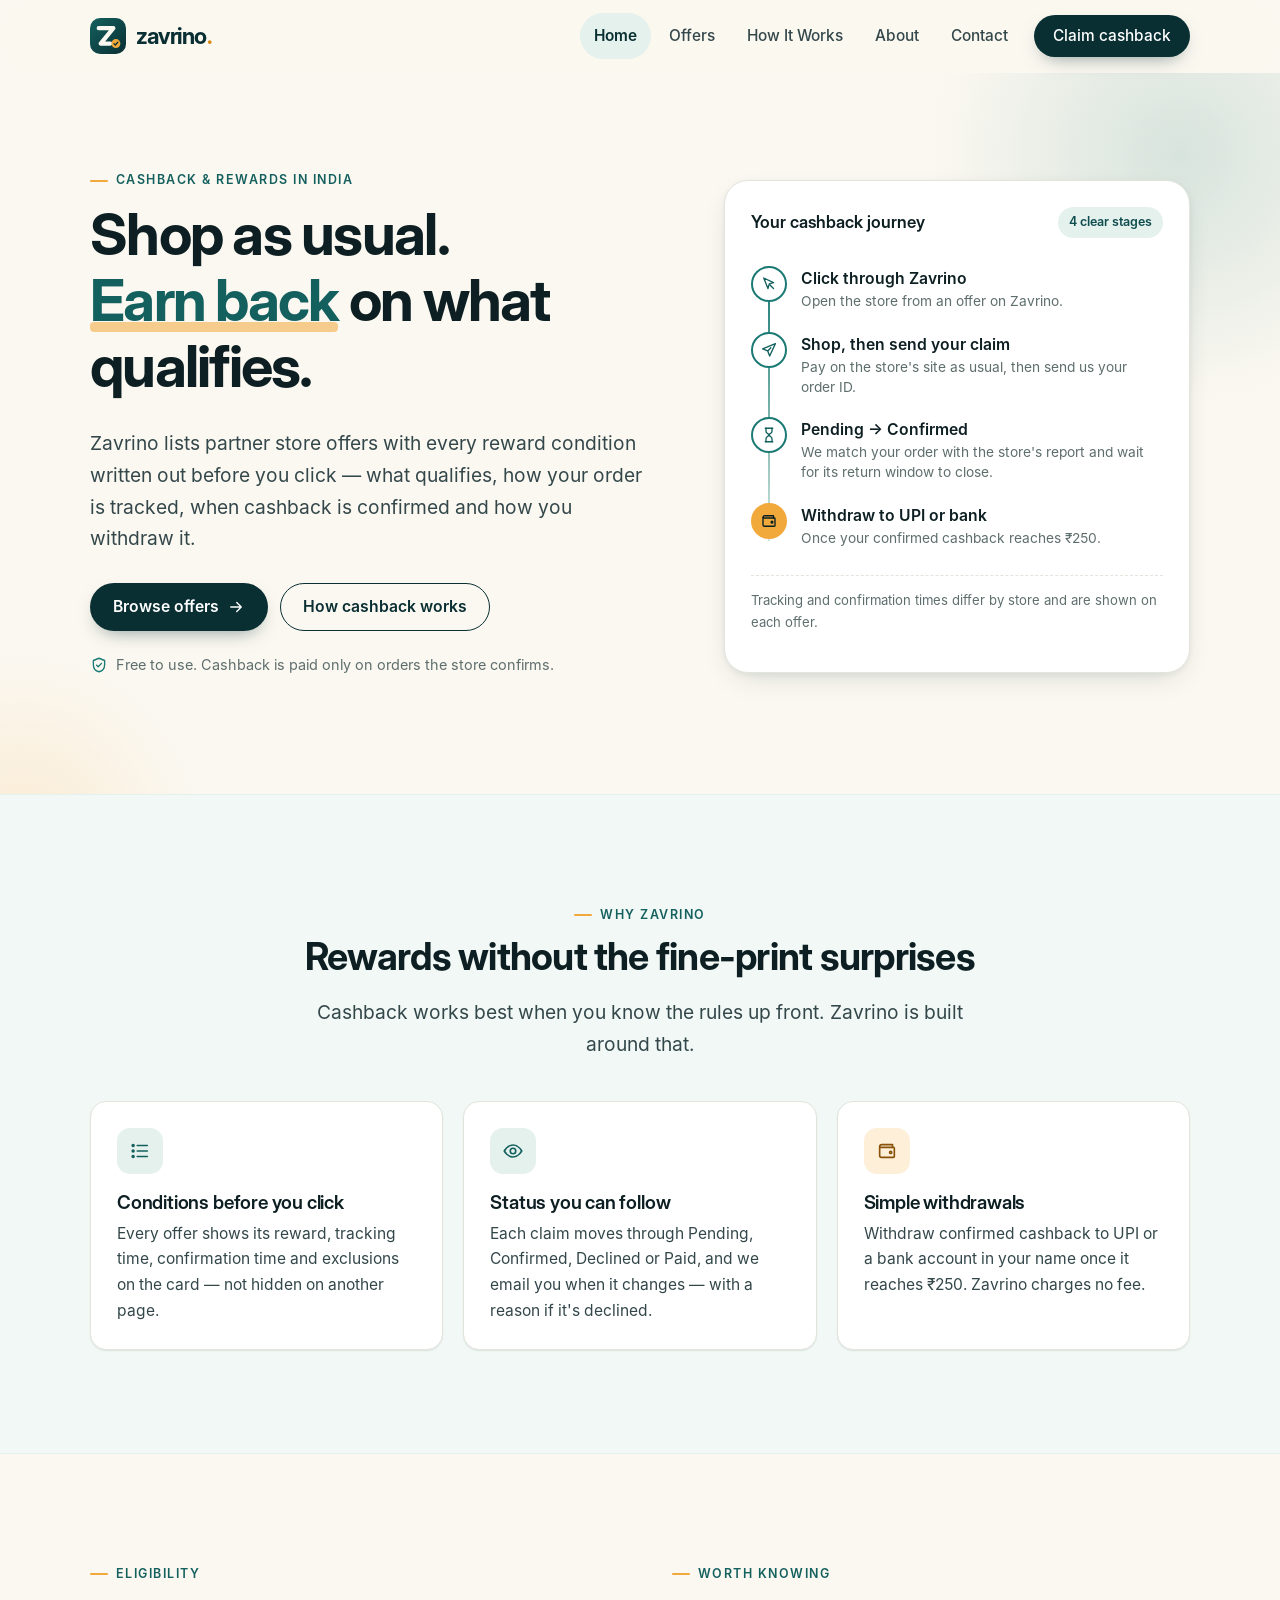
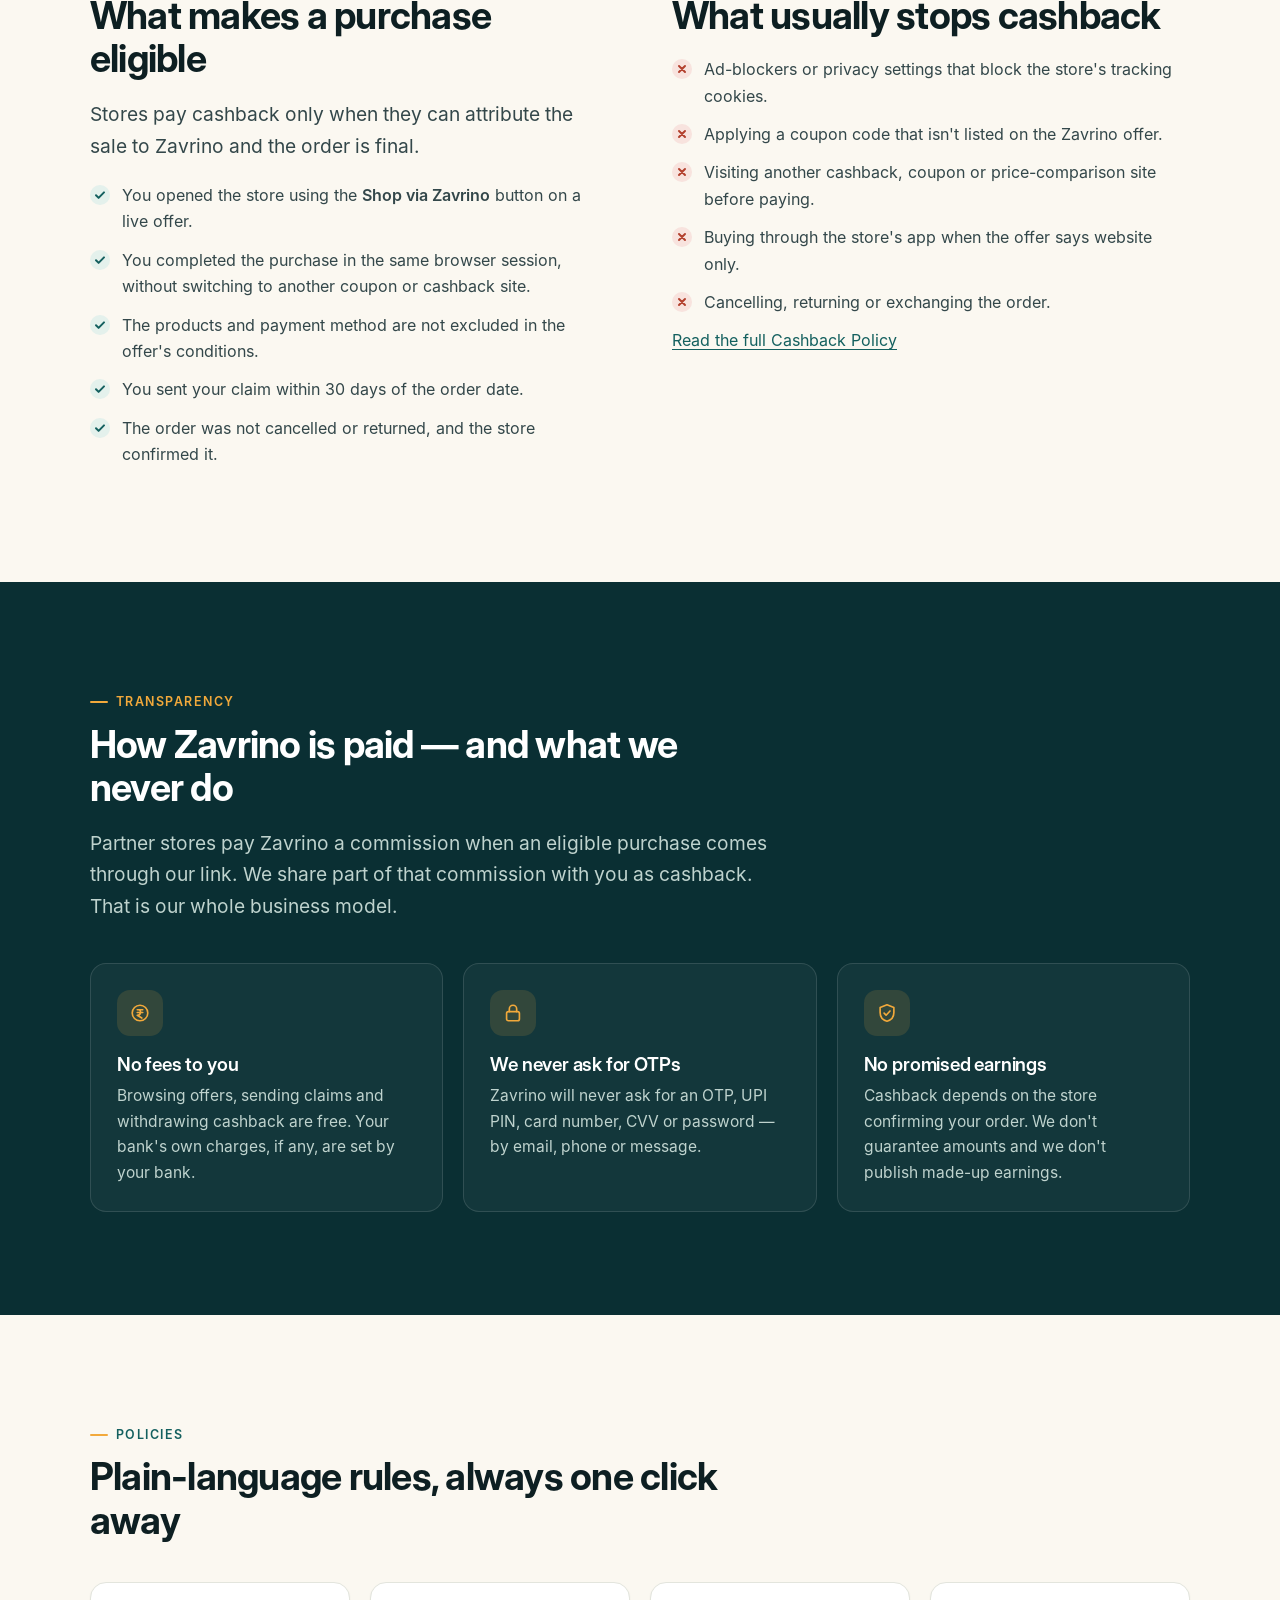
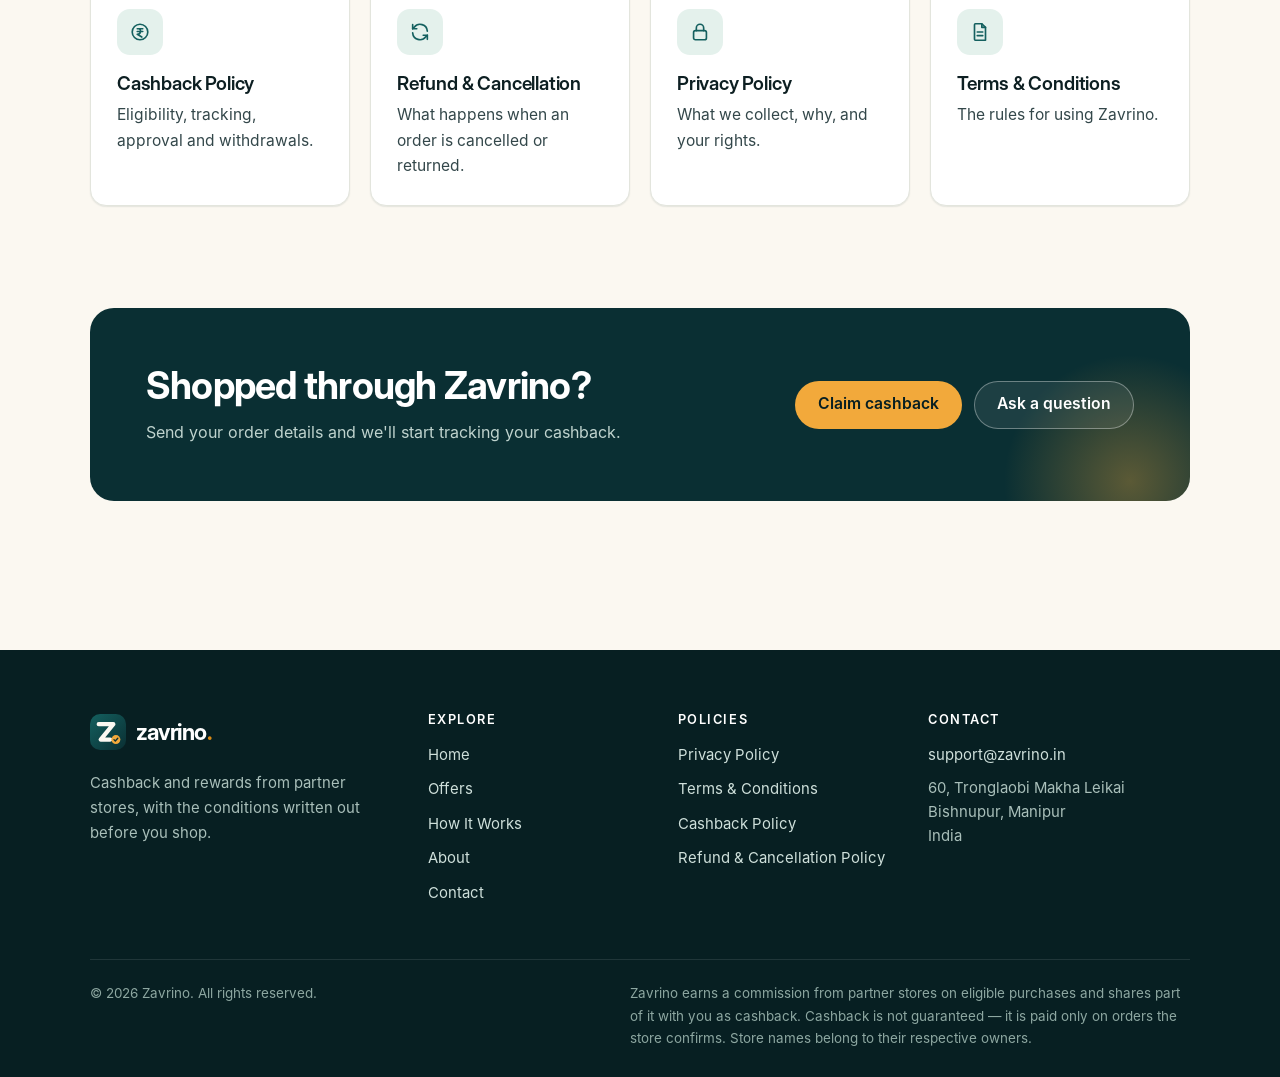
<file: index.html>
<!doctype html>
<html lang="en-IN" class="no-js">
<head>
<meta charset="utf-8">
<meta name="viewport" content="width=device-width, initial-scale=1">
<title>Zavrino — Cashback &amp; rewards with clear conditions</title>
<meta name="description" content="Zavrino is an Indian cashback and rewards website. See each partner offer&#x27;s rate, tracking time, confirmation time and conditions before you shop, then withdraw confirmed cashback to UPI or bank.">
<link rel="canonical" href="https://zavrino.in/">
<meta name="robots" content="index, follow">
<meta name="theme-color" content="#0A2F33">
<meta name="format-detection" content="telephone=no">
<link rel="icon" href="favicon.svg" type="image/svg+xml">
<link rel="icon" href="favicon-32.png" sizes="32x32" type="image/png">
<link rel="apple-touch-icon" href="apple-touch-icon.png">
<link rel="manifest" href="site.webmanifest">
<meta property="og:type" content="website">
<meta property="og:site_name" content="Zavrino">
<meta property="og:locale" content="en_IN">
<meta property="og:title" content="Zavrino — Cashback &amp; rewards with clear conditions">
<meta property="og:description" content="Zavrino is an Indian cashback and rewards website. See each partner offer&#x27;s rate, tracking time, confirmation time and conditions before you shop, then withdraw confirmed cashback to UPI or bank.">
<meta property="og:url" content="https://zavrino.in/">
<meta property="og:image" content="https://zavrino.in/assets/img/og-image.png">
<meta property="og:image:width" content="1200">
<meta property="og:image:height" content="630">
<meta property="og:image:alt" content="Zavrino — cashback and rewards with clear conditions">
<meta name="twitter:card" content="summary_large_image">
<meta name="twitter:title" content="Zavrino — Cashback &amp; rewards with clear conditions">
<meta name="twitter:description" content="Zavrino is an Indian cashback and rewards website. See each partner offer&#x27;s rate, tracking time, confirmation time and conditions before you shop, then withdraw confirmed cashback to UPI or bank.">
<meta name="twitter:image" content="https://zavrino.in/assets/img/og-image.png">
<link rel="stylesheet" href="assets/css/styles.css">
<script type="application/ld+json">{"@context": "https://schema.org", "@type": "Organization", "name": "Zavrino", "url": "https://zavrino.in/", "logo": "https://zavrino.in/apple-touch-icon.png", "email": "support@zavrino.in", "address": {"@type": "PostalAddress", "streetAddress": "60, Tronglaobi Makha Leikai", "addressLocality": "Bishnupur", "addressRegion": "Manipur", "addressCountry": "IN"}}</script>
<script type="application/ld+json">{"@context": "https://schema.org", "@type": "WebSite", "name": "Zavrino", "url": "https://zavrino.in/"}</script>
</head>
<body>
<a class="skip-link" href="#main">Skip to content</a>
<header class="site-header">
  <div class="wrap nav">
    <a class="brand" href="index.html" aria-label="Zavrino home">
      <img src="assets/img/logo-mark.svg" alt="" width="36" height="36">
      <span class="wordmark">zavrino<span class="dot">.</span></span>
    </a>
    <button class="nav-toggle" type="button" aria-expanded="false" aria-controls="nav-menu" aria-label="Open menu"><span></span></button>
    <nav class="nav-menu" id="nav-menu" aria-label="Main">
      <ul class="nav-links">
        <li><a href="index.html" aria-current="page">Home</a></li><li><a href="offers.html">Offers</a></li><li><a href="how-it-works.html">How It Works</a></li><li><a href="about.html">About</a></li><li><a href="contact.html">Contact</a></li>
        <li class="nav-cta"><a class="btn btn--primary" href="contact.html?topic=claim">Claim cashback</a></li>
      </ul>
    </nav>
  </div>
</header>
<main id="main">
<section class="hero">
  <div class="wrap hero-grid">
    <div>
      <span class="eyebrow">Cashback &amp; rewards in India</span>
      <h1>Shop as usual. <span class="accent">Earn back</span> on what qualifies.</h1>
      <p class="lead">Zavrino lists partner store offers with every reward condition written out before you click — what qualifies, how your order is tracked, when cashback is confirmed and how you withdraw it.</p>
      <div class="btn-row">
        <a class="btn btn--primary" href="offers.html">Browse offers <svg viewBox="0 0 24 24" fill="none" stroke="currentColor" stroke-width="1.8" stroke-linecap="round" stroke-linejoin="round" aria-hidden="true" focusable="false"><path d="M5 12h14M13 6l6 6-6 6"/></svg></a>
        <a class="btn btn--ghost" href="how-it-works.html">How cashback works</a>
      </div>
      <p class="hero-note"><svg viewBox="0 0 24 24" fill="none" stroke="currentColor" stroke-width="1.8" stroke-linecap="round" stroke-linejoin="round" aria-hidden="true" focusable="false"><path d="M12 3l7.5 3v5.5c0 4.6-3.2 8.3-7.5 9.5-4.3-1.2-7.5-4.9-7.5-9.5V6L12 3z"/><path d="M8.8 12.2l2.2 2.2 4.3-4.6"/></svg> Free to use. Cashback is paid only on orders the store confirms.</p>
    </div>
    <div class="journey reveal" aria-label="The four stages of a Zavrino cashback">
      <div class="journey-head"><strong>Your cashback journey</strong><span class="chip">4 clear stages</span></div>
      <ol class="steps-v">
        <li><span class="ic"><svg viewBox="0 0 24 24" fill="none" stroke="currentColor" stroke-width="1.8" stroke-linecap="round" stroke-linejoin="round" aria-hidden="true" focusable="false"><path d="M5 4l13 6.2-5.6 1.7L10.6 18 5 4z"/><path d="M13 13l5 5"/></svg></span><div><b>Click through Zavrino</b><small>Open the store from an offer on Zavrino.</small></div></li>
        <li><span class="ic"><svg viewBox="0 0 24 24" fill="none" stroke="currentColor" stroke-width="1.8" stroke-linecap="round" stroke-linejoin="round" aria-hidden="true" focusable="false"><path d="M20.5 3.5L3.5 10.6l6.8 2.6 2.6 6.8 7.6-16.5z"/><path d="M10.3 13.2l4.2-4.2"/></svg></span><div><b>Shop, then send your claim</b><small>Pay on the store's site as usual, then send us your order ID.</small></div></li>
        <li><span class="ic"><svg viewBox="0 0 24 24" fill="none" stroke="currentColor" stroke-width="1.8" stroke-linecap="round" stroke-linejoin="round" aria-hidden="true" focusable="false"><path d="M7 3h10M7 21h10"/><path d="M8 3v3.5a4 4 0 001.6 3.2L12 11.5l2.4-1.8A4 4 0 0016 6.5V3"/><path d="M8 21v-3.5a4 4 0 011.6-3.2L12 12.5l2.4 1.8a4 4 0 011.6 3.2V21"/></svg></span><div><b>Pending → Confirmed</b><small>We match your order with the store's report and wait for its return window to close.</small></div></li>
        <li><span class="ic"><svg viewBox="0 0 24 24" fill="none" stroke="currentColor" stroke-width="1.8" stroke-linecap="round" stroke-linejoin="round" aria-hidden="true" focusable="false"><path d="M4 7.5A2.5 2.5 0 016.5 5H18v3"/><path d="M4 7.5V17a2 2 0 002 2h13a1 1 0 001-1V9a1 1 0 00-1-1H6.5A2.5 2.5 0 014 7.5z"/><circle cx="16" cy="13.5" r="1.2"/></svg></span><div><b>Withdraw to UPI or bank</b><small>Once your confirmed cashback reaches ₹250.</small></div></li>
      </ol>
      <p class="journey-foot">Tracking and confirmation times differ by store and are shown on each offer.</p>
    </div>
  </div>
</section>

<section class="section section--mint">
  <div class="wrap">
    <div class="section-head section-head--center reveal">
      <span class="eyebrow">Why Zavrino</span>
      <h2>Rewards without the fine-print surprises</h2>
      <p class="lead">Cashback works best when you know the rules up front. Zavrino is built around that.</p>
    </div>
    <div class="grid grid-3">
      <article class="card reveal"><div class="icon-tile"><svg viewBox="0 0 24 24" fill="none" stroke="currentColor" stroke-width="1.8" stroke-linecap="round" stroke-linejoin="round" aria-hidden="true" focusable="false"><path d="M9 6h11M9 12h11M9 18h11"/><circle cx="4.5" cy="6" r="1"/><circle cx="4.5" cy="12" r="1"/><circle cx="4.5" cy="18" r="1"/></svg></div><h3>Conditions before you click</h3><p>Every offer shows its reward, tracking time, confirmation time and exclusions on the card — not hidden on another page.</p></article>
      <article class="card reveal"><div class="icon-tile"><svg viewBox="0 0 24 24" fill="none" stroke="currentColor" stroke-width="1.8" stroke-linecap="round" stroke-linejoin="round" aria-hidden="true" focusable="false"><path d="M2.5 12S6 5.5 12 5.5 21.5 12 21.5 12 18 18.5 12 18.5 2.5 12 2.5 12z"/><circle cx="12" cy="12" r="3"/></svg></div><h3>Status you can follow</h3><p>Each claim moves through Pending, Confirmed, Declined or Paid, and we email you when it changes — with a reason if it's declined.</p></article>
      <article class="card reveal"><div class="icon-tile icon-tile--gold"><svg viewBox="0 0 24 24" fill="none" stroke="currentColor" stroke-width="1.8" stroke-linecap="round" stroke-linejoin="round" aria-hidden="true" focusable="false"><path d="M4 7.5A2.5 2.5 0 016.5 5H18v3"/><path d="M4 7.5V17a2 2 0 002 2h13a1 1 0 001-1V9a1 1 0 00-1-1H6.5A2.5 2.5 0 014 7.5z"/><circle cx="16" cy="13.5" r="1.2"/></svg></div><h3>Simple withdrawals</h3><p>Withdraw confirmed cashback to UPI or a bank account in your name once it reaches ₹250. Zavrino charges no fee.</p></article>
    </div>
  </div>
</section>

<section class="section">
  <div class="wrap split">
    <div class="reveal">
      <span class="eyebrow">Eligibility</span>
      <h2>What makes a purchase eligible</h2>
      <p class="lead">Stores pay cashback only when they can attribute the sale to Zavrino and the order is final.</p>
      <ul class="checklist">
        <li>You opened the store using the <strong>Shop via Zavrino</strong> button on a live offer.</li>
        <li>You completed the purchase in the same browser session, without switching to another coupon or cashback site.</li>
        <li>The products and payment method are not excluded in the offer's conditions.</li>
        <li>You sent your claim within 30 days of the order date.</li>
        <li>The order was not cancelled or returned, and the store confirmed it.</li>
      </ul>
    </div>
    <div class="reveal">
      <span class="eyebrow">Worth knowing</span>
      <h2>What usually stops cashback</h2>
      <ul class="checklist checklist--x">
        <li>Ad-blockers or privacy settings that block the store's tracking cookies.</li>
        <li>Applying a coupon code that isn't listed on the Zavrino offer.</li>
        <li>Visiting another cashback, coupon or price-comparison site before paying.</li>
        <li>Buying through the store's app when the offer says website only.</li>
        <li>Cancelling, returning or exchanging the order.</li>
      </ul>
      <p><a href="cashback-policy.html">Read the full Cashback Policy</a></p>
    </div>
  </div>
</section>

<section class="section section--dark">
  <div class="wrap">
    <div class="section-head reveal">
      <span class="eyebrow">Transparency</span>
      <h2>How Zavrino is paid — and what we never do</h2>
      <p class="lead" style="color:#BFD3CE">Partner stores pay Zavrino a commission when an eligible purchase comes through our link. We share part of that commission with you as cashback. That is our whole business model.</p>
    </div>
    <div class="grid grid-3">
      <article class="card reveal"><div class="icon-tile"><svg viewBox="0 0 24 24" fill="none" stroke="currentColor" stroke-width="1.8" stroke-linecap="round" stroke-linejoin="round" aria-hidden="true" focusable="false"><circle cx="12" cy="12" r="8.5"/><path d="M9 8.5h6M9 11.5h6M10.5 8.5c3 0 3 6-1.5 6l5 3"/></svg></div><h3>No fees to you</h3><p>Browsing offers, sending claims and withdrawing cashback are free. Your bank's own charges, if any, are set by your bank.</p></article>
      <article class="card reveal"><div class="icon-tile"><svg viewBox="0 0 24 24" fill="none" stroke="currentColor" stroke-width="1.8" stroke-linecap="round" stroke-linejoin="round" aria-hidden="true" focusable="false"><rect x="5" y="10.5" width="14" height="10" rx="2"/><path d="M8 10.5V7.5a4 4 0 018 0v3"/></svg></div><h3>We never ask for OTPs</h3><p>Zavrino will never ask for an OTP, UPI PIN, card number, CVV or password — by email, phone or message.</p></article>
      <article class="card reveal"><div class="icon-tile"><svg viewBox="0 0 24 24" fill="none" stroke="currentColor" stroke-width="1.8" stroke-linecap="round" stroke-linejoin="round" aria-hidden="true" focusable="false"><path d="M12 3l7.5 3v5.5c0 4.6-3.2 8.3-7.5 9.5-4.3-1.2-7.5-4.9-7.5-9.5V6L12 3z"/><path d="M8.8 12.2l2.2 2.2 4.3-4.6"/></svg></div><h3>No promised earnings</h3><p>Cashback depends on the store confirming your order. We don't guarantee amounts and we don't publish made-up earnings.</p></article>
    </div>
  </div>
</section>

<section class="section">
  <div class="wrap">
    <div class="section-head reveal">
      <span class="eyebrow">Policies</span>
      <h2>Plain-language rules, always one click away</h2>
    </div>
    <div class="grid grid-4">
      <a class="card reveal" href="cashback-policy.html" style="text-decoration:none"><div class="icon-tile"><svg viewBox="0 0 24 24" fill="none" stroke="currentColor" stroke-width="1.8" stroke-linecap="round" stroke-linejoin="round" aria-hidden="true" focusable="false"><circle cx="12" cy="12" r="8.5"/><path d="M9 8.5h6M9 11.5h6M10.5 8.5c3 0 3 6-1.5 6l5 3"/></svg></div><h3>Cashback Policy</h3><p>Eligibility, tracking, approval and withdrawals.</p></a>
      <a class="card reveal" href="refund-policy.html" style="text-decoration:none"><div class="icon-tile"><svg viewBox="0 0 24 24" fill="none" stroke="currentColor" stroke-width="1.8" stroke-linecap="round" stroke-linejoin="round" aria-hidden="true" focusable="false"><path d="M20 11a8 8 0 00-14.3-4.3L4 8.5"/><path d="M4 4v4.5h4.5"/><path d="M4 13a8 8 0 0014.3 4.3L20 15.5"/><path d="M20 20v-4.5h-4.5"/></svg></div><h3>Refund &amp; Cancellation</h3><p>What happens when an order is cancelled or returned.</p></a>
      <a class="card reveal" href="privacy-policy.html" style="text-decoration:none"><div class="icon-tile"><svg viewBox="0 0 24 24" fill="none" stroke="currentColor" stroke-width="1.8" stroke-linecap="round" stroke-linejoin="round" aria-hidden="true" focusable="false"><rect x="5" y="10.5" width="14" height="10" rx="2"/><path d="M8 10.5V7.5a4 4 0 018 0v3"/></svg></div><h3>Privacy Policy</h3><p>What we collect, why, and your rights.</p></a>
      <a class="card reveal" href="terms.html" style="text-decoration:none"><div class="icon-tile"><svg viewBox="0 0 24 24" fill="none" stroke="currentColor" stroke-width="1.8" stroke-linecap="round" stroke-linejoin="round" aria-hidden="true" focusable="false"><path d="M7 3h7l4 4v14H7a1 1 0 01-1-1V4a1 1 0 011-1z"/><path d="M14 3v4h4M9 12h6M9 16h6"/></svg></div><h3>Terms &amp; Conditions</h3><p>The rules for using Zavrino.</p></a>
    </div>
  </div>
</section>

<section class="section--tight" style="padding-top:0">
  <div class="wrap">
    <div class="cta-band reveal">
      <div>
        <h2>Shopped through Zavrino?</h2>
        <p>Send your order details and we'll start tracking your cashback.</p>
      </div>
      <div class="btn-row">
        <a class="btn btn--accent" href="contact.html?topic=claim">Claim cashback</a>
        <a class="btn btn--light" href="contact.html">Ask a question</a>
      </div>
    </div>
  </div>
</section>
<div style="height:clamp(40px,6vw,80px)"></div>
</main>
<footer class="site-footer">
  <div class="wrap">
    <div class="footer-grid">
      <div class="footer-brand">
        <a class="brand" href="index.html" aria-label="Zavrino home">
          <img src="assets/img/logo-mark.svg" alt="" width="36" height="36">
          <span class="wordmark">zavrino<span class="dot">.</span></span>
        </a>
        <p>Cashback and rewards from partner stores, with the conditions written out before you shop.</p>
      </div>
      <div>
        <h2>Explore</h2>
        <ul><li><a href="index.html">Home</a></li><li><a href="offers.html">Offers</a></li><li><a href="how-it-works.html">How It Works</a></li><li><a href="about.html">About</a></li><li><a href="contact.html">Contact</a></li></ul>
      </div>
      <div>
        <h2>Policies</h2>
        <ul><li><a href="privacy-policy.html">Privacy Policy</a></li><li><a href="terms.html">Terms & Conditions</a></li><li><a href="cashback-policy.html">Cashback Policy</a></li><li><a href="refund-policy.html">Refund & Cancellation Policy</a></li></ul>
      </div>
      <div>
        <h2>Contact</h2>
        <ul>
          <li><a href="mailto:support@zavrino.in">support@zavrino.in</a></li>
          <li><address>60, Tronglaobi Makha Leikai<br>Bishnupur, Manipur<br>India</address></li>
        </ul>
      </div>
    </div>
    <div class="footer-bottom">
      <p>&copy; <span data-year>2026</span> Zavrino. All rights reserved.</p>
      <p>Zavrino earns a commission from partner stores on eligible purchases and shares part of it with you as cashback. Cashback is not guaranteed — it is paid only on orders the store confirms. Store names belong to their respective owners.</p>
    </div>
  </div>
</footer>
<script src="assets/js/main.js" defer></script>
</body>
</html>
</file>
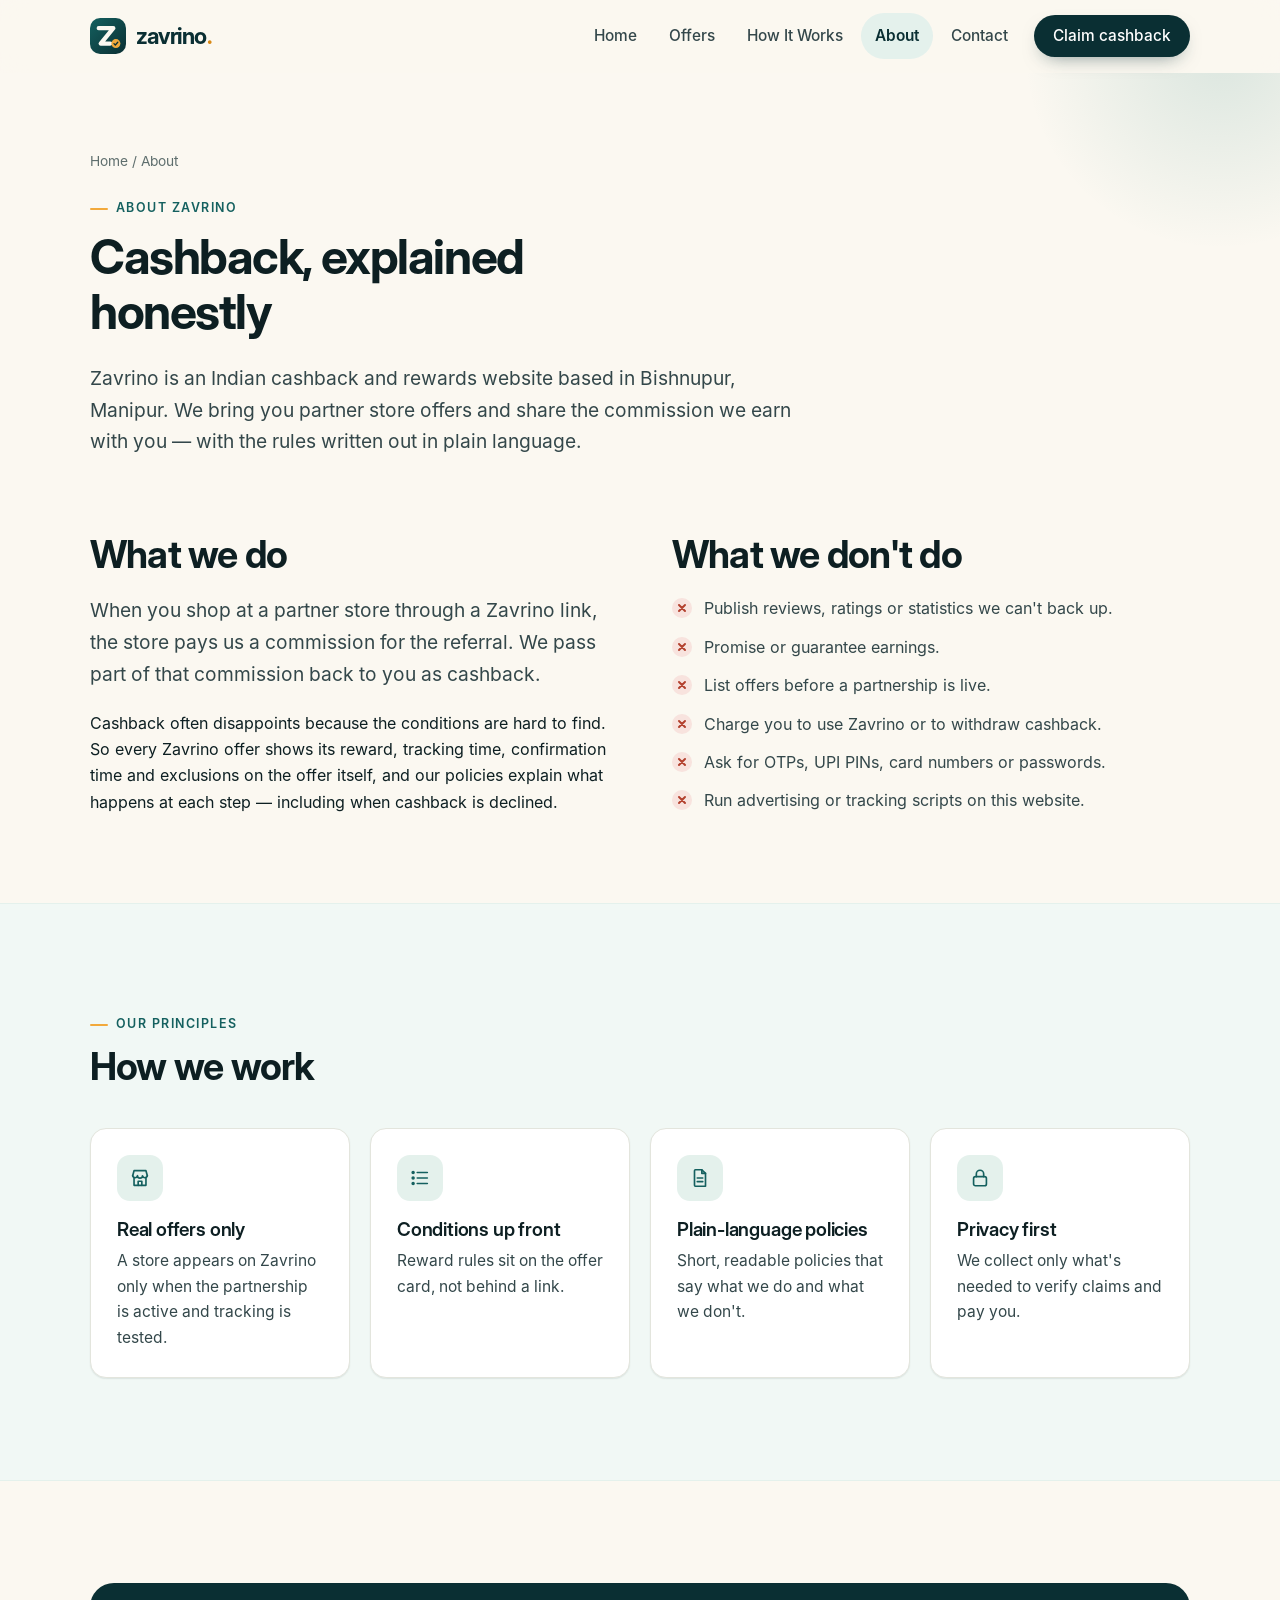
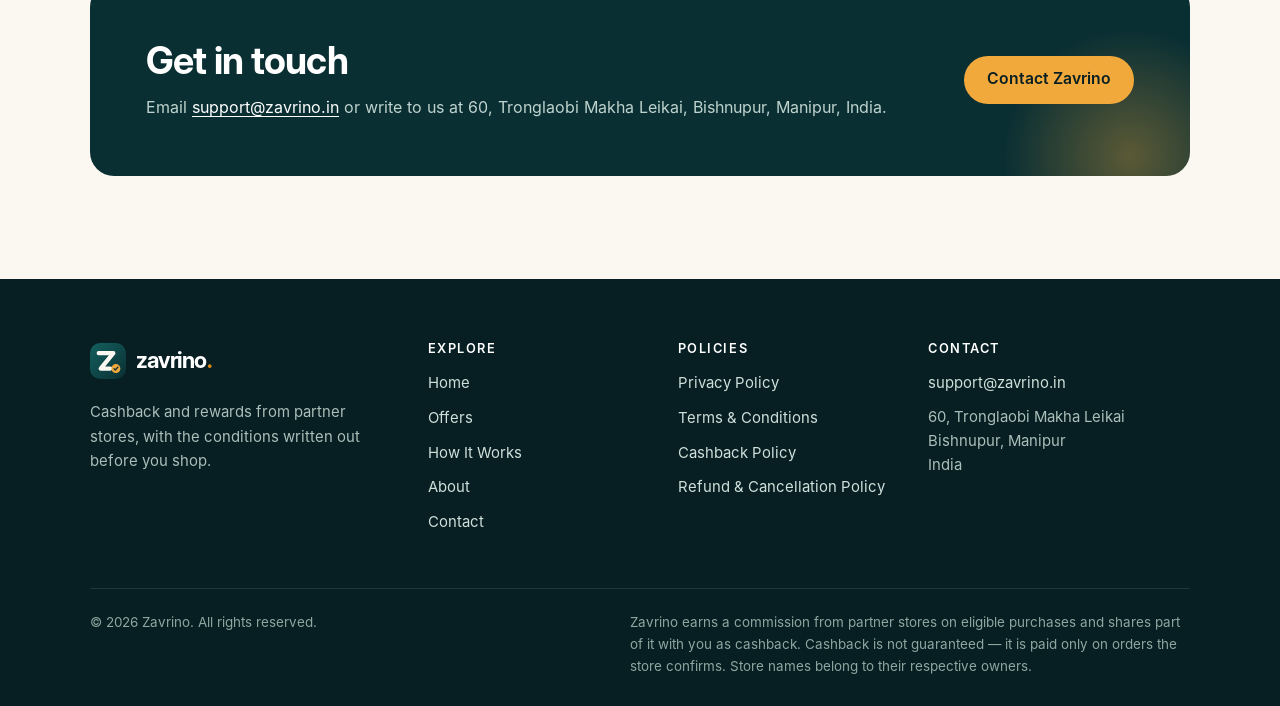
<file: about.html>
<!doctype html>
<html lang="en-IN" class="no-js">
<head>
<meta charset="utf-8">
<meta name="viewport" content="width=device-width, initial-scale=1">
<title>About Zavrino | Zavrino</title>
<meta name="description" content="Zavrino is an Indian cashback and rewards website based in Bishnupur, Manipur, built around clear offer conditions and plain-language policies.">
<link rel="canonical" href="https://zavrino.in/about.html">
<meta name="robots" content="index, follow">
<meta name="theme-color" content="#0A2F33">
<meta name="format-detection" content="telephone=no">
<link rel="icon" href="favicon.svg" type="image/svg+xml">
<link rel="icon" href="favicon-32.png" sizes="32x32" type="image/png">
<link rel="apple-touch-icon" href="apple-touch-icon.png">
<link rel="manifest" href="site.webmanifest">
<meta property="og:type" content="website">
<meta property="og:site_name" content="Zavrino">
<meta property="og:locale" content="en_IN">
<meta property="og:title" content="About Zavrino | Zavrino">
<meta property="og:description" content="Zavrino is an Indian cashback and rewards website based in Bishnupur, Manipur, built around clear offer conditions and plain-language policies.">
<meta property="og:url" content="https://zavrino.in/about.html">
<meta property="og:image" content="https://zavrino.in/assets/img/og-image.png">
<meta property="og:image:width" content="1200">
<meta property="og:image:height" content="630">
<meta property="og:image:alt" content="Zavrino — cashback and rewards with clear conditions">
<meta name="twitter:card" content="summary_large_image">
<meta name="twitter:title" content="About Zavrino | Zavrino">
<meta name="twitter:description" content="Zavrino is an Indian cashback and rewards website based in Bishnupur, Manipur, built around clear offer conditions and plain-language policies.">
<meta name="twitter:image" content="https://zavrino.in/assets/img/og-image.png">
<link rel="stylesheet" href="assets/css/styles.css">
</head>
<body>
<a class="skip-link" href="#main">Skip to content</a>
<header class="site-header">
  <div class="wrap nav">
    <a class="brand" href="index.html" aria-label="Zavrino home">
      <img src="assets/img/logo-mark.svg" alt="" width="36" height="36">
      <span class="wordmark">zavrino<span class="dot">.</span></span>
    </a>
    <button class="nav-toggle" type="button" aria-expanded="false" aria-controls="nav-menu" aria-label="Open menu"><span></span></button>
    <nav class="nav-menu" id="nav-menu" aria-label="Main">
      <ul class="nav-links">
        <li><a href="index.html">Home</a></li><li><a href="offers.html">Offers</a></li><li><a href="how-it-works.html">How It Works</a></li><li><a href="about.html" aria-current="page">About</a></li><li><a href="contact.html">Contact</a></li>
        <li class="nav-cta"><a class="btn btn--primary" href="contact.html?topic=claim">Claim cashback</a></li>
      </ul>
    </nav>
  </div>
</header>
<main id="main">
<section class="page-hero">
  <div class="wrap">
    <nav class="breadcrumb" aria-label="Breadcrumb"><a href="index.html">Home</a> / <span aria-current="page">About</span></nav>
    <span class="eyebrow">About Zavrino</span>
    <h1>Cashback, explained honestly</h1>
    <p class="lead">Zavrino is an Indian cashback and rewards website based in Bishnupur, Manipur. We bring you partner store offers and share the commission we earn with you — with the rules written out in plain language.</p>
  </div>
</section>
<section class="section--tight" style="padding-top:8px">
  <div class="wrap split">
    <div class="reveal">
      <h2>What we do</h2>
      <p class="lead">When you shop at a partner store through a Zavrino link, the store pays us a commission for the referral. We pass part of that commission back to you as cashback.</p>
      <p>Cashback often disappoints because the conditions are hard to find. So every Zavrino offer shows its reward, tracking time, confirmation time and exclusions on the offer itself, and our policies explain what happens at each step — including when cashback is declined.</p>
    </div>
    <div class="reveal">
      <h2>What we don't do</h2>
      <ul class="checklist checklist--x">
        <li>Publish reviews, ratings or statistics we can't back up.</li>
        <li>Promise or guarantee earnings.</li>
        <li>List offers before a partnership is live.</li>
        <li>Charge you to use Zavrino or to withdraw cashback.</li>
        <li>Ask for OTPs, UPI PINs, card numbers or passwords.</li>
        <li>Run advertising or tracking scripts on this website.</li>
      </ul>
    </div>
  </div>
</section>

<section class="section section--mint">
  <div class="wrap">
    <div class="section-head">
      <span class="eyebrow">Our principles</span>
      <h2>How we work</h2>
    </div>
    <div class="grid grid-4">
      <article class="card reveal"><div class="icon-tile"><svg viewBox="0 0 24 24" fill="none" stroke="currentColor" stroke-width="1.8" stroke-linecap="round" stroke-linejoin="round" aria-hidden="true" focusable="false"><path d="M4 9.5L5.5 4h13L20 9.5"/><path d="M4 9.5a2.7 2.7 0 005.3 0 2.7 2.7 0 005.4 0 2.7 2.7 0 005.3 0"/><path d="M5.5 11.5V20h13v-8.5"/><path d="M10 20v-4.5h4V20"/></svg></div><h3>Real offers only</h3><p>A store appears on Zavrino only when the partnership is active and tracking is tested.</p></article>
      <article class="card reveal"><div class="icon-tile"><svg viewBox="0 0 24 24" fill="none" stroke="currentColor" stroke-width="1.8" stroke-linecap="round" stroke-linejoin="round" aria-hidden="true" focusable="false"><path d="M9 6h11M9 12h11M9 18h11"/><circle cx="4.5" cy="6" r="1"/><circle cx="4.5" cy="12" r="1"/><circle cx="4.5" cy="18" r="1"/></svg></div><h3>Conditions up front</h3><p>Reward rules sit on the offer card, not behind a link.</p></article>
      <article class="card reveal"><div class="icon-tile"><svg viewBox="0 0 24 24" fill="none" stroke="currentColor" stroke-width="1.8" stroke-linecap="round" stroke-linejoin="round" aria-hidden="true" focusable="false"><path d="M7 3h7l4 4v14H7a1 1 0 01-1-1V4a1 1 0 011-1z"/><path d="M14 3v4h4M9 12h6M9 16h6"/></svg></div><h3>Plain-language policies</h3><p>Short, readable policies that say what we do and what we don't.</p></article>
      <article class="card reveal"><div class="icon-tile"><svg viewBox="0 0 24 24" fill="none" stroke="currentColor" stroke-width="1.8" stroke-linecap="round" stroke-linejoin="round" aria-hidden="true" focusable="false"><rect x="5" y="10.5" width="14" height="10" rx="2"/><path d="M8 10.5V7.5a4 4 0 018 0v3"/></svg></div><h3>Privacy first</h3><p>We collect only what's needed to verify claims and pay you.</p></article>
    </div>
  </div>
</section>

<section class="section">
  <div class="wrap">
    <div class="cta-band">
      <div><h2>Get in touch</h2><p>Email <a href="mailto:support@zavrino.in" style="color:#fff">support@zavrino.in</a> or write to us at 60, Tronglaobi Makha Leikai, Bishnupur, Manipur, India.</p></div>
      <div class="btn-row"><a class="btn btn--accent" href="contact.html">Contact Zavrino</a></div>
    </div>
  </div>
</section>
</main>
<footer class="site-footer">
  <div class="wrap">
    <div class="footer-grid">
      <div class="footer-brand">
        <a class="brand" href="index.html" aria-label="Zavrino home">
          <img src="assets/img/logo-mark.svg" alt="" width="36" height="36">
          <span class="wordmark">zavrino<span class="dot">.</span></span>
        </a>
        <p>Cashback and rewards from partner stores, with the conditions written out before you shop.</p>
      </div>
      <div>
        <h2>Explore</h2>
        <ul><li><a href="index.html">Home</a></li><li><a href="offers.html">Offers</a></li><li><a href="how-it-works.html">How It Works</a></li><li><a href="about.html">About</a></li><li><a href="contact.html">Contact</a></li></ul>
      </div>
      <div>
        <h2>Policies</h2>
        <ul><li><a href="privacy-policy.html">Privacy Policy</a></li><li><a href="terms.html">Terms & Conditions</a></li><li><a href="cashback-policy.html">Cashback Policy</a></li><li><a href="refund-policy.html">Refund & Cancellation Policy</a></li></ul>
      </div>
      <div>
        <h2>Contact</h2>
        <ul>
          <li><a href="mailto:support@zavrino.in">support@zavrino.in</a></li>
          <li><address>60, Tronglaobi Makha Leikai<br>Bishnupur, Manipur<br>India</address></li>
        </ul>
      </div>
    </div>
    <div class="footer-bottom">
      <p>&copy; <span data-year>2026</span> Zavrino. All rights reserved.</p>
      <p>Zavrino earns a commission from partner stores on eligible purchases and shares part of it with you as cashback. Cashback is not guaranteed — it is paid only on orders the store confirms. Store names belong to their respective owners.</p>
    </div>
  </div>
</footer>
<script src="assets/js/main.js" defer></script>
</body>
</html>
</file>
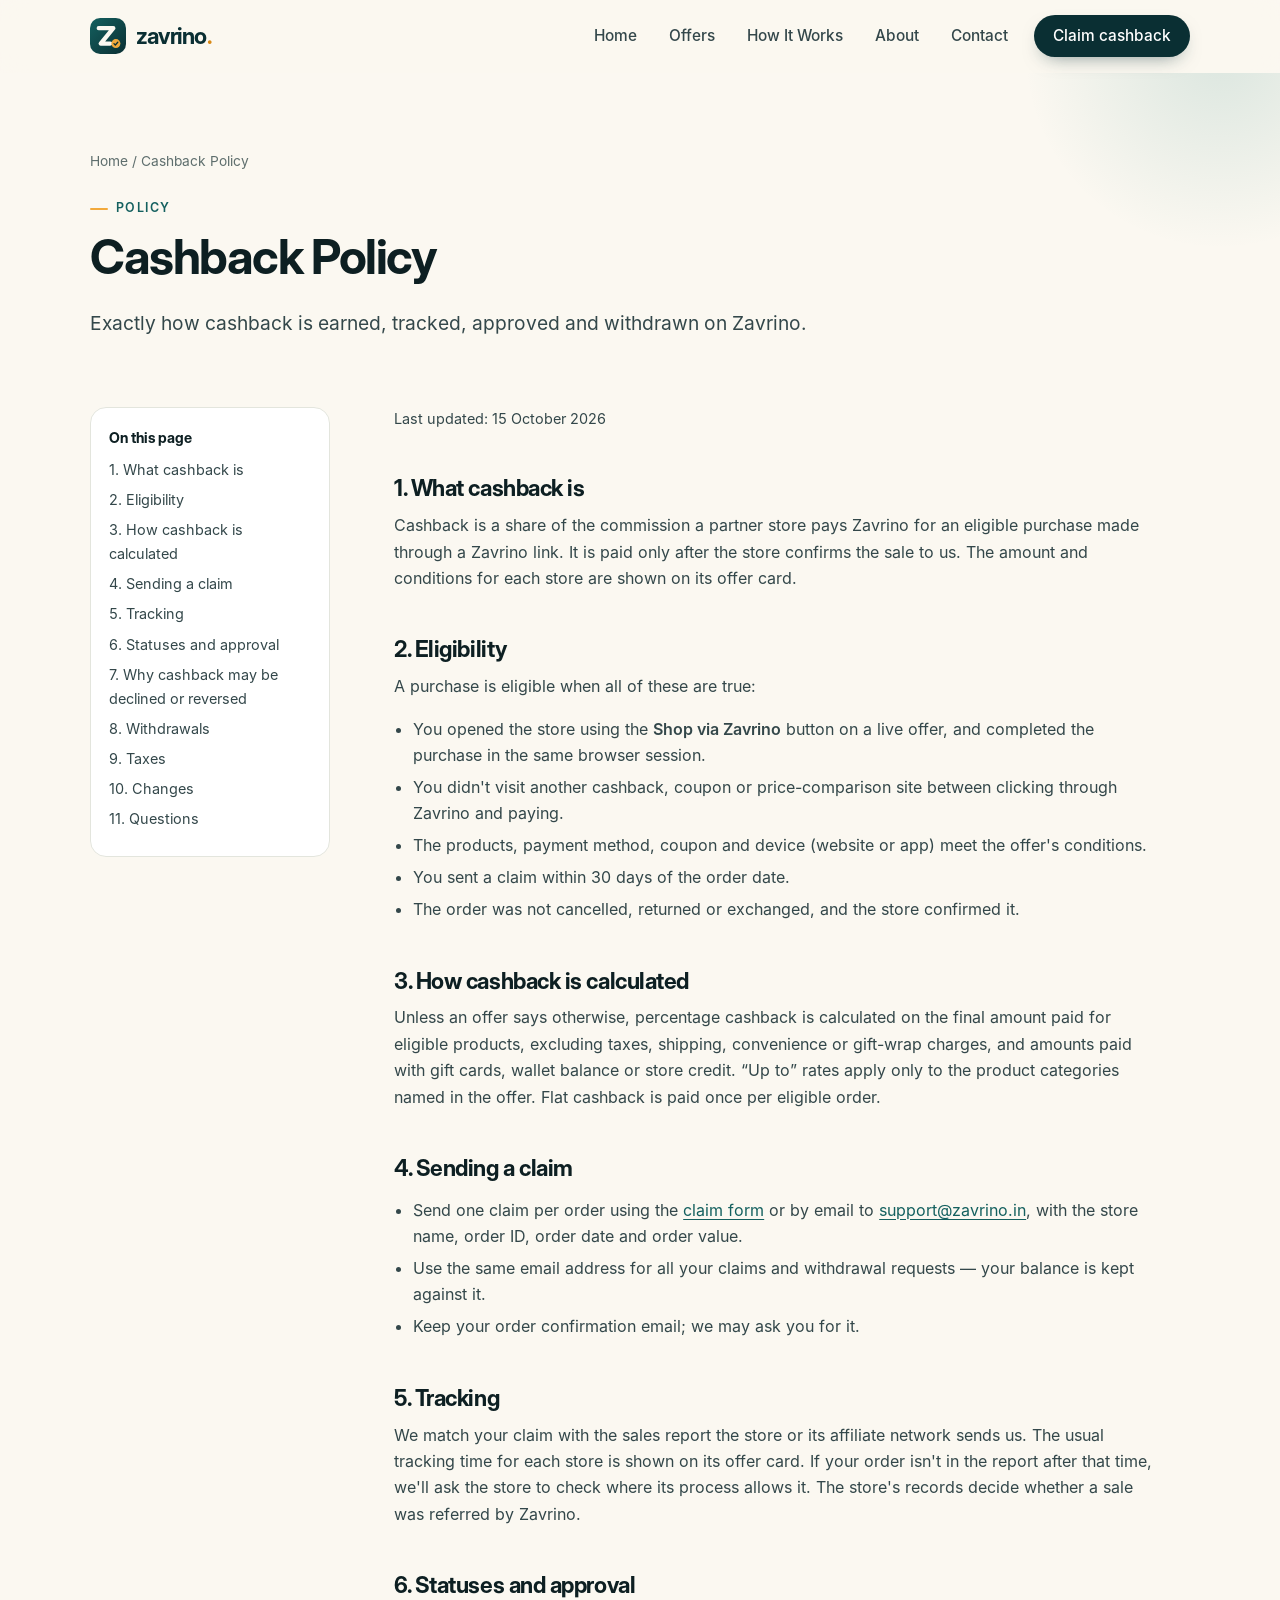
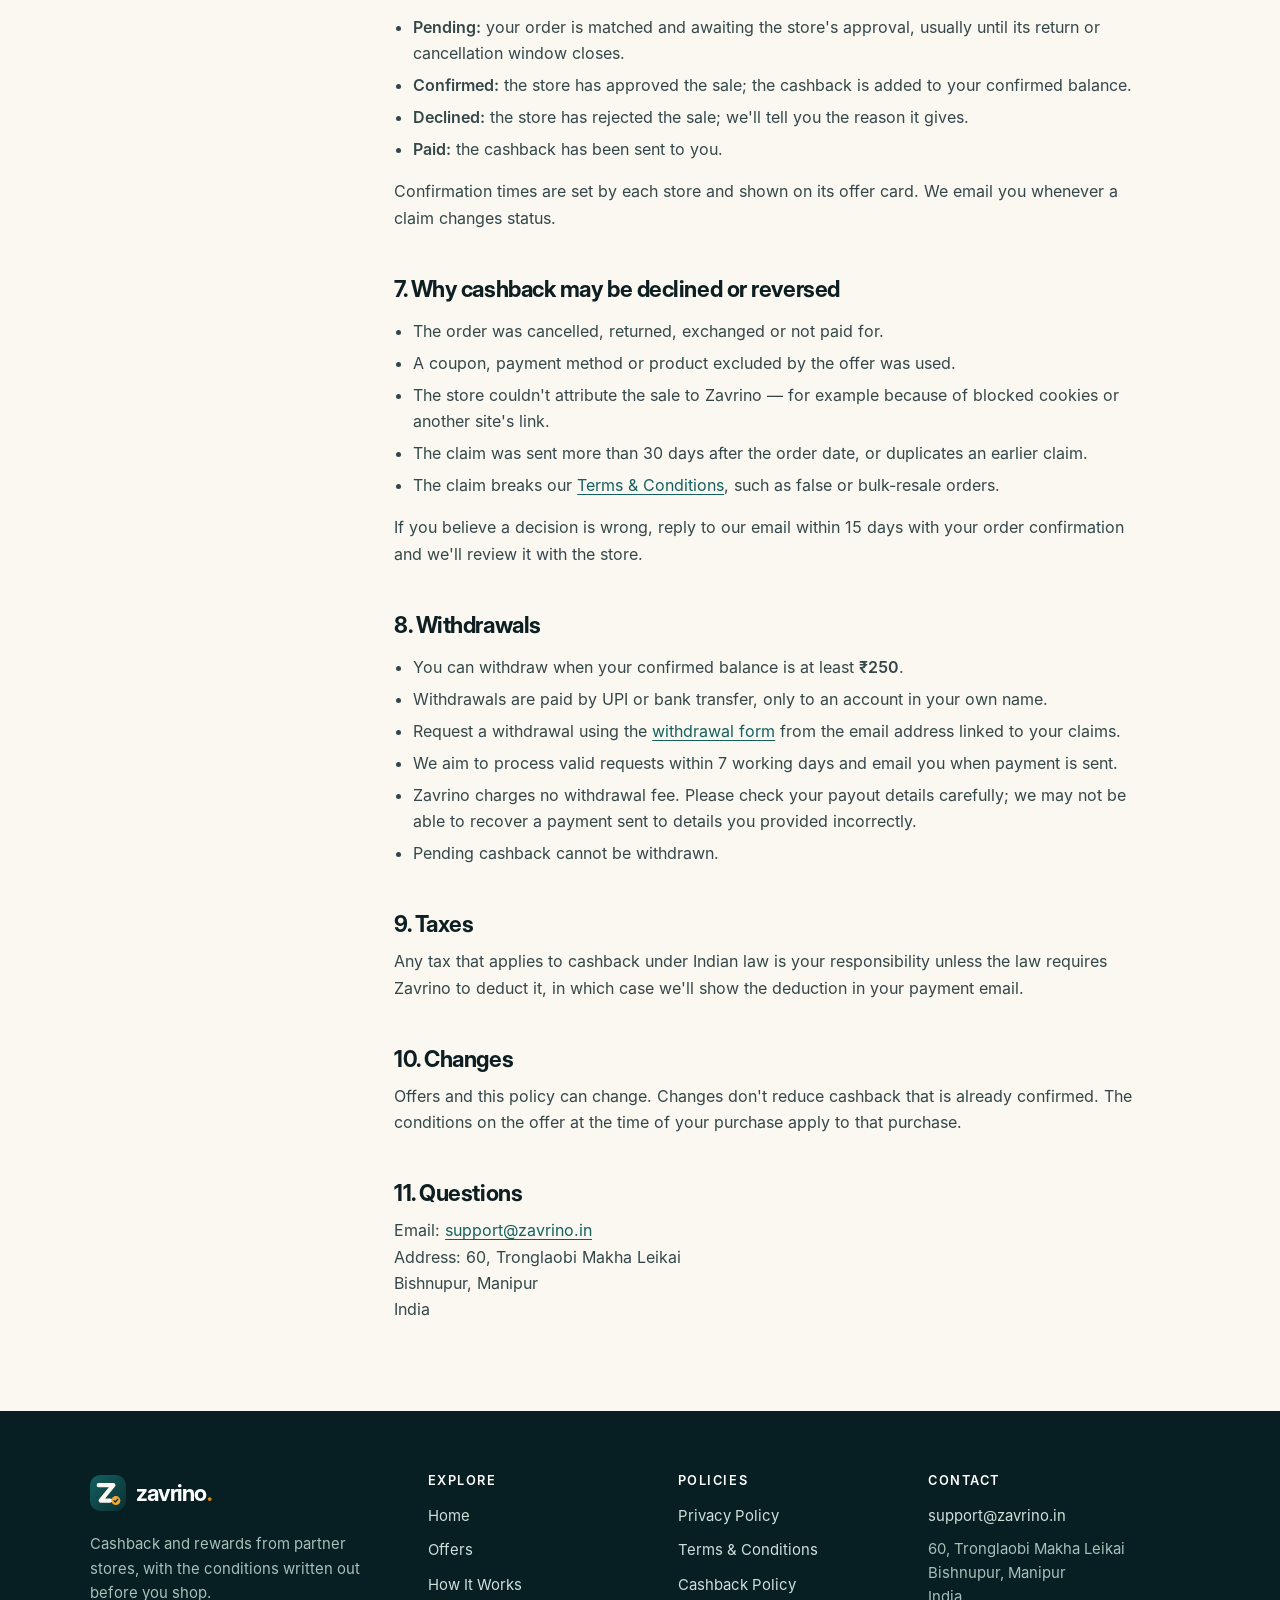
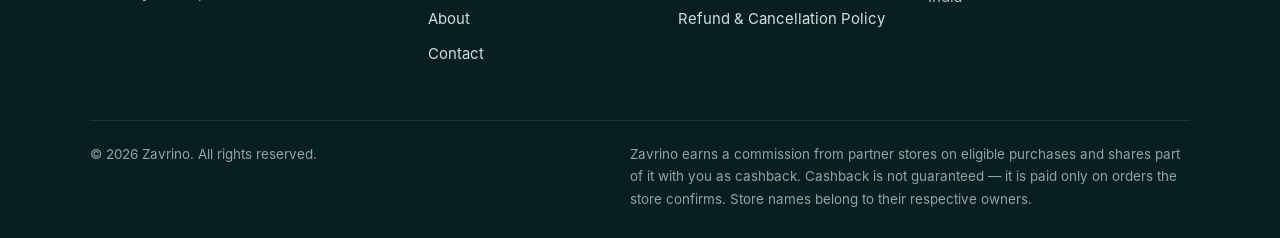
<file: cashback-policy.html>
<!doctype html>
<html lang="en-IN" class="no-js">
<head>
<meta charset="utf-8">
<meta name="viewport" content="width=device-width, initial-scale=1">
<title>Cashback Policy | Zavrino</title>
<meta name="description" content="Zavrino cashback eligibility, claims, tracking, approval, reasons for decline and withdrawals to UPI or bank with a ₹250 minimum.">
<link rel="canonical" href="https://zavrino.in/cashback-policy.html">
<meta name="robots" content="index, follow">
<meta name="theme-color" content="#0A2F33">
<meta name="format-detection" content="telephone=no">
<link rel="icon" href="favicon.svg" type="image/svg+xml">
<link rel="icon" href="favicon-32.png" sizes="32x32" type="image/png">
<link rel="apple-touch-icon" href="apple-touch-icon.png">
<link rel="manifest" href="site.webmanifest">
<meta property="og:type" content="website">
<meta property="og:site_name" content="Zavrino">
<meta property="og:locale" content="en_IN">
<meta property="og:title" content="Cashback Policy | Zavrino">
<meta property="og:description" content="Zavrino cashback eligibility, claims, tracking, approval, reasons for decline and withdrawals to UPI or bank with a ₹250 minimum.">
<meta property="og:url" content="https://zavrino.in/cashback-policy.html">
<meta property="og:image" content="https://zavrino.in/assets/img/og-image.png">
<meta property="og:image:width" content="1200">
<meta property="og:image:height" content="630">
<meta property="og:image:alt" content="Zavrino — cashback and rewards with clear conditions">
<meta name="twitter:card" content="summary_large_image">
<meta name="twitter:title" content="Cashback Policy | Zavrino">
<meta name="twitter:description" content="Zavrino cashback eligibility, claims, tracking, approval, reasons for decline and withdrawals to UPI or bank with a ₹250 minimum.">
<meta name="twitter:image" content="https://zavrino.in/assets/img/og-image.png">
<link rel="stylesheet" href="assets/css/styles.css">
</head>
<body>
<a class="skip-link" href="#main">Skip to content</a>
<header class="site-header">
  <div class="wrap nav">
    <a class="brand" href="index.html" aria-label="Zavrino home">
      <img src="assets/img/logo-mark.svg" alt="" width="36" height="36">
      <span class="wordmark">zavrino<span class="dot">.</span></span>
    </a>
    <button class="nav-toggle" type="button" aria-expanded="false" aria-controls="nav-menu" aria-label="Open menu"><span></span></button>
    <nav class="nav-menu" id="nav-menu" aria-label="Main">
      <ul class="nav-links">
        <li><a href="index.html">Home</a></li><li><a href="offers.html">Offers</a></li><li><a href="how-it-works.html">How It Works</a></li><li><a href="about.html">About</a></li><li><a href="contact.html">Contact</a></li>
        <li class="nav-cta"><a class="btn btn--primary" href="contact.html?topic=claim">Claim cashback</a></li>
      </ul>
    </nav>
  </div>
</header>
<main id="main">
<section class="page-hero">
  <div class="wrap">
    <nav class="breadcrumb" aria-label="Breadcrumb"><a href="index.html">Home</a> / <span aria-current="page">Cashback Policy</span></nav>
    <span class="eyebrow">Policy</span>
    <h1>Cashback Policy</h1>
    <p class="lead">Exactly how cashback is earned, tracked, approved and withdrawn on Zavrino.</p>
  </div>
</section>
<section class="section--tight" style="padding-top:0">
  <div class="wrap legal">
    <aside class="legal-toc" aria-label="On this page"><b>On this page</b><ol><li><a href="#what">1. What cashback is</a></li><li><a href="#eligible">2. Eligibility</a></li><li><a href="#amount">3. How cashback is calculated</a></li><li><a href="#claim">4. Sending a claim</a></li><li><a href="#tracking">5. Tracking</a></li><li><a href="#statuses">6. Statuses and approval</a></li><li><a href="#decline">7. Why cashback may be declined or reversed</a></li><li><a href="#withdraw">8. Withdrawals</a></li><li><a href="#tax">9. Taxes</a></li><li><a href="#changes">10. Changes</a></li><li><a href="#contact">11. Questions</a></li></ol></aside>
    <article class="prose">
      <p class="meta-line">Last updated: 15 October 2026</p>
      <h2 id="what">1. What cashback is</h2>
<p>Cashback is a share of the commission a partner store pays Zavrino for an eligible purchase made through a Zavrino link. It is paid only after the store confirms the sale to us. The amount and conditions for each store are shown on its offer card.</p>
<h2 id="eligible">2. Eligibility</h2>
<p>A purchase is eligible when all of these are true:</p>
<ul>
<li>You opened the store using the <strong>Shop via Zavrino</strong> button on a live offer, and completed the purchase in the same browser session.</li>
<li>You didn't visit another cashback, coupon or price-comparison site between clicking through Zavrino and paying.</li>
<li>The products, payment method, coupon and device (website or app) meet the offer's conditions.</li>
<li>You sent a claim within 30 days of the order date.</li>
<li>The order was not cancelled, returned or exchanged, and the store confirmed it.</li>
</ul>
<h2 id="amount">3. How cashback is calculated</h2>
<p>Unless an offer says otherwise, percentage cashback is calculated on the final amount paid for eligible products, excluding taxes, shipping, convenience or gift-wrap charges, and amounts paid with gift cards, wallet balance or store credit. “Up to” rates apply only to the product categories named in the offer. Flat cashback is paid once per eligible order.</p>
<h2 id="claim">4. Sending a claim</h2>
<ul>
<li>Send one claim per order using the <a href="contact.html?topic=claim">claim form</a> or by email to <a href="mailto:support@zavrino.in">support@zavrino.in</a>, with the store name, order ID, order date and order value.</li>
<li>Use the same email address for all your claims and withdrawal requests — your balance is kept against it.</li>
<li>Keep your order confirmation email; we may ask you for it.</li>
</ul>
<h2 id="tracking">5. Tracking</h2>
<p>We match your claim with the sales report the store or its affiliate network sends us. The usual tracking time for each store is shown on its offer card. If your order isn't in the report after that time, we'll ask the store to check where its process allows it. The store's records decide whether a sale was referred by Zavrino.</p>
<h2 id="statuses">6. Statuses and approval</h2>
<ul>
<li><strong>Pending:</strong> your order is matched and awaiting the store's approval, usually until its return or cancellation window closes.</li>
<li><strong>Confirmed:</strong> the store has approved the sale; the cashback is added to your confirmed balance.</li>
<li><strong>Declined:</strong> the store has rejected the sale; we'll tell you the reason it gives.</li>
<li><strong>Paid:</strong> the cashback has been sent to you.</li>
</ul>
<p>Confirmation times are set by each store and shown on its offer card. We email you whenever a claim changes status.</p>
<h2 id="decline">7. Why cashback may be declined or reversed</h2>
<ul>
<li>The order was cancelled, returned, exchanged or not paid for.</li>
<li>A coupon, payment method or product excluded by the offer was used.</li>
<li>The store couldn't attribute the sale to Zavrino — for example because of blocked cookies or another site's link.</li>
<li>The claim was sent more than 30 days after the order date, or duplicates an earlier claim.</li>
<li>The claim breaks our <a href="terms.html">Terms & Conditions</a>, such as false or bulk-resale orders.</li>
</ul>
<p>If you believe a decision is wrong, reply to our email within 15 days with your order confirmation and we'll review it with the store.</p>
<h2 id="withdraw">8. Withdrawals</h2>
<ul>
<li>You can withdraw when your confirmed balance is at least <strong>₹250</strong>.</li>
<li>Withdrawals are paid by UPI or bank transfer, only to an account in your own name.</li>
<li>Request a withdrawal using the <a href="contact.html?topic=withdrawal">withdrawal form</a> from the email address linked to your claims.</li>
<li>We aim to process valid requests within 7 working days and email you when payment is sent.</li>
<li>Zavrino charges no withdrawal fee. Please check your payout details carefully; we may not be able to recover a payment sent to details you provided incorrectly.</li>
<li>Pending cashback cannot be withdrawn.</li>
</ul>
<h2 id="tax">9. Taxes</h2>
<p>Any tax that applies to cashback under Indian law is your responsibility unless the law requires Zavrino to deduct it, in which case we'll show the deduction in your payment email.</p>
<h2 id="changes">10. Changes</h2>
<p>Offers and this policy can change. Changes don't reduce cashback that is already confirmed. The conditions on the offer at the time of your purchase apply to that purchase.</p>
<h2 id="contact">11. Questions</h2>
<p>Email: <a href="mailto:support@zavrino.in">support@zavrino.in</a><br>Address: 60, Tronglaobi Makha Leikai<br>Bishnupur, Manipur<br>India</p>

    </article>
  </div>
</section>
</main>
<footer class="site-footer">
  <div class="wrap">
    <div class="footer-grid">
      <div class="footer-brand">
        <a class="brand" href="index.html" aria-label="Zavrino home">
          <img src="assets/img/logo-mark.svg" alt="" width="36" height="36">
          <span class="wordmark">zavrino<span class="dot">.</span></span>
        </a>
        <p>Cashback and rewards from partner stores, with the conditions written out before you shop.</p>
      </div>
      <div>
        <h2>Explore</h2>
        <ul><li><a href="index.html">Home</a></li><li><a href="offers.html">Offers</a></li><li><a href="how-it-works.html">How It Works</a></li><li><a href="about.html">About</a></li><li><a href="contact.html">Contact</a></li></ul>
      </div>
      <div>
        <h2>Policies</h2>
        <ul><li><a href="privacy-policy.html">Privacy Policy</a></li><li><a href="terms.html">Terms & Conditions</a></li><li><a href="cashback-policy.html">Cashback Policy</a></li><li><a href="refund-policy.html">Refund & Cancellation Policy</a></li></ul>
      </div>
      <div>
        <h2>Contact</h2>
        <ul>
          <li><a href="mailto:support@zavrino.in">support@zavrino.in</a></li>
          <li><address>60, Tronglaobi Makha Leikai<br>Bishnupur, Manipur<br>India</address></li>
        </ul>
      </div>
    </div>
    <div class="footer-bottom">
      <p>&copy; <span data-year>2026</span> Zavrino. All rights reserved.</p>
      <p>Zavrino earns a commission from partner stores on eligible purchases and shares part of it with you as cashback. Cashback is not guaranteed — it is paid only on orders the store confirms. Store names belong to their respective owners.</p>
    </div>
  </div>
</footer>
<script src="assets/js/main.js" defer></script>
</body>
</html>
</file>
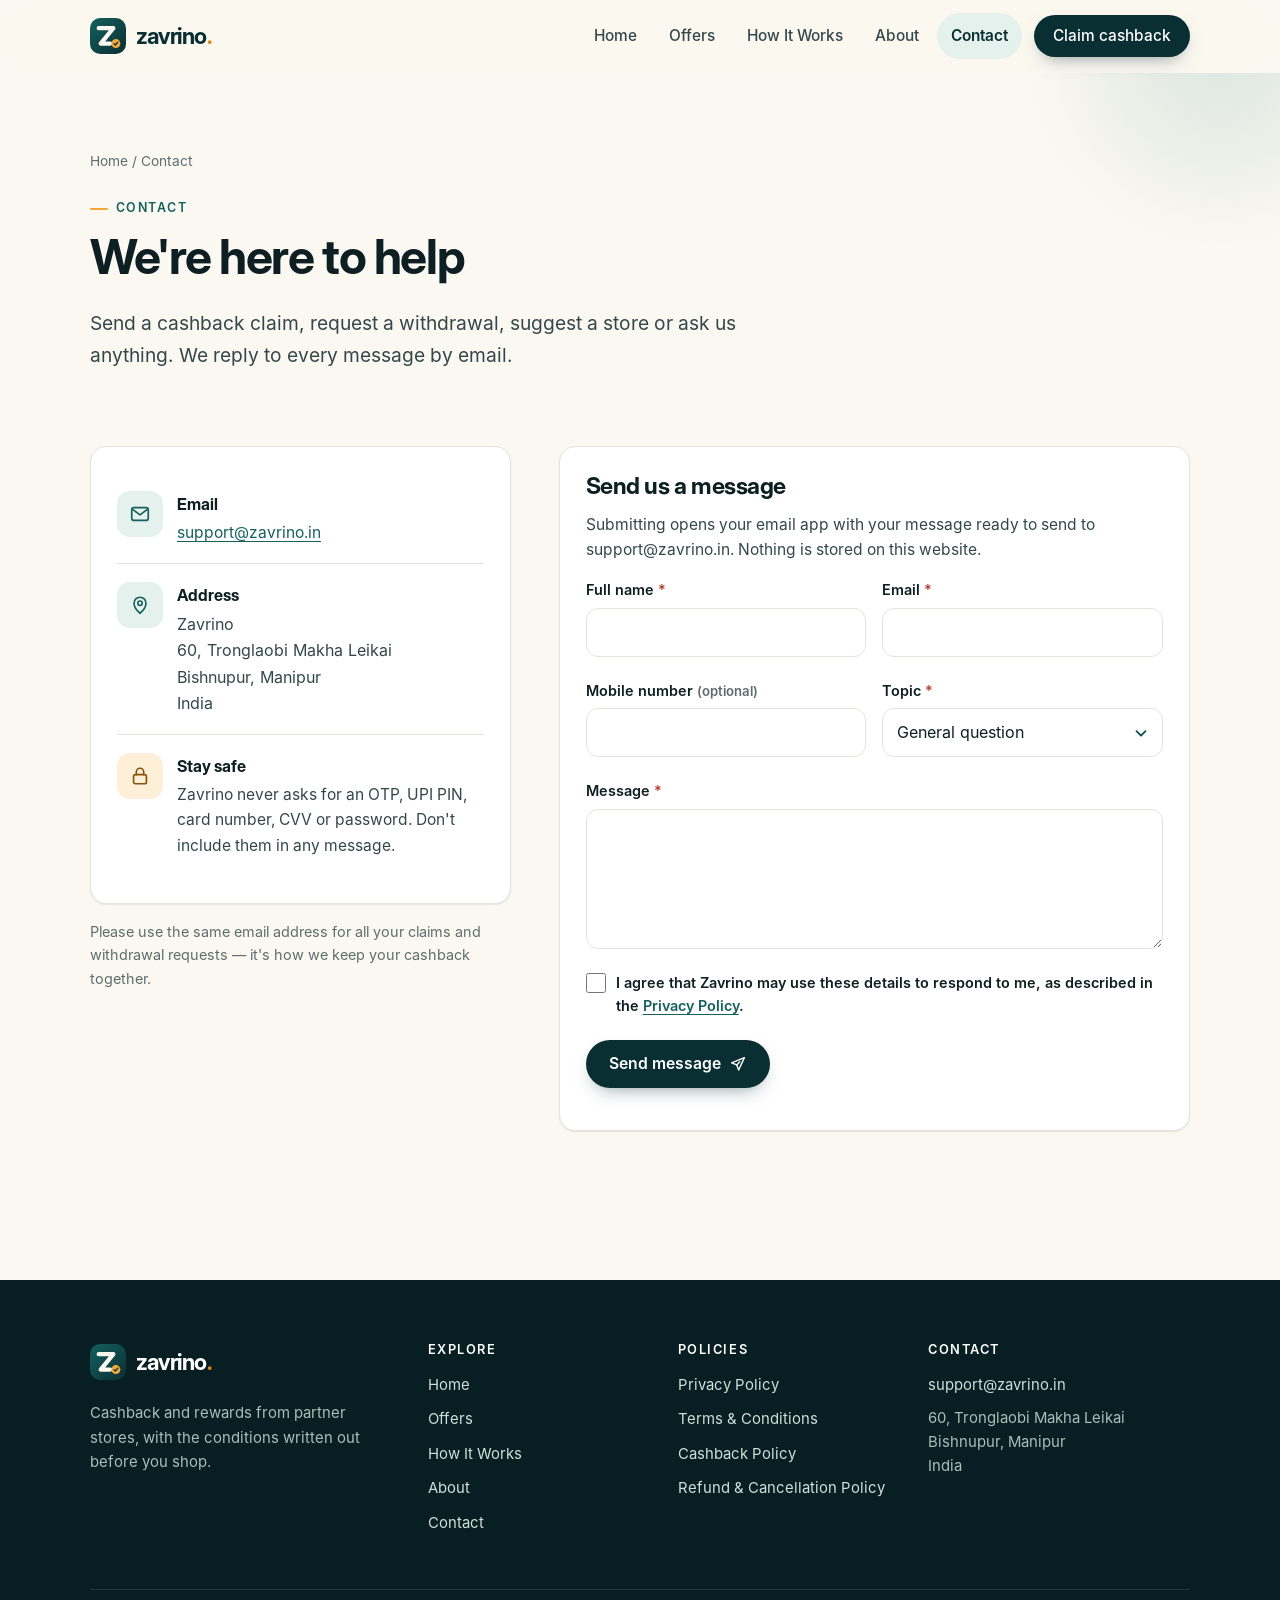
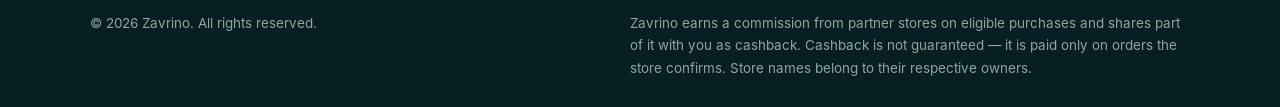
<file: contact.html>
<!doctype html>
<html lang="en-IN" class="no-js">
<head>
<meta charset="utf-8">
<meta name="viewport" content="width=device-width, initial-scale=1">
<title>Contact | Zavrino</title>
<meta name="description" content="Contact Zavrino by email at support@zavrino.in. Send a cashback claim, request a withdrawal, suggest a store or ask a question.">
<link rel="canonical" href="https://zavrino.in/contact.html">
<meta name="robots" content="index, follow">
<meta name="theme-color" content="#0A2F33">
<meta name="format-detection" content="telephone=no">
<link rel="icon" href="favicon.svg" type="image/svg+xml">
<link rel="icon" href="favicon-32.png" sizes="32x32" type="image/png">
<link rel="apple-touch-icon" href="apple-touch-icon.png">
<link rel="manifest" href="site.webmanifest">
<meta property="og:type" content="website">
<meta property="og:site_name" content="Zavrino">
<meta property="og:locale" content="en_IN">
<meta property="og:title" content="Contact | Zavrino">
<meta property="og:description" content="Contact Zavrino by email at support@zavrino.in. Send a cashback claim, request a withdrawal, suggest a store or ask a question.">
<meta property="og:url" content="https://zavrino.in/contact.html">
<meta property="og:image" content="https://zavrino.in/assets/img/og-image.png">
<meta property="og:image:width" content="1200">
<meta property="og:image:height" content="630">
<meta property="og:image:alt" content="Zavrino — cashback and rewards with clear conditions">
<meta name="twitter:card" content="summary_large_image">
<meta name="twitter:title" content="Contact | Zavrino">
<meta name="twitter:description" content="Contact Zavrino by email at support@zavrino.in. Send a cashback claim, request a withdrawal, suggest a store or ask a question.">
<meta name="twitter:image" content="https://zavrino.in/assets/img/og-image.png">
<link rel="stylesheet" href="assets/css/styles.css">
</head>
<body>
<a class="skip-link" href="#main">Skip to content</a>
<header class="site-header">
  <div class="wrap nav">
    <a class="brand" href="index.html" aria-label="Zavrino home">
      <img src="assets/img/logo-mark.svg" alt="" width="36" height="36">
      <span class="wordmark">zavrino<span class="dot">.</span></span>
    </a>
    <button class="nav-toggle" type="button" aria-expanded="false" aria-controls="nav-menu" aria-label="Open menu"><span></span></button>
    <nav class="nav-menu" id="nav-menu" aria-label="Main">
      <ul class="nav-links">
        <li><a href="index.html">Home</a></li><li><a href="offers.html">Offers</a></li><li><a href="how-it-works.html">How It Works</a></li><li><a href="about.html">About</a></li><li><a href="contact.html" aria-current="page">Contact</a></li>
        <li class="nav-cta"><a class="btn btn--primary" href="contact.html?topic=claim">Claim cashback</a></li>
      </ul>
    </nav>
  </div>
</header>
<main id="main">
<section class="page-hero">
  <div class="wrap">
    <nav class="breadcrumb" aria-label="Breadcrumb"><a href="index.html">Home</a> / <span aria-current="page">Contact</span></nav>
    <span class="eyebrow">Contact</span>
    <h1>We're here to help</h1>
    <p class="lead">Send a cashback claim, request a withdrawal, suggest a store or ask us anything. We reply to every message by email.</p>
  </div>
</section>
<section class="section--tight" style="padding-top:8px">
  <div class="wrap contact-grid">
    <aside>
      <div class="card">
        <div class="contact-item"><div class="icon-tile"><svg viewBox="0 0 24 24" fill="none" stroke="currentColor" stroke-width="1.8" stroke-linecap="round" stroke-linejoin="round" aria-hidden="true" focusable="false"><rect x="3" y="5" width="18" height="14" rx="2.5"/><path d="M4 7l8 6 8-6"/></svg></div><div><b>Email</b><p><a href="mailto:support@zavrino.in">support@zavrino.in</a></p></div></div>
        <div class="contact-item"><div class="icon-tile"><svg viewBox="0 0 24 24" fill="none" stroke="currentColor" stroke-width="1.8" stroke-linecap="round" stroke-linejoin="round" aria-hidden="true" focusable="false"><path d="M12 21s-6.5-5.6-6.5-11a6.5 6.5 0 0113 0c0 5.4-6.5 11-6.5 11z"/><circle cx="12" cy="10" r="2.4"/></svg></div><div><b>Address</b><address>Zavrino<br>60, Tronglaobi Makha Leikai<br>Bishnupur, Manipur<br>India</address></div></div>
        <div class="contact-item"><div class="icon-tile icon-tile--gold"><svg viewBox="0 0 24 24" fill="none" stroke="currentColor" stroke-width="1.8" stroke-linecap="round" stroke-linejoin="round" aria-hidden="true" focusable="false"><rect x="5" y="10.5" width="14" height="10" rx="2"/><path d="M8 10.5V7.5a4 4 0 018 0v3"/></svg></div><div><b>Stay safe</b><p>Zavrino never asks for an OTP, UPI PIN, card number, CVV or password. Don't include them in any message.</p></div></div>
      </div>
      <p class="meta-line" style="margin-top:16px">Please use the same email address for all your claims and withdrawal requests — it's how we keep your cashback together.</p>
    </aside>

    <div class="card">
      <h2 style="font-size:1.45rem">Send us a message</h2>
      <p class="meta-line">Submitting opens your email app with your message ready to send to support@zavrino.in. Nothing is stored on this website.</p>
      <form class="form" id="contact-form" novalidate>
        <div class="form-row">
          <div class="field">
            <label for="name">Full name <span class="req" aria-hidden="true">*</span></label>
            <input class="input" id="name" name="name" type="text" autocomplete="name" required maxlength="80" aria-describedby="name-error">
            <span class="error" id="name-error" aria-live="polite"></span>
          </div>
          <div class="field">
            <label for="email">Email <span class="req" aria-hidden="true">*</span></label>
            <input class="input" id="email" name="email" type="email" autocomplete="email" required maxlength="120" aria-describedby="email-error">
            <span class="error" id="email-error" aria-live="polite"></span>
          </div>
        </div>
        <div class="form-row">
          <div class="field">
            <label for="phone">Mobile number <span class="hint">(optional)</span></label>
            <input class="input" id="phone" name="phone" type="tel" autocomplete="tel" inputmode="tel" pattern="(\+91[\s\-]?)?[6-9][0-9]{9}" data-pattern-msg="Enter a valid 10-digit Indian mobile number." aria-describedby="phone-error">
            <span class="error" id="phone-error" aria-live="polite"></span>
          </div>
          <div class="field">
            <label for="topic">Topic <span class="req" aria-hidden="true">*</span></label>
            <select class="input" id="topic" name="topic" required>
              <option value="general">General question</option>
              <option value="claim">Cashback claim</option>
              <option value="status">Claim status</option>
              <option value="withdrawal">Withdrawal request</option>
              <option value="store">Suggest a store</option>
              <option value="privacy">Privacy or data request</option>
              <option value="partner">Store partnership</option>
            </select>
          </div>
        </div>

        <fieldset class="claim-fields" id="claim-fields" hidden>
          <legend>Order details</legend>
          <div class="form-row">
            <div class="field">
              <label for="store">Store <span class="req" aria-hidden="true">*</span></label>
              <input class="input" id="store" name="store" type="text" maxlength="80" data-req aria-describedby="store-error">
              <span class="error" id="store-error" aria-live="polite"></span>
            </div>
            <div class="field">
              <label for="order_id">Order ID <span class="req" aria-hidden="true">*</span></label>
              <input class="input" id="order_id" name="order_id" type="text" maxlength="60" data-req pattern="[A-Za-z0-9#\/_\-\s]{3,60}" data-pattern-msg="Use the order ID from your store confirmation (letters, numbers, - / #)." aria-describedby="order_id-error">
              <span class="error" id="order_id-error" aria-live="polite"></span>
            </div>
          </div>
          <div class="form-row">
            <div class="field">
              <label for="order_date">Order date <span class="req" aria-hidden="true">*</span></label>
              <input class="input" id="order_date" name="order_date" type="date" data-req data-range-msg="The order date can't be in the future." aria-describedby="order_date-error">
              <span class="error" id="order_date-error" aria-live="polite"></span>
            </div>
            <div class="field">
              <label for="order_value">Order value (₹) <span class="req" aria-hidden="true">*</span></label>
              <input class="input" id="order_value" name="order_value" type="number" inputmode="decimal" min="1" step="0.01" data-req data-range-msg="Enter the amount you paid." aria-describedby="order_value-error">
              <span class="error" id="order_value-error" aria-live="polite"></span>
            </div>
          </div>
          <p class="hint" style="margin:0">Send your claim within 30 days of the order date. One claim per order.</p>
        </fieldset>

        <fieldset class="claim-fields" id="payout-fields" hidden>
          <legend>Payout details</legend>
          <div class="form-row">
            <div class="field">
              <label for="payout_method">Payout method <span class="req" aria-hidden="true">*</span></label>
              <select class="input" id="payout_method" name="payout_method" data-req>
                <option value="UPI">UPI</option>
                <option value="Bank transfer">Bank transfer</option>
              </select>
            </div>
            <div class="field" id="upi-wrap">
              <label for="upi_id">UPI ID <span class="req" aria-hidden="true">*</span></label>
              <input class="input" id="upi_id" name="upi_id" type="text" maxlength="100" autocomplete="off" placeholder="name@bank" aria-describedby="upi_id-error">
              <span class="error" id="upi_id-error" aria-live="polite"></span>
            </div>
          </div>
          <p class="hint" style="margin:0">Minimum withdrawal is ₹250 of confirmed cashback, paid to an account in your own name. For bank transfers we'll reply to collect your account details.</p>
        </fieldset>

        <div class="field">
          <label for="message">Message <span class="req" aria-hidden="true">*</span></label>
          <textarea class="input" id="message" name="message" required minlength="10" maxlength="1500" aria-describedby="message-error"></textarea>
          <span class="error" id="message-error" aria-live="polite"></span>
        </div>
        <div class="field">
          <label class="check" for="consent"><input type="checkbox" id="consent" name="consent" required aria-describedby="consent-error"> <span>I agree that Zavrino may use these details to respond to me, as described in the <a href="privacy-policy.html">Privacy Policy</a>.</span></label>
          <span class="error" id="consent-error" aria-live="polite"></span>
        </div>
        <div class="btn-row">
          <button class="btn btn--primary" type="submit">Send message <svg viewBox="0 0 24 24" fill="none" stroke="currentColor" stroke-width="1.8" stroke-linecap="round" stroke-linejoin="round" aria-hidden="true" focusable="false"><path d="M20.5 3.5L3.5 10.6l6.8 2.6 2.6 6.8 7.6-16.5z"/><path d="M10.3 13.2l4.2-4.2"/></svg></button>
          <button class="btn btn--ghost" type="button" id="copy-message" hidden>Copy message</button>
        </div>
        <div class="form-status" id="form-status" role="status" aria-live="polite"></div>
      </form>
    </div>
  </div>
</section>
<div style="height:clamp(40px,6vw,80px)"></div>
</main>
<footer class="site-footer">
  <div class="wrap">
    <div class="footer-grid">
      <div class="footer-brand">
        <a class="brand" href="index.html" aria-label="Zavrino home">
          <img src="assets/img/logo-mark.svg" alt="" width="36" height="36">
          <span class="wordmark">zavrino<span class="dot">.</span></span>
        </a>
        <p>Cashback and rewards from partner stores, with the conditions written out before you shop.</p>
      </div>
      <div>
        <h2>Explore</h2>
        <ul><li><a href="index.html">Home</a></li><li><a href="offers.html">Offers</a></li><li><a href="how-it-works.html">How It Works</a></li><li><a href="about.html">About</a></li><li><a href="contact.html">Contact</a></li></ul>
      </div>
      <div>
        <h2>Policies</h2>
        <ul><li><a href="privacy-policy.html">Privacy Policy</a></li><li><a href="terms.html">Terms & Conditions</a></li><li><a href="cashback-policy.html">Cashback Policy</a></li><li><a href="refund-policy.html">Refund & Cancellation Policy</a></li></ul>
      </div>
      <div>
        <h2>Contact</h2>
        <ul>
          <li><a href="mailto:support@zavrino.in">support@zavrino.in</a></li>
          <li><address>60, Tronglaobi Makha Leikai<br>Bishnupur, Manipur<br>India</address></li>
        </ul>
      </div>
    </div>
    <div class="footer-bottom">
      <p>&copy; <span data-year>2026</span> Zavrino. All rights reserved.</p>
      <p>Zavrino earns a commission from partner stores on eligible purchases and shares part of it with you as cashback. Cashback is not guaranteed — it is paid only on orders the store confirms. Store names belong to their respective owners.</p>
    </div>
  </div>
</footer>
<script src="assets/js/main.js" defer></script>
</body>
</html>
</file>
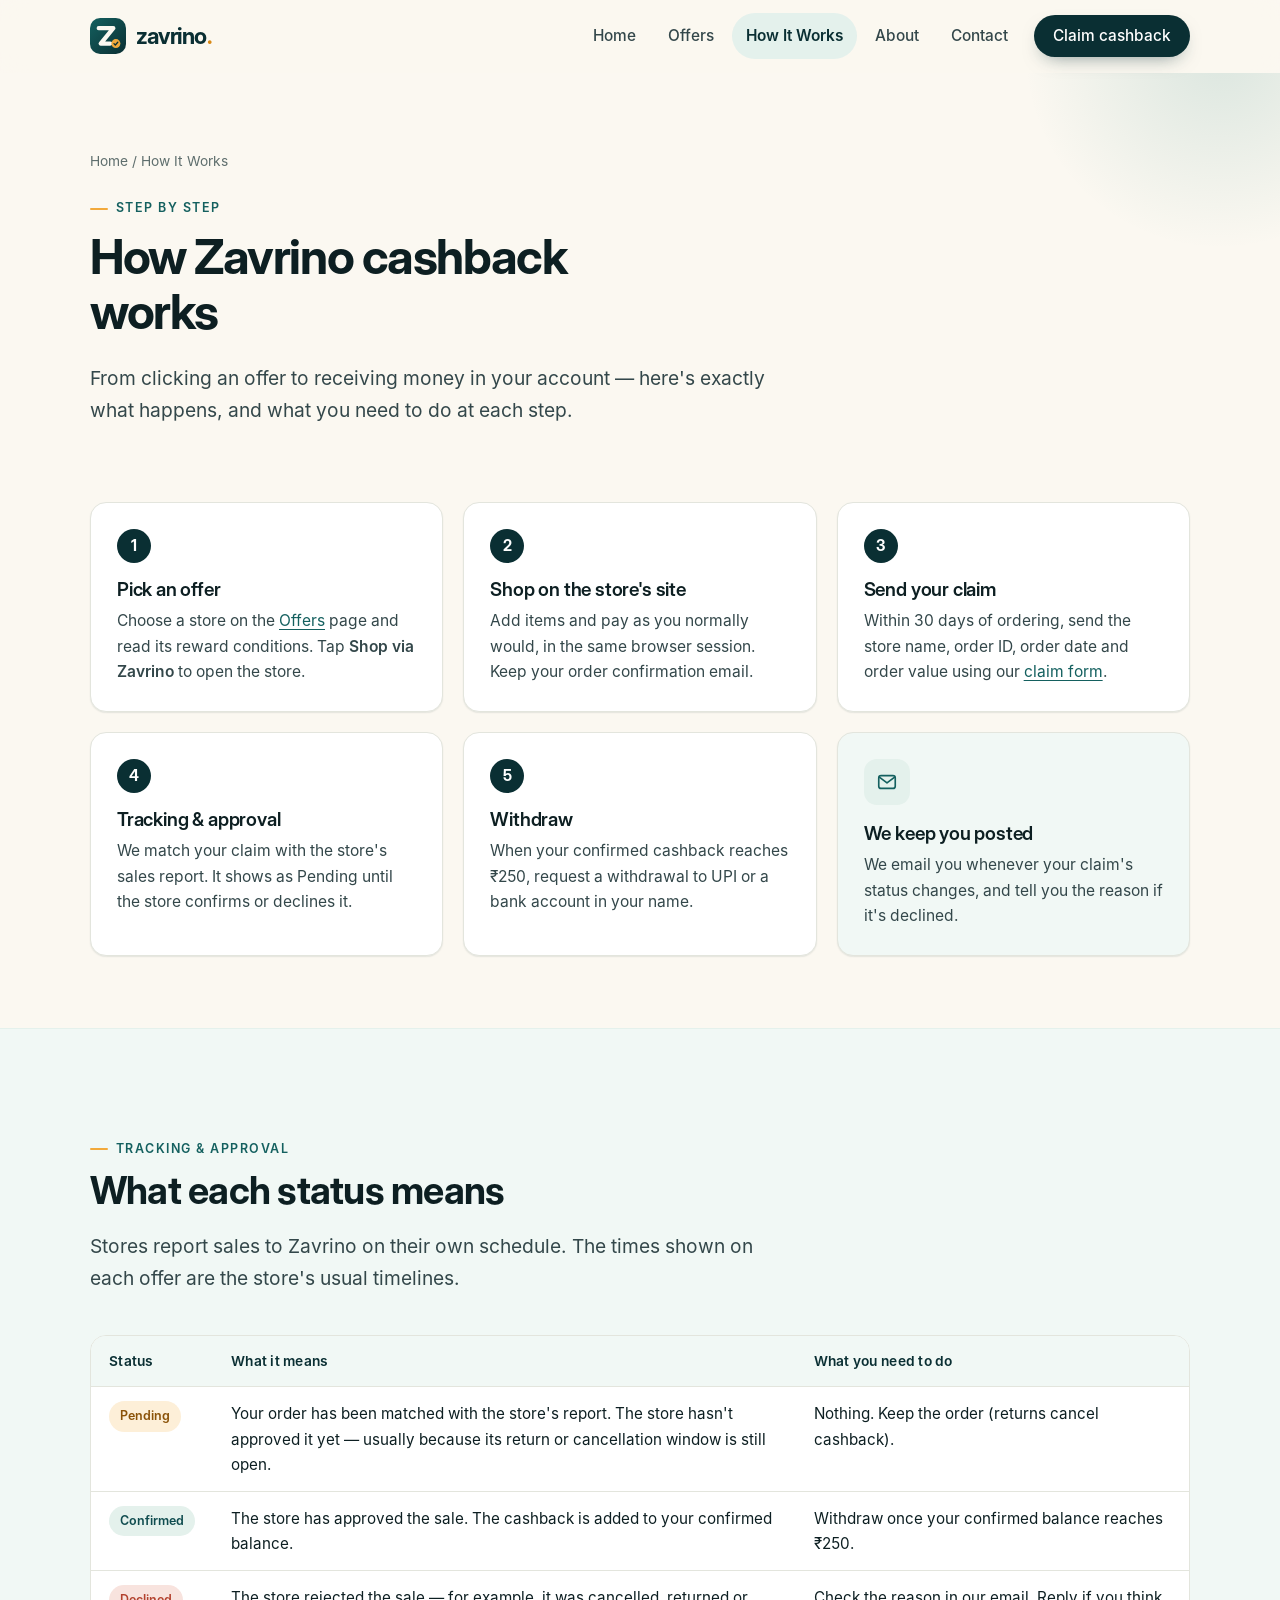
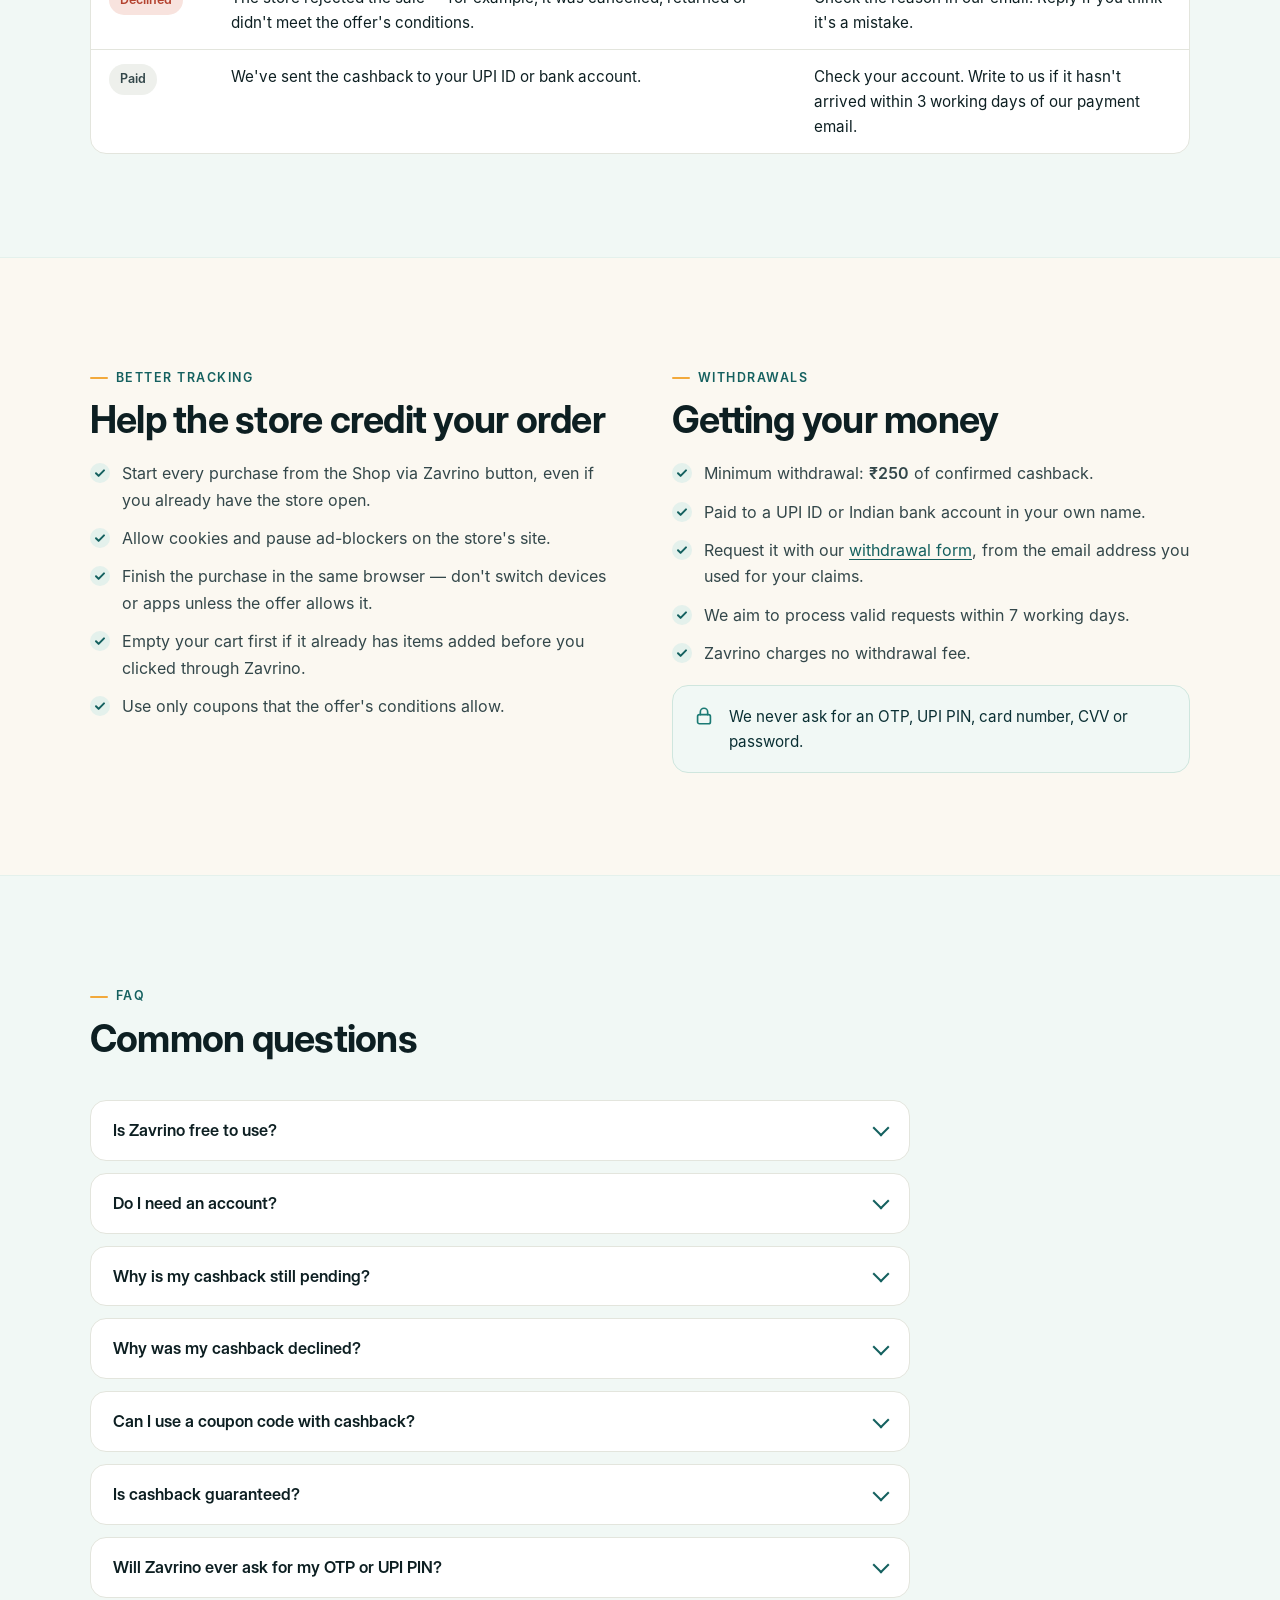
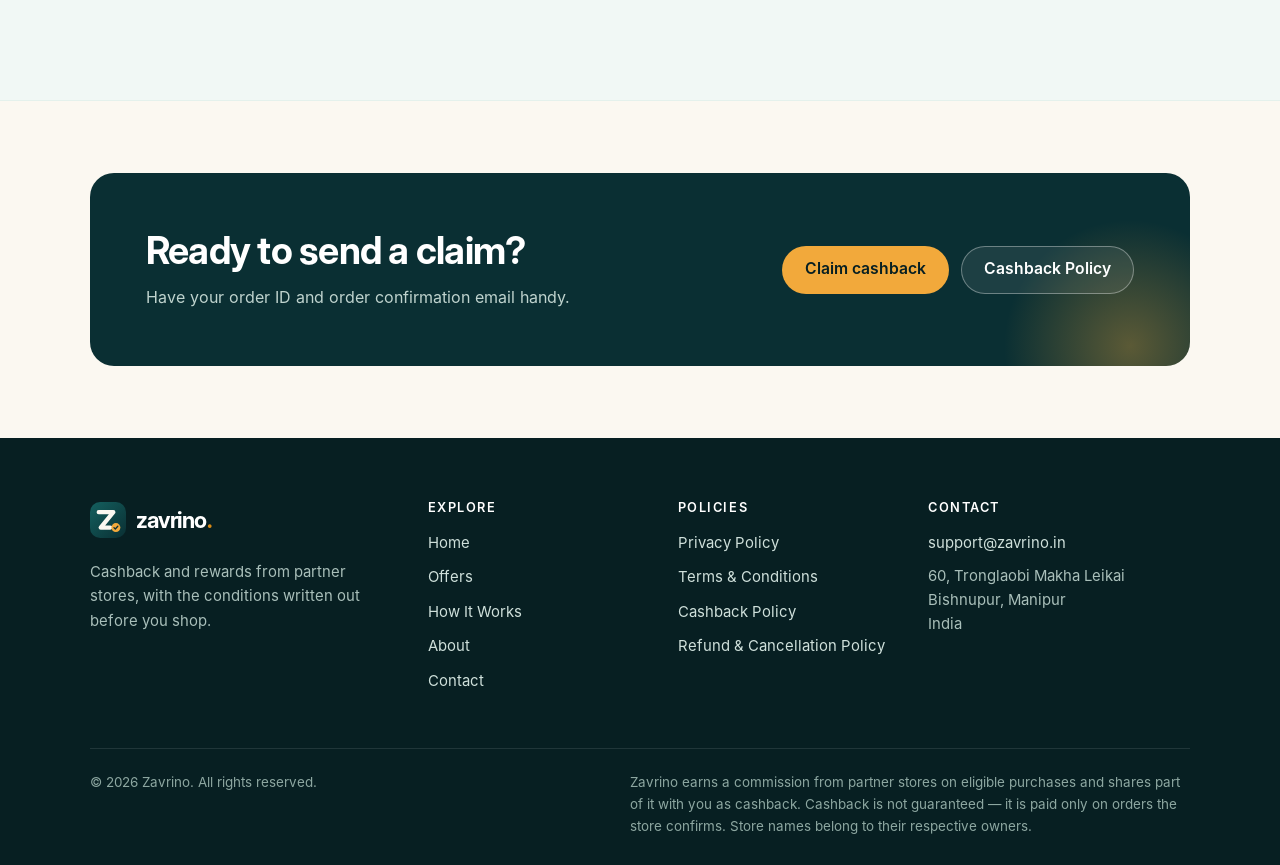
<file: how-it-works.html>
<!doctype html>
<html lang="en-IN" class="no-js">
<head>
<meta charset="utf-8">
<meta name="viewport" content="width=device-width, initial-scale=1">
<title>How It Works | Zavrino</title>
<meta name="description" content="How Zavrino cashback works: eligibility, sending a claim, tracking, approval statuses and withdrawing confirmed cashback to UPI or bank.">
<link rel="canonical" href="https://zavrino.in/how-it-works.html">
<meta name="robots" content="index, follow">
<meta name="theme-color" content="#0A2F33">
<meta name="format-detection" content="telephone=no">
<link rel="icon" href="favicon.svg" type="image/svg+xml">
<link rel="icon" href="favicon-32.png" sizes="32x32" type="image/png">
<link rel="apple-touch-icon" href="apple-touch-icon.png">
<link rel="manifest" href="site.webmanifest">
<meta property="og:type" content="website">
<meta property="og:site_name" content="Zavrino">
<meta property="og:locale" content="en_IN">
<meta property="og:title" content="How It Works | Zavrino">
<meta property="og:description" content="How Zavrino cashback works: eligibility, sending a claim, tracking, approval statuses and withdrawing confirmed cashback to UPI or bank.">
<meta property="og:url" content="https://zavrino.in/how-it-works.html">
<meta property="og:image" content="https://zavrino.in/assets/img/og-image.png">
<meta property="og:image:width" content="1200">
<meta property="og:image:height" content="630">
<meta property="og:image:alt" content="Zavrino — cashback and rewards with clear conditions">
<meta name="twitter:card" content="summary_large_image">
<meta name="twitter:title" content="How It Works | Zavrino">
<meta name="twitter:description" content="How Zavrino cashback works: eligibility, sending a claim, tracking, approval statuses and withdrawing confirmed cashback to UPI or bank.">
<meta name="twitter:image" content="https://zavrino.in/assets/img/og-image.png">
<link rel="stylesheet" href="assets/css/styles.css">
<script type="application/ld+json">{"@context": "https://schema.org", "@type": "FAQPage", "mainEntity": [{"@type": "Question", "name": "Is Zavrino free to use?", "acceptedAnswer": {"@type": "Answer", "text": "Yes. There's no fee to browse offers, send claims or withdraw cashback. Zavrino is paid a commission by partner stores; your cashback is a share of that commission."}}, {"@type": "Question", "name": "Do I need an account?", "acceptedAnswer": {"@type": "Answer", "text": "No sign-up is needed. Your claims and cashback balance are kept against the email address you use to contact us, so please use the same email address every time you send a claim or withdrawal request."}}, {"@type": "Question", "name": "Why is my cashback still pending?", "acceptedAnswer": {"@type": "Answer", "text": "Stores confirm a sale only after their return or cancellation window has closed, and then report it to us. The usual confirmation time is shown on each offer. We'll email you as soon as the status changes."}}, {"@type": "Question", "name": "Why was my cashback declined?", "acceptedAnswer": {"@type": "Answer", "text": "Common reasons are a cancelled or returned order, a coupon that wasn't part of the offer, excluded products or payment methods, or the store not being able to attribute the order to Zavrino. We'll tell you the reason the store gives us."}}, {"@type": "Question", "name": "Can I use a coupon code with cashback?", "acceptedAnswer": {"@type": "Answer", "text": "Only coupons that the offer's conditions allow. Using other coupon codes often means the store won't pay cashback on that order."}}, {"@type": "Question", "name": "Is cashback guaranteed?", "acceptedAnswer": {"@type": "Answer", "text": "No. Cashback depends on the store confirming your order. We pay every amount that a store confirms to us for your eligible order, in line with the <a href=\"/cashback-policy.html\">Cashback Policy</a>."}}, {"@type": "Question", "name": "Will Zavrino ever ask for my OTP or UPI PIN?", "acceptedAnswer": {"@type": "Answer", "text": "Never. To pay you we need only a UPI ID or bank account details in your name. If anyone claiming to be Zavrino asks for an OTP, PIN, CVV or password, do not share it and write to us at <a href=\"mailto:support@zavrino.in\">support@zavrino.in</a>."}}]}</script>
</head>
<body>
<a class="skip-link" href="#main">Skip to content</a>
<header class="site-header">
  <div class="wrap nav">
    <a class="brand" href="index.html" aria-label="Zavrino home">
      <img src="assets/img/logo-mark.svg" alt="" width="36" height="36">
      <span class="wordmark">zavrino<span class="dot">.</span></span>
    </a>
    <button class="nav-toggle" type="button" aria-expanded="false" aria-controls="nav-menu" aria-label="Open menu"><span></span></button>
    <nav class="nav-menu" id="nav-menu" aria-label="Main">
      <ul class="nav-links">
        <li><a href="index.html">Home</a></li><li><a href="offers.html">Offers</a></li><li><a href="how-it-works.html" aria-current="page">How It Works</a></li><li><a href="about.html">About</a></li><li><a href="contact.html">Contact</a></li>
        <li class="nav-cta"><a class="btn btn--primary" href="contact.html?topic=claim">Claim cashback</a></li>
      </ul>
    </nav>
  </div>
</header>
<main id="main">
<section class="page-hero">
  <div class="wrap">
    <nav class="breadcrumb" aria-label="Breadcrumb"><a href="index.html">Home</a> / <span aria-current="page">How It Works</span></nav>
    <span class="eyebrow">Step by step</span>
    <h1>How Zavrino cashback works</h1>
    <p class="lead">From clicking an offer to receiving money in your account — here's exactly what happens, and what you need to do at each step.</p>
  </div>
</section>
<section class="section--tight" style="padding-top:8px">
  <div class="wrap">
    <div class="grid grid-3">
      <article class="card card--step reveal"><span class="step-num">1</span><h3>Pick an offer</h3><p>Choose a store on the <a href="offers.html">Offers</a> page and read its reward conditions. Tap <strong>Shop via Zavrino</strong> to open the store.</p></article>
      <article class="card card--step reveal"><span class="step-num">2</span><h3>Shop on the store's site</h3><p>Add items and pay as you normally would, in the same browser session. Keep your order confirmation email.</p></article>
      <article class="card card--step reveal"><span class="step-num">3</span><h3>Send your claim</h3><p>Within 30 days of ordering, send the store name, order ID, order date and order value using our <a href="contact.html?topic=claim">claim form</a>.</p></article>
      <article class="card card--step reveal"><span class="step-num">4</span><h3>Tracking &amp; approval</h3><p>We match your claim with the store's sales report. It shows as Pending until the store confirms or declines it.</p></article>
      <article class="card card--step reveal"><span class="step-num">5</span><h3>Withdraw</h3><p>When your confirmed cashback reaches ₹250, request a withdrawal to UPI or a bank account in your name.</p></article>
      <article class="card card--step reveal" style="background:var(--mint-50)"><div class="icon-tile"><svg viewBox="0 0 24 24" fill="none" stroke="currentColor" stroke-width="1.8" stroke-linecap="round" stroke-linejoin="round" aria-hidden="true" focusable="false"><rect x="3" y="5" width="18" height="14" rx="2.5"/><path d="M4 7l8 6 8-6"/></svg></div><h3>We keep you posted</h3><p>We email you whenever your claim's status changes, and tell you the reason if it's declined.</p></article>
    </div>
  </div>
</section>

<section class="section section--mint" id="statuses">
  <div class="wrap">
    <div class="section-head">
      <span class="eyebrow">Tracking &amp; approval</span>
      <h2>What each status means</h2>
      <p class="lead">Stores report sales to Zavrino on their own schedule. The times shown on each offer are the store's usual timelines.</p>
    </div>
    <div class="table-wrap">
      <table>
        <thead><tr><th scope="col">Status</th><th scope="col">What it means</th><th scope="col">What you need to do</th></tr></thead>
        <tbody>
          <tr><td><span class="chip chip--gold">Pending</span></td><td>Your order has been matched with the store's report. The store hasn't approved it yet — usually because its return or cancellation window is still open.</td><td>Nothing. Keep the order (returns cancel cashback).</td></tr>
          <tr><td><span class="chip">Confirmed</span></td><td>The store has approved the sale. The cashback is added to your confirmed balance.</td><td>Withdraw once your confirmed balance reaches ₹250.</td></tr>
          <tr><td><span class="chip chip--red">Declined</span></td><td>The store rejected the sale — for example, it was cancelled, returned or didn't meet the offer's conditions.</td><td>Check the reason in our email. Reply if you think it's a mistake.</td></tr>
          <tr><td><span class="chip chip--grey">Paid</span></td><td>We've sent the cashback to your UPI ID or bank account.</td><td>Check your account. Write to us if it hasn't arrived within 3 working days of our payment email.</td></tr>
        </tbody>
      </table>
    </div>
  </div>
</section>

<section class="section">
  <div class="wrap split">
    <div class="reveal">
      <span class="eyebrow">Better tracking</span>
      <h2>Help the store credit your order</h2>
      <ul class="checklist">
        <li>Start every purchase from the Shop via Zavrino button, even if you already have the store open.</li>
        <li>Allow cookies and pause ad-blockers on the store's site.</li>
        <li>Finish the purchase in the same browser — don't switch devices or apps unless the offer allows it.</li>
        <li>Empty your cart first if it already has items added before you clicked through Zavrino.</li>
        <li>Use only coupons that the offer's conditions allow.</li>
      </ul>
    </div>
    <div class="reveal" id="withdrawals">
      <span class="eyebrow">Withdrawals</span>
      <h2>Getting your money</h2>
      <ul class="checklist">
        <li>Minimum withdrawal: <strong>₹250</strong> of confirmed cashback.</li>
        <li>Paid to a UPI ID or Indian bank account in your own name.</li>
        <li>Request it with our <a href="contact.html?topic=withdrawal">withdrawal form</a>, from the email address you used for your claims.</li>
        <li>We aim to process valid requests within 7 working days.</li>
        <li>Zavrino charges no withdrawal fee.</li>
      </ul>
      <div class="notice notice--mint" style="margin-top:18px"><svg viewBox="0 0 24 24" fill="none" stroke="currentColor" stroke-width="1.8" stroke-linecap="round" stroke-linejoin="round" aria-hidden="true" focusable="false"><rect x="5" y="10.5" width="14" height="10" rx="2"/><path d="M8 10.5V7.5a4 4 0 018 0v3"/></svg><p>We never ask for an OTP, UPI PIN, card number, CVV or password.</p></div>
    </div>
  </div>
</section>

<section class="section section--mint">
  <div class="wrap">
    <div class="section-head">
      <span class="eyebrow">FAQ</span>
      <h2>Common questions</h2>
    </div>
    <div class="faq"><details><summary>Is Zavrino free to use?</summary><div><p>Yes. There's no fee to browse offers, send claims or withdraw cashback. Zavrino is paid a commission by partner stores; your cashback is a share of that commission.</p></div></details><details><summary>Do I need an account?</summary><div><p>No sign-up is needed. Your claims and cashback balance are kept against the email address you use to contact us, so please use the same email address every time you send a claim or withdrawal request.</p></div></details><details><summary>Why is my cashback still pending?</summary><div><p>Stores confirm a sale only after their return or cancellation window has closed, and then report it to us. The usual confirmation time is shown on each offer. We'll email you as soon as the status changes.</p></div></details><details><summary>Why was my cashback declined?</summary><div><p>Common reasons are a cancelled or returned order, a coupon that wasn't part of the offer, excluded products or payment methods, or the store not being able to attribute the order to Zavrino. We'll tell you the reason the store gives us.</p></div></details><details><summary>Can I use a coupon code with cashback?</summary><div><p>Only coupons that the offer's conditions allow. Using other coupon codes often means the store won't pay cashback on that order.</p></div></details><details><summary>Is cashback guaranteed?</summary><div><p>No. Cashback depends on the store confirming your order. We pay every amount that a store confirms to us for your eligible order, in line with the <a href="cashback-policy.html">Cashback Policy</a>.</p></div></details><details><summary>Will Zavrino ever ask for my OTP or UPI PIN?</summary><div><p>Never. To pay you we need only a UPI ID or bank account details in your name. If anyone claiming to be Zavrino asks for an OTP, PIN, CVV or password, do not share it and write to us at <a href="mailto:support@zavrino.in">support@zavrino.in</a>.</p></div></details></div>
  </div>
</section>

<section class="section--tight">
  <div class="wrap">
    <div class="cta-band">
      <div><h2>Ready to send a claim?</h2><p>Have your order ID and order confirmation email handy.</p></div>
      <div class="btn-row"><a class="btn btn--accent" href="contact.html?topic=claim">Claim cashback</a><a class="btn btn--light" href="cashback-policy.html">Cashback Policy</a></div>
    </div>
  </div>
</section>
</main>
<footer class="site-footer">
  <div class="wrap">
    <div class="footer-grid">
      <div class="footer-brand">
        <a class="brand" href="index.html" aria-label="Zavrino home">
          <img src="assets/img/logo-mark.svg" alt="" width="36" height="36">
          <span class="wordmark">zavrino<span class="dot">.</span></span>
        </a>
        <p>Cashback and rewards from partner stores, with the conditions written out before you shop.</p>
      </div>
      <div>
        <h2>Explore</h2>
        <ul><li><a href="index.html">Home</a></li><li><a href="offers.html">Offers</a></li><li><a href="how-it-works.html">How It Works</a></li><li><a href="about.html">About</a></li><li><a href="contact.html">Contact</a></li></ul>
      </div>
      <div>
        <h2>Policies</h2>
        <ul><li><a href="privacy-policy.html">Privacy Policy</a></li><li><a href="terms.html">Terms & Conditions</a></li><li><a href="cashback-policy.html">Cashback Policy</a></li><li><a href="refund-policy.html">Refund & Cancellation Policy</a></li></ul>
      </div>
      <div>
        <h2>Contact</h2>
        <ul>
          <li><a href="mailto:support@zavrino.in">support@zavrino.in</a></li>
          <li><address>60, Tronglaobi Makha Leikai<br>Bishnupur, Manipur<br>India</address></li>
        </ul>
      </div>
    </div>
    <div class="footer-bottom">
      <p>&copy; <span data-year>2026</span> Zavrino. All rights reserved.</p>
      <p>Zavrino earns a commission from partner stores on eligible purchases and shares part of it with you as cashback. Cashback is not guaranteed — it is paid only on orders the store confirms. Store names belong to their respective owners.</p>
    </div>
  </div>
</footer>
<script src="assets/js/main.js" defer></script>
</body>
</html>
</file>
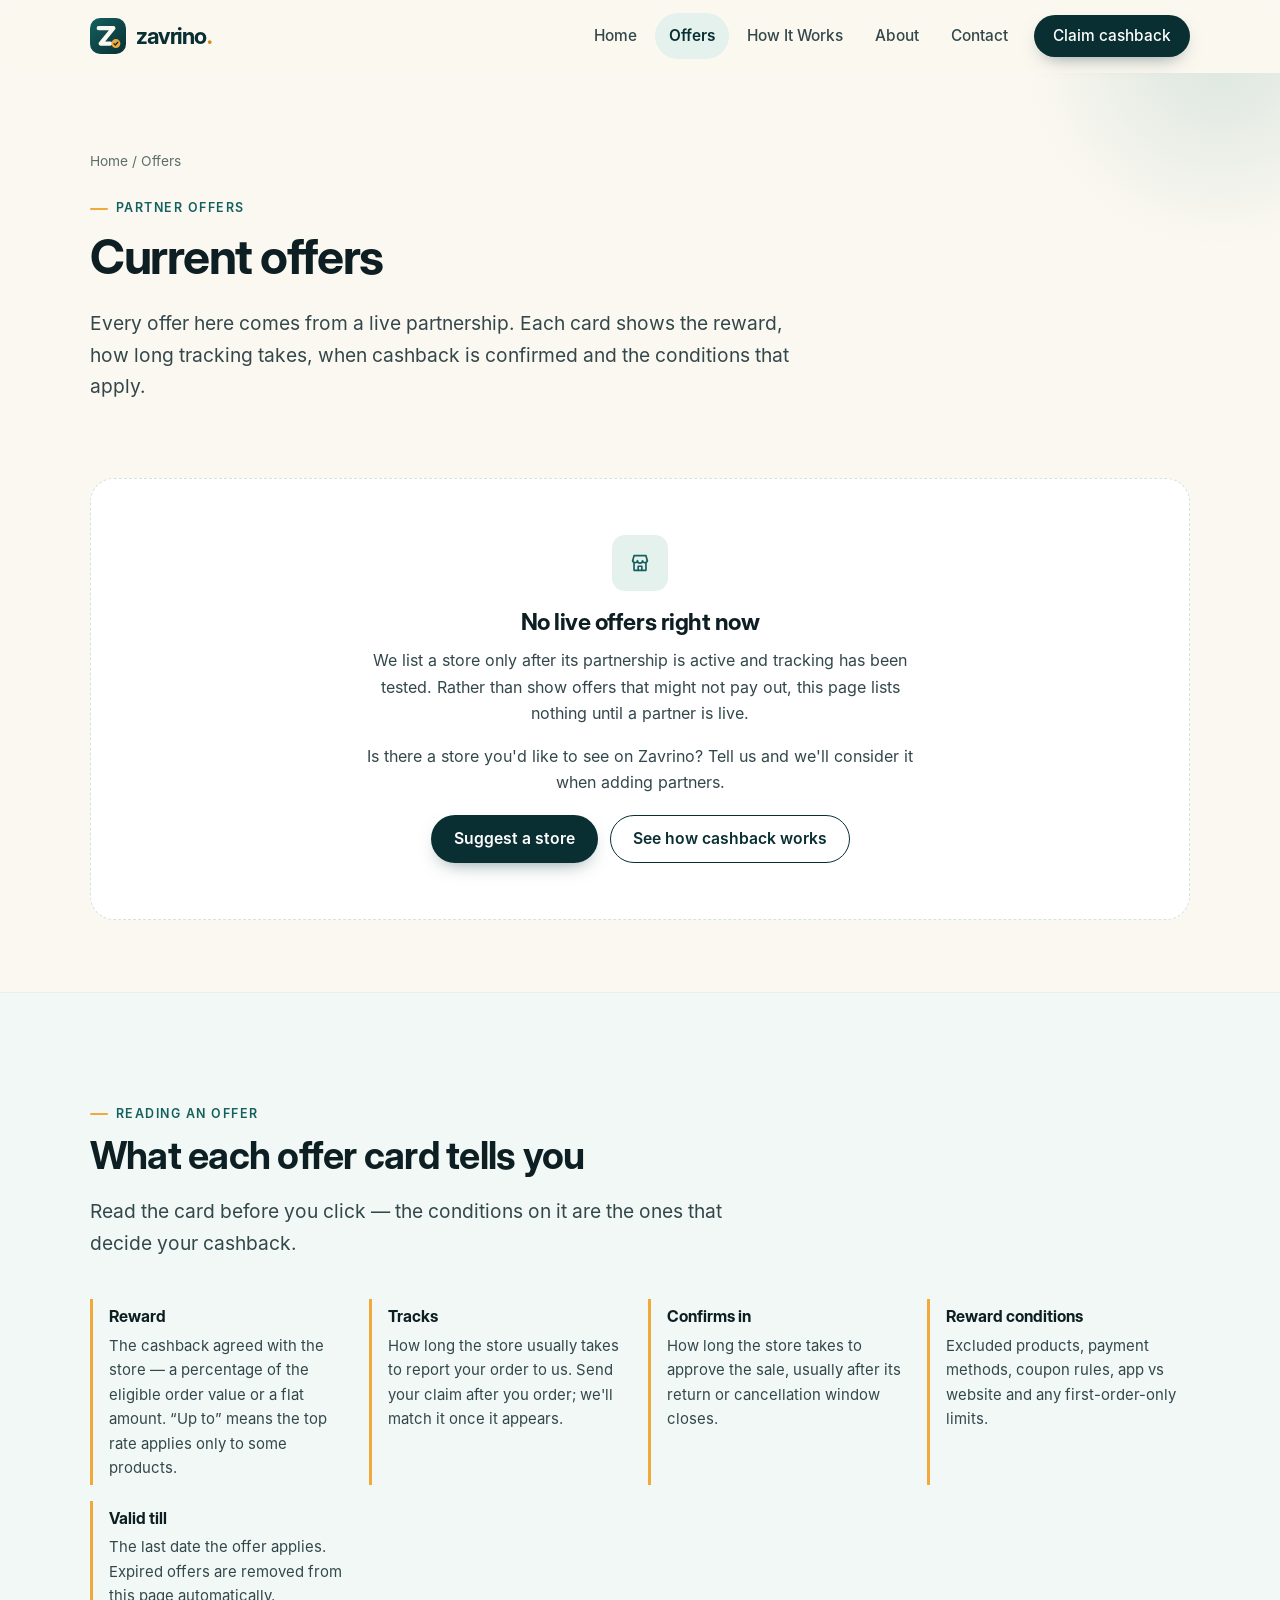
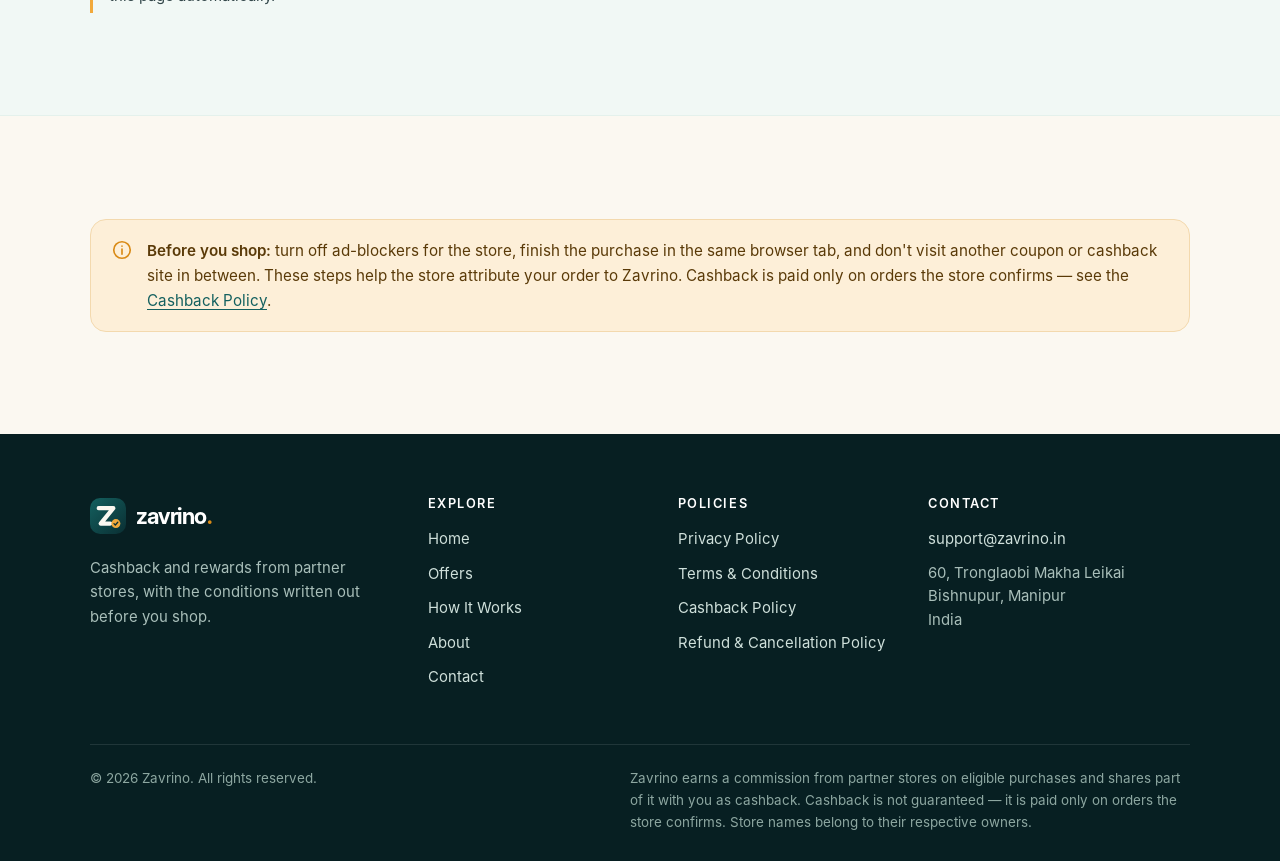
<file: offers.html>
<!doctype html>
<html lang="en-IN" class="no-js">
<head>
<meta charset="utf-8">
<meta name="viewport" content="width=device-width, initial-scale=1">
<title>Offers | Zavrino</title>
<meta name="description" content="Live Zavrino partner offers with the cashback rate, tracking time, confirmation time and reward conditions shown on every card.">
<link rel="canonical" href="https://zavrino.in/offers.html">
<meta name="robots" content="index, follow">
<meta name="theme-color" content="#0A2F33">
<meta name="format-detection" content="telephone=no">
<link rel="icon" href="favicon.svg" type="image/svg+xml">
<link rel="icon" href="favicon-32.png" sizes="32x32" type="image/png">
<link rel="apple-touch-icon" href="apple-touch-icon.png">
<link rel="manifest" href="site.webmanifest">
<meta property="og:type" content="website">
<meta property="og:site_name" content="Zavrino">
<meta property="og:locale" content="en_IN">
<meta property="og:title" content="Offers | Zavrino">
<meta property="og:description" content="Live Zavrino partner offers with the cashback rate, tracking time, confirmation time and reward conditions shown on every card.">
<meta property="og:url" content="https://zavrino.in/offers.html">
<meta property="og:image" content="https://zavrino.in/assets/img/og-image.png">
<meta property="og:image:width" content="1200">
<meta property="og:image:height" content="630">
<meta property="og:image:alt" content="Zavrino — cashback and rewards with clear conditions">
<meta name="twitter:card" content="summary_large_image">
<meta name="twitter:title" content="Offers | Zavrino">
<meta name="twitter:description" content="Live Zavrino partner offers with the cashback rate, tracking time, confirmation time and reward conditions shown on every card.">
<meta name="twitter:image" content="https://zavrino.in/assets/img/og-image.png">
<link rel="stylesheet" href="assets/css/styles.css">
</head>
<body>
<a class="skip-link" href="#main">Skip to content</a>
<header class="site-header">
  <div class="wrap nav">
    <a class="brand" href="index.html" aria-label="Zavrino home">
      <img src="assets/img/logo-mark.svg" alt="" width="36" height="36">
      <span class="wordmark">zavrino<span class="dot">.</span></span>
    </a>
    <button class="nav-toggle" type="button" aria-expanded="false" aria-controls="nav-menu" aria-label="Open menu"><span></span></button>
    <nav class="nav-menu" id="nav-menu" aria-label="Main">
      <ul class="nav-links">
        <li><a href="index.html">Home</a></li><li><a href="offers.html" aria-current="page">Offers</a></li><li><a href="how-it-works.html">How It Works</a></li><li><a href="about.html">About</a></li><li><a href="contact.html">Contact</a></li>
        <li class="nav-cta"><a class="btn btn--primary" href="contact.html?topic=claim">Claim cashback</a></li>
      </ul>
    </nav>
  </div>
</header>
<main id="main">
<section class="page-hero">
  <div class="wrap">
    <nav class="breadcrumb" aria-label="Breadcrumb"><a href="index.html">Home</a> / <span aria-current="page">Offers</span></nav>
    <span class="eyebrow">Partner offers</span>
    <h1>Current offers</h1>
    <p class="lead">Every offer here comes from a live partnership. Each card shows the reward, how long tracking takes, when cashback is confirmed and the conditions that apply.</p>
  </div>
</section>
<section class="section--tight" style="padding-top:8px">
  <div class="wrap">
    <div class="toolbar" id="offer-toolbar">
      <div class="search">
        <label class="visually-hidden" for="offer-search">Search offers</label>
        <svg viewBox="0 0 24 24" fill="none" stroke="currentColor" stroke-width="1.8" stroke-linecap="round" stroke-linejoin="round" aria-hidden="true" focusable="false"><circle cx="11" cy="11" r="6.5"/><path d="M20 20l-4.3-4.3"/></svg>
        <input class="input" type="search" id="offer-search" placeholder="Search by store or category" autocomplete="off">
      </div>
      <div class="cat">
        <label class="visually-hidden" for="offer-category">Category</label>
        <select class="input" id="offer-category"><option value="">All categories</option></select>
      </div>
      <span class="chip chip--grey" id="offer-count" aria-live="polite"></span>
    </div>

    <div class="offer-grid" id="offer-grid" aria-live="polite"></div>

    <div class="empty" id="offers-nomatch" hidden>
      <h2 style="font-size:1.3rem">No offers match your search</h2>
      <p>Try a different store name or choose “All categories”.</p>
    </div>

    <div class="empty" id="offers-empty" hidden>
      <div class="icon-tile"><svg viewBox="0 0 24 24" fill="none" stroke="currentColor" stroke-width="1.8" stroke-linecap="round" stroke-linejoin="round" aria-hidden="true" focusable="false"><path d="M4 9.5L5.5 4h13L20 9.5"/><path d="M4 9.5a2.7 2.7 0 005.3 0 2.7 2.7 0 005.4 0 2.7 2.7 0 005.3 0"/><path d="M5.5 11.5V20h13v-8.5"/><path d="M10 20v-4.5h4V20"/></svg></div>
      <h2 style="font-size:1.45rem">No live offers right now</h2>
      <p>We list a store only after its partnership is active and tracking has been tested. Rather than show offers that might not pay out, this page lists nothing until a partner is live.</p>
      <p>Is there a store you'd like to see on Zavrino? Tell us and we'll consider it when adding partners.</p>
      <div class="btn-row">
        <a class="btn btn--primary" href="contact.html?topic=store">Suggest a store</a>
        <a class="btn btn--ghost" href="how-it-works.html">See how cashback works</a>
      </div>
    </div>
  </div>
</section>

<section class="section section--mint">
  <div class="wrap">
    <div class="section-head">
      <span class="eyebrow">Reading an offer</span>
      <h2>What each offer card tells you</h2>
      <p class="lead">Read the card before you click — the conditions on it are the ones that decide your cashback.</p>
    </div>
    <div class="anatomy">
      <div><b>Reward</b><p>The cashback agreed with the store — a percentage of the eligible order value or a flat amount. “Up to” means the top rate applies only to some products.</p></div>
      <div><b>Tracks</b><p>How long the store usually takes to report your order to us. Send your claim after you order; we'll match it once it appears.</p></div>
      <div><b>Confirms in</b><p>How long the store takes to approve the sale, usually after its return or cancellation window closes.</p></div>
      <div><b>Reward conditions</b><p>Excluded products, payment methods, coupon rules, app vs website and any first-order-only limits.</p></div>
      <div><b>Valid till</b><p>The last date the offer applies. Expired offers are removed from this page automatically.</p></div>
    </div>
  </div>
</section>

<section class="section">
  <div class="wrap">
    <div class="notice"><svg viewBox="0 0 24 24" fill="none" stroke="currentColor" stroke-width="1.8" stroke-linecap="round" stroke-linejoin="round" aria-hidden="true" focusable="false"><circle cx="12" cy="12" r="9"/><path d="M12 11v5.5M12 7.6v.2"/></svg><p><strong>Before you shop:</strong> turn off ad-blockers for the store, finish the purchase in the same browser tab, and don't visit another coupon or cashback site in between. These steps help the store attribute your order to Zavrino. Cashback is paid only on orders the store confirms — see the <a href="cashback-policy.html">Cashback Policy</a>.</p></div>
  </div>
</section>
</main>
<footer class="site-footer">
  <div class="wrap">
    <div class="footer-grid">
      <div class="footer-brand">
        <a class="brand" href="index.html" aria-label="Zavrino home">
          <img src="assets/img/logo-mark.svg" alt="" width="36" height="36">
          <span class="wordmark">zavrino<span class="dot">.</span></span>
        </a>
        <p>Cashback and rewards from partner stores, with the conditions written out before you shop.</p>
      </div>
      <div>
        <h2>Explore</h2>
        <ul><li><a href="index.html">Home</a></li><li><a href="offers.html">Offers</a></li><li><a href="how-it-works.html">How It Works</a></li><li><a href="about.html">About</a></li><li><a href="contact.html">Contact</a></li></ul>
      </div>
      <div>
        <h2>Policies</h2>
        <ul><li><a href="privacy-policy.html">Privacy Policy</a></li><li><a href="terms.html">Terms & Conditions</a></li><li><a href="cashback-policy.html">Cashback Policy</a></li><li><a href="refund-policy.html">Refund & Cancellation Policy</a></li></ul>
      </div>
      <div>
        <h2>Contact</h2>
        <ul>
          <li><a href="mailto:support@zavrino.in">support@zavrino.in</a></li>
          <li><address>60, Tronglaobi Makha Leikai<br>Bishnupur, Manipur<br>India</address></li>
        </ul>
      </div>
    </div>
    <div class="footer-bottom">
      <p>&copy; <span data-year>2026</span> Zavrino. All rights reserved.</p>
      <p>Zavrino earns a commission from partner stores on eligible purchases and shares part of it with you as cashback. Cashback is not guaranteed — it is paid only on orders the store confirms. Store names belong to their respective owners.</p>
    </div>
  </div>
</footer>
<script src="assets/js/offers.js" defer></script>
<script src="assets/js/main.js" defer></script>
</body>
</html>
</file>
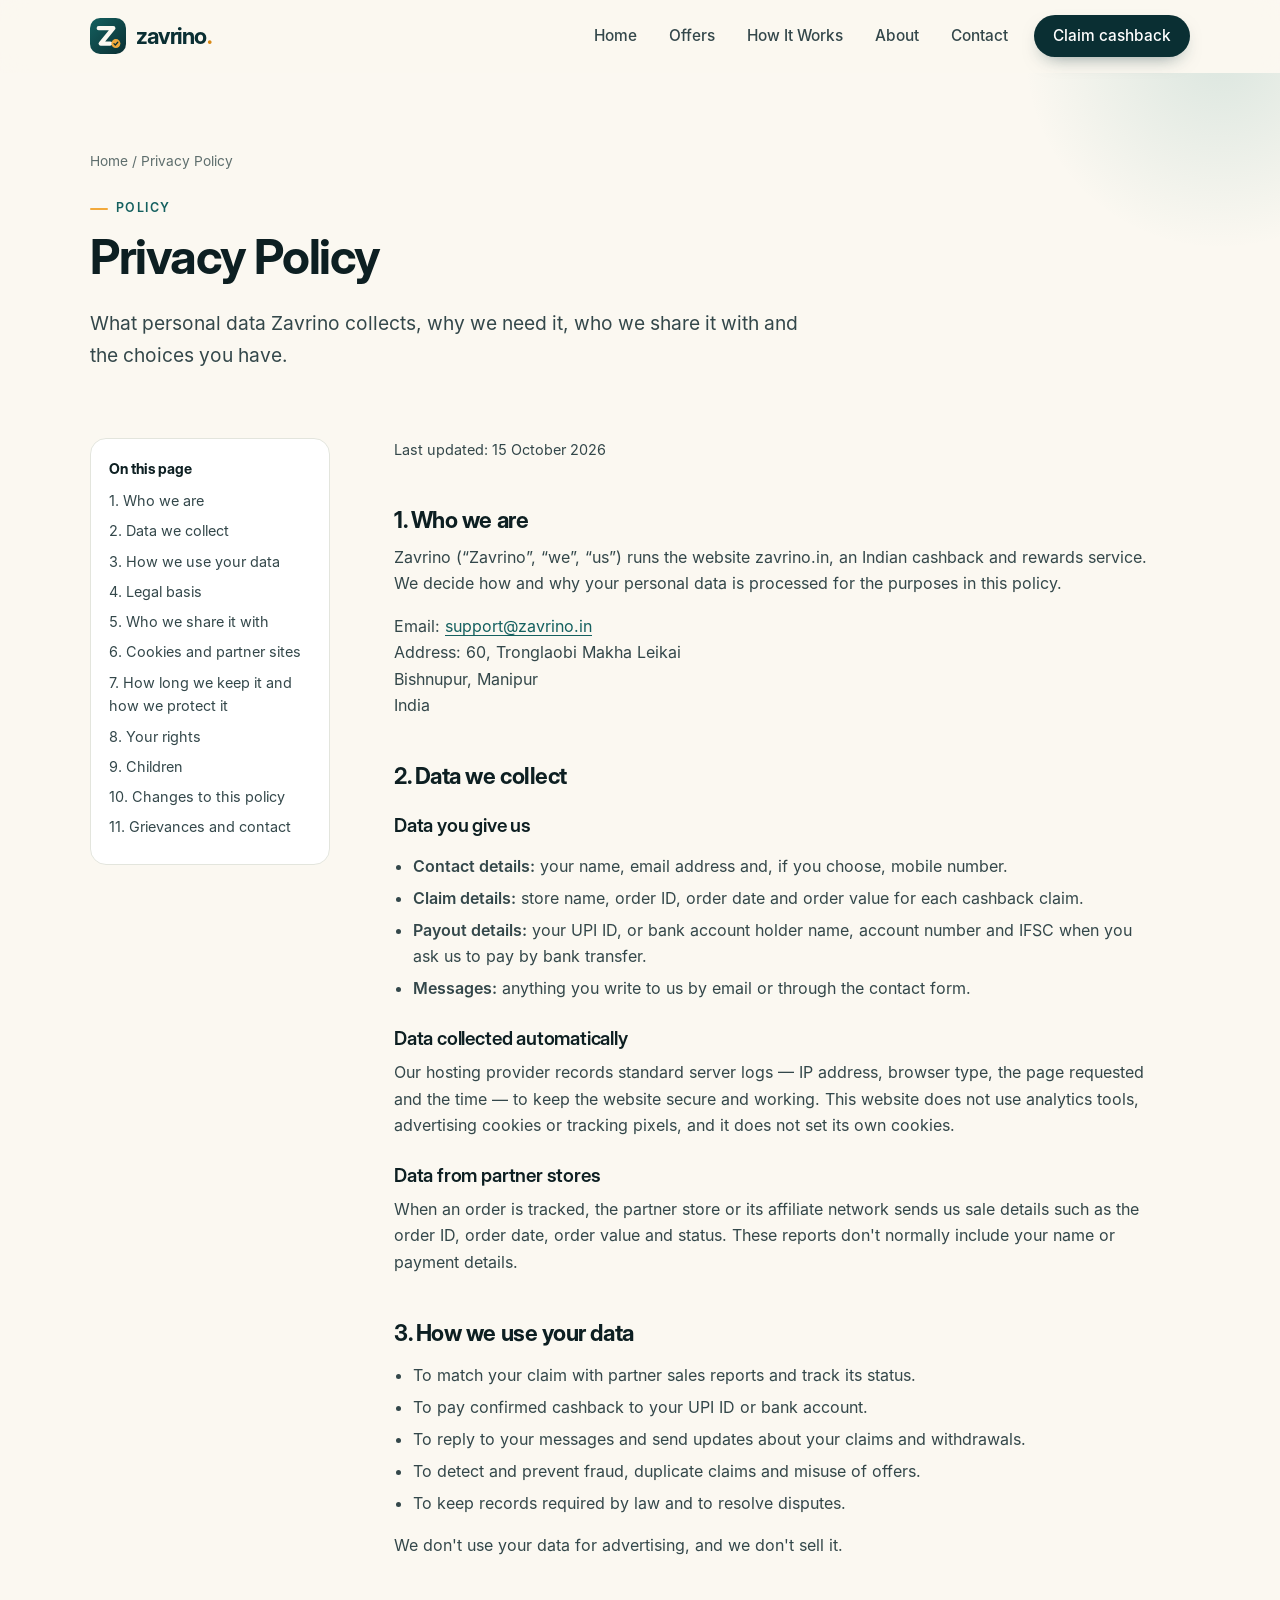
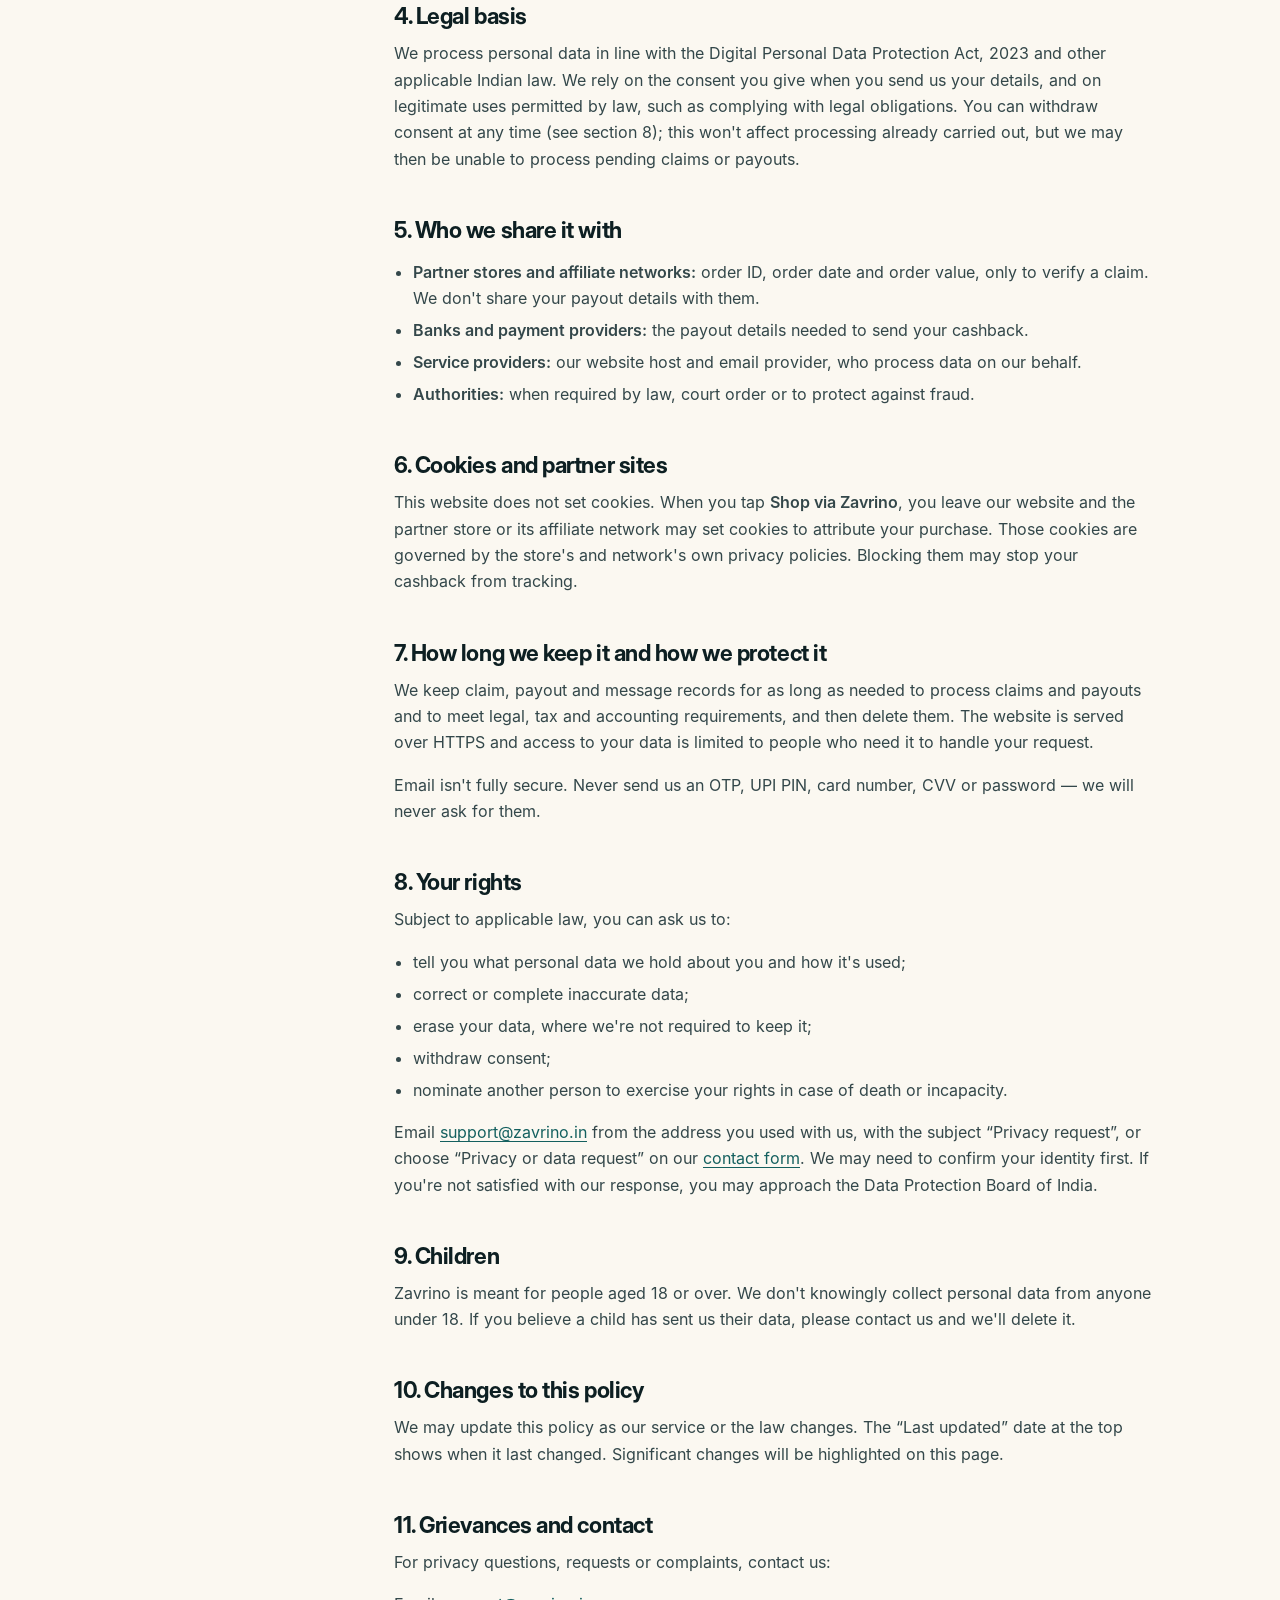
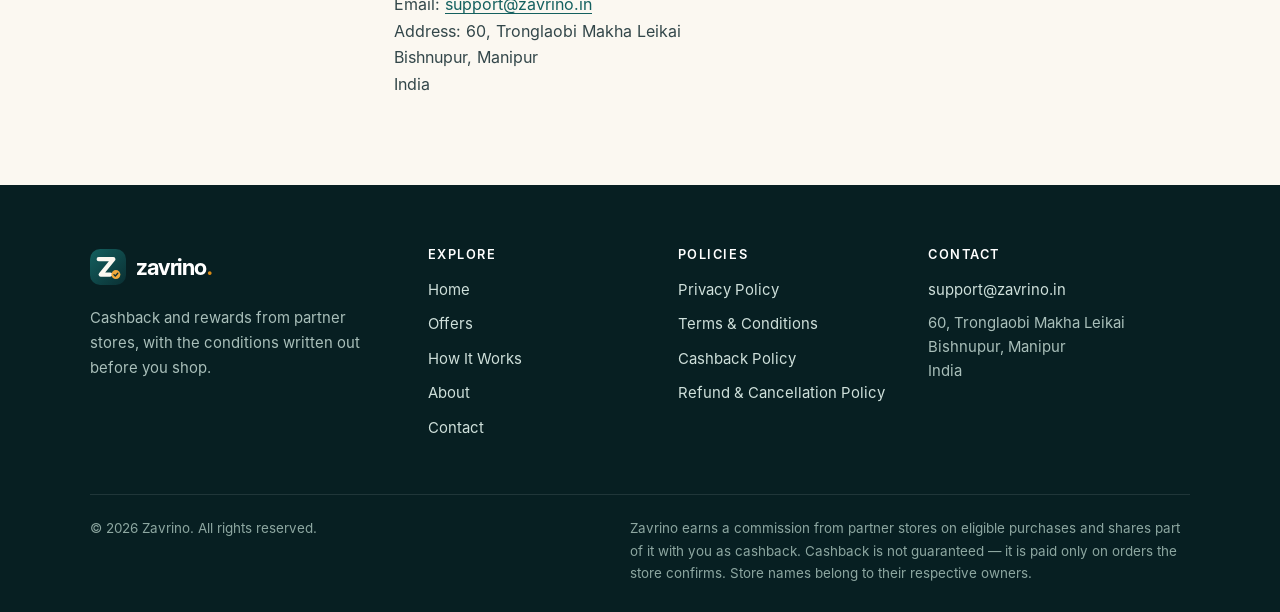
<file: privacy-policy.html>
<!doctype html>
<html lang="en-IN" class="no-js">
<head>
<meta charset="utf-8">
<meta name="viewport" content="width=device-width, initial-scale=1">
<title>Privacy Policy | Zavrino</title>
<meta name="description" content="How Zavrino collects, uses, shares and protects personal data, and the rights you have under Indian law.">
<link rel="canonical" href="https://zavrino.in/privacy-policy.html">
<meta name="robots" content="index, follow">
<meta name="theme-color" content="#0A2F33">
<meta name="format-detection" content="telephone=no">
<link rel="icon" href="favicon.svg" type="image/svg+xml">
<link rel="icon" href="favicon-32.png" sizes="32x32" type="image/png">
<link rel="apple-touch-icon" href="apple-touch-icon.png">
<link rel="manifest" href="site.webmanifest">
<meta property="og:type" content="website">
<meta property="og:site_name" content="Zavrino">
<meta property="og:locale" content="en_IN">
<meta property="og:title" content="Privacy Policy | Zavrino">
<meta property="og:description" content="How Zavrino collects, uses, shares and protects personal data, and the rights you have under Indian law.">
<meta property="og:url" content="https://zavrino.in/privacy-policy.html">
<meta property="og:image" content="https://zavrino.in/assets/img/og-image.png">
<meta property="og:image:width" content="1200">
<meta property="og:image:height" content="630">
<meta property="og:image:alt" content="Zavrino — cashback and rewards with clear conditions">
<meta name="twitter:card" content="summary_large_image">
<meta name="twitter:title" content="Privacy Policy | Zavrino">
<meta name="twitter:description" content="How Zavrino collects, uses, shares and protects personal data, and the rights you have under Indian law.">
<meta name="twitter:image" content="https://zavrino.in/assets/img/og-image.png">
<link rel="stylesheet" href="assets/css/styles.css">
</head>
<body>
<a class="skip-link" href="#main">Skip to content</a>
<header class="site-header">
  <div class="wrap nav">
    <a class="brand" href="index.html" aria-label="Zavrino home">
      <img src="assets/img/logo-mark.svg" alt="" width="36" height="36">
      <span class="wordmark">zavrino<span class="dot">.</span></span>
    </a>
    <button class="nav-toggle" type="button" aria-expanded="false" aria-controls="nav-menu" aria-label="Open menu"><span></span></button>
    <nav class="nav-menu" id="nav-menu" aria-label="Main">
      <ul class="nav-links">
        <li><a href="index.html">Home</a></li><li><a href="offers.html">Offers</a></li><li><a href="how-it-works.html">How It Works</a></li><li><a href="about.html">About</a></li><li><a href="contact.html">Contact</a></li>
        <li class="nav-cta"><a class="btn btn--primary" href="contact.html?topic=claim">Claim cashback</a></li>
      </ul>
    </nav>
  </div>
</header>
<main id="main">
<section class="page-hero">
  <div class="wrap">
    <nav class="breadcrumb" aria-label="Breadcrumb"><a href="index.html">Home</a> / <span aria-current="page">Privacy Policy</span></nav>
    <span class="eyebrow">Policy</span>
    <h1>Privacy Policy</h1>
    <p class="lead">What personal data Zavrino collects, why we need it, who we share it with and the choices you have.</p>
  </div>
</section>
<section class="section--tight" style="padding-top:0">
  <div class="wrap legal">
    <aside class="legal-toc" aria-label="On this page"><b>On this page</b><ol><li><a href="#who">1. Who we are</a></li><li><a href="#collect">2. Data we collect</a></li><li><a href="#use">3. How we use your data</a></li><li><a href="#basis">4. Legal basis</a></li><li><a href="#share">5. Who we share it with</a></li><li><a href="#cookies">6. Cookies and partner sites</a></li><li><a href="#keep">7. How long we keep it and how we protect it</a></li><li><a href="#rights">8. Your rights</a></li><li><a href="#children">9. Children</a></li><li><a href="#changes">10. Changes to this policy</a></li><li><a href="#contact">11. Grievances and contact</a></li></ol></aside>
    <article class="prose">
      <p class="meta-line">Last updated: 15 October 2026</p>
      <h2 id="who">1. Who we are</h2>
<p>Zavrino (“Zavrino”, “we”, “us”) runs the website zavrino.in, an Indian cashback and rewards service. We decide how and why your personal data is processed for the purposes in this policy.</p><p>Email: <a href="mailto:support@zavrino.in">support@zavrino.in</a><br>Address: 60, Tronglaobi Makha Leikai<br>Bishnupur, Manipur<br>India</p>
<h2 id="collect">2. Data we collect</h2>
<h3>Data you give us</h3>
<ul>
<li><strong>Contact details:</strong> your name, email address and, if you choose, mobile number.</li>
<li><strong>Claim details:</strong> store name, order ID, order date and order value for each cashback claim.</li>
<li><strong>Payout details:</strong> your UPI ID, or bank account holder name, account number and IFSC when you ask us to pay by bank transfer.</li>
<li><strong>Messages:</strong> anything you write to us by email or through the contact form.</li>
</ul>
<h3>Data collected automatically</h3>
<p>Our hosting provider records standard server logs — IP address, browser type, the page requested and the time — to keep the website secure and working. This website does not use analytics tools, advertising cookies or tracking pixels, and it does not set its own cookies.</p>
<h3>Data from partner stores</h3>
<p>When an order is tracked, the partner store or its affiliate network sends us sale details such as the order ID, order date, order value and status. These reports don't normally include your name or payment details.</p>
<h2 id="use">3. How we use your data</h2>
<ul>
<li>To match your claim with partner sales reports and track its status.</li>
<li>To pay confirmed cashback to your UPI ID or bank account.</li>
<li>To reply to your messages and send updates about your claims and withdrawals.</li>
<li>To detect and prevent fraud, duplicate claims and misuse of offers.</li>
<li>To keep records required by law and to resolve disputes.</li>
</ul>
<p>We don't use your data for advertising, and we don't sell it.</p>
<h2 id="basis">4. Legal basis</h2>
<p>We process personal data in line with the Digital Personal Data Protection Act, 2023 and other applicable Indian law. We rely on the consent you give when you send us your details, and on legitimate uses permitted by law, such as complying with legal obligations. You can withdraw consent at any time (see section 8); this won't affect processing already carried out, but we may then be unable to process pending claims or payouts.</p>
<h2 id="share">5. Who we share it with</h2>
<ul>
<li><strong>Partner stores and affiliate networks:</strong> order ID, order date and order value, only to verify a claim. We don't share your payout details with them.</li>
<li><strong>Banks and payment providers:</strong> the payout details needed to send your cashback.</li>
<li><strong>Service providers:</strong> our website host and email provider, who process data on our behalf.</li>
<li><strong>Authorities:</strong> when required by law, court order or to protect against fraud.</li>
</ul>
<h2 id="cookies">6. Cookies and partner sites</h2>
<p>This website does not set cookies. When you tap <strong>Shop via Zavrino</strong>, you leave our website and the partner store or its affiliate network may set cookies to attribute your purchase. Those cookies are governed by the store's and network's own privacy policies. Blocking them may stop your cashback from tracking.</p>
<h2 id="keep">7. How long we keep it and how we protect it</h2>
<p>We keep claim, payout and message records for as long as needed to process claims and payouts and to meet legal, tax and accounting requirements, and then delete them. The website is served over HTTPS and access to your data is limited to people who need it to handle your request.</p>
<p>Email isn't fully secure. Never send us an OTP, UPI PIN, card number, CVV or password — we will never ask for them.</p>
<h2 id="rights">8. Your rights</h2>
<p>Subject to applicable law, you can ask us to:</p>
<ul>
<li>tell you what personal data we hold about you and how it's used;</li>
<li>correct or complete inaccurate data;</li>
<li>erase your data, where we're not required to keep it;</li>
<li>withdraw consent;</li>
<li>nominate another person to exercise your rights in case of death or incapacity.</li>
</ul>
<p>Email <a href="mailto:support@zavrino.in">support@zavrino.in</a> from the address you used with us, with the subject “Privacy request”, or choose “Privacy or data request” on our <a href="contact.html?topic=privacy">contact form</a>. We may need to confirm your identity first. If you're not satisfied with our response, you may approach the Data Protection Board of India.</p>
<h2 id="children">9. Children</h2>
<p>Zavrino is meant for people aged 18 or over. We don't knowingly collect personal data from anyone under 18. If you believe a child has sent us their data, please contact us and we'll delete it.</p>
<h2 id="changes">10. Changes to this policy</h2>
<p>We may update this policy as our service or the law changes. The “Last updated” date at the top shows when it last changed. Significant changes will be highlighted on this page.</p>
<h2 id="contact">11. Grievances and contact</h2>
<p>For privacy questions, requests or complaints, contact us:</p><p>Email: <a href="mailto:support@zavrino.in">support@zavrino.in</a><br>Address: 60, Tronglaobi Makha Leikai<br>Bishnupur, Manipur<br>India</p>

    </article>
  </div>
</section>
</main>
<footer class="site-footer">
  <div class="wrap">
    <div class="footer-grid">
      <div class="footer-brand">
        <a class="brand" href="index.html" aria-label="Zavrino home">
          <img src="assets/img/logo-mark.svg" alt="" width="36" height="36">
          <span class="wordmark">zavrino<span class="dot">.</span></span>
        </a>
        <p>Cashback and rewards from partner stores, with the conditions written out before you shop.</p>
      </div>
      <div>
        <h2>Explore</h2>
        <ul><li><a href="index.html">Home</a></li><li><a href="offers.html">Offers</a></li><li><a href="how-it-works.html">How It Works</a></li><li><a href="about.html">About</a></li><li><a href="contact.html">Contact</a></li></ul>
      </div>
      <div>
        <h2>Policies</h2>
        <ul><li><a href="privacy-policy.html">Privacy Policy</a></li><li><a href="terms.html">Terms & Conditions</a></li><li><a href="cashback-policy.html">Cashback Policy</a></li><li><a href="refund-policy.html">Refund & Cancellation Policy</a></li></ul>
      </div>
      <div>
        <h2>Contact</h2>
        <ul>
          <li><a href="mailto:support@zavrino.in">support@zavrino.in</a></li>
          <li><address>60, Tronglaobi Makha Leikai<br>Bishnupur, Manipur<br>India</address></li>
        </ul>
      </div>
    </div>
    <div class="footer-bottom">
      <p>&copy; <span data-year>2026</span> Zavrino. All rights reserved.</p>
      <p>Zavrino earns a commission from partner stores on eligible purchases and shares part of it with you as cashback. Cashback is not guaranteed — it is paid only on orders the store confirms. Store names belong to their respective owners.</p>
    </div>
  </div>
</footer>
<script src="assets/js/main.js" defer></script>
</body>
</html>
</file>
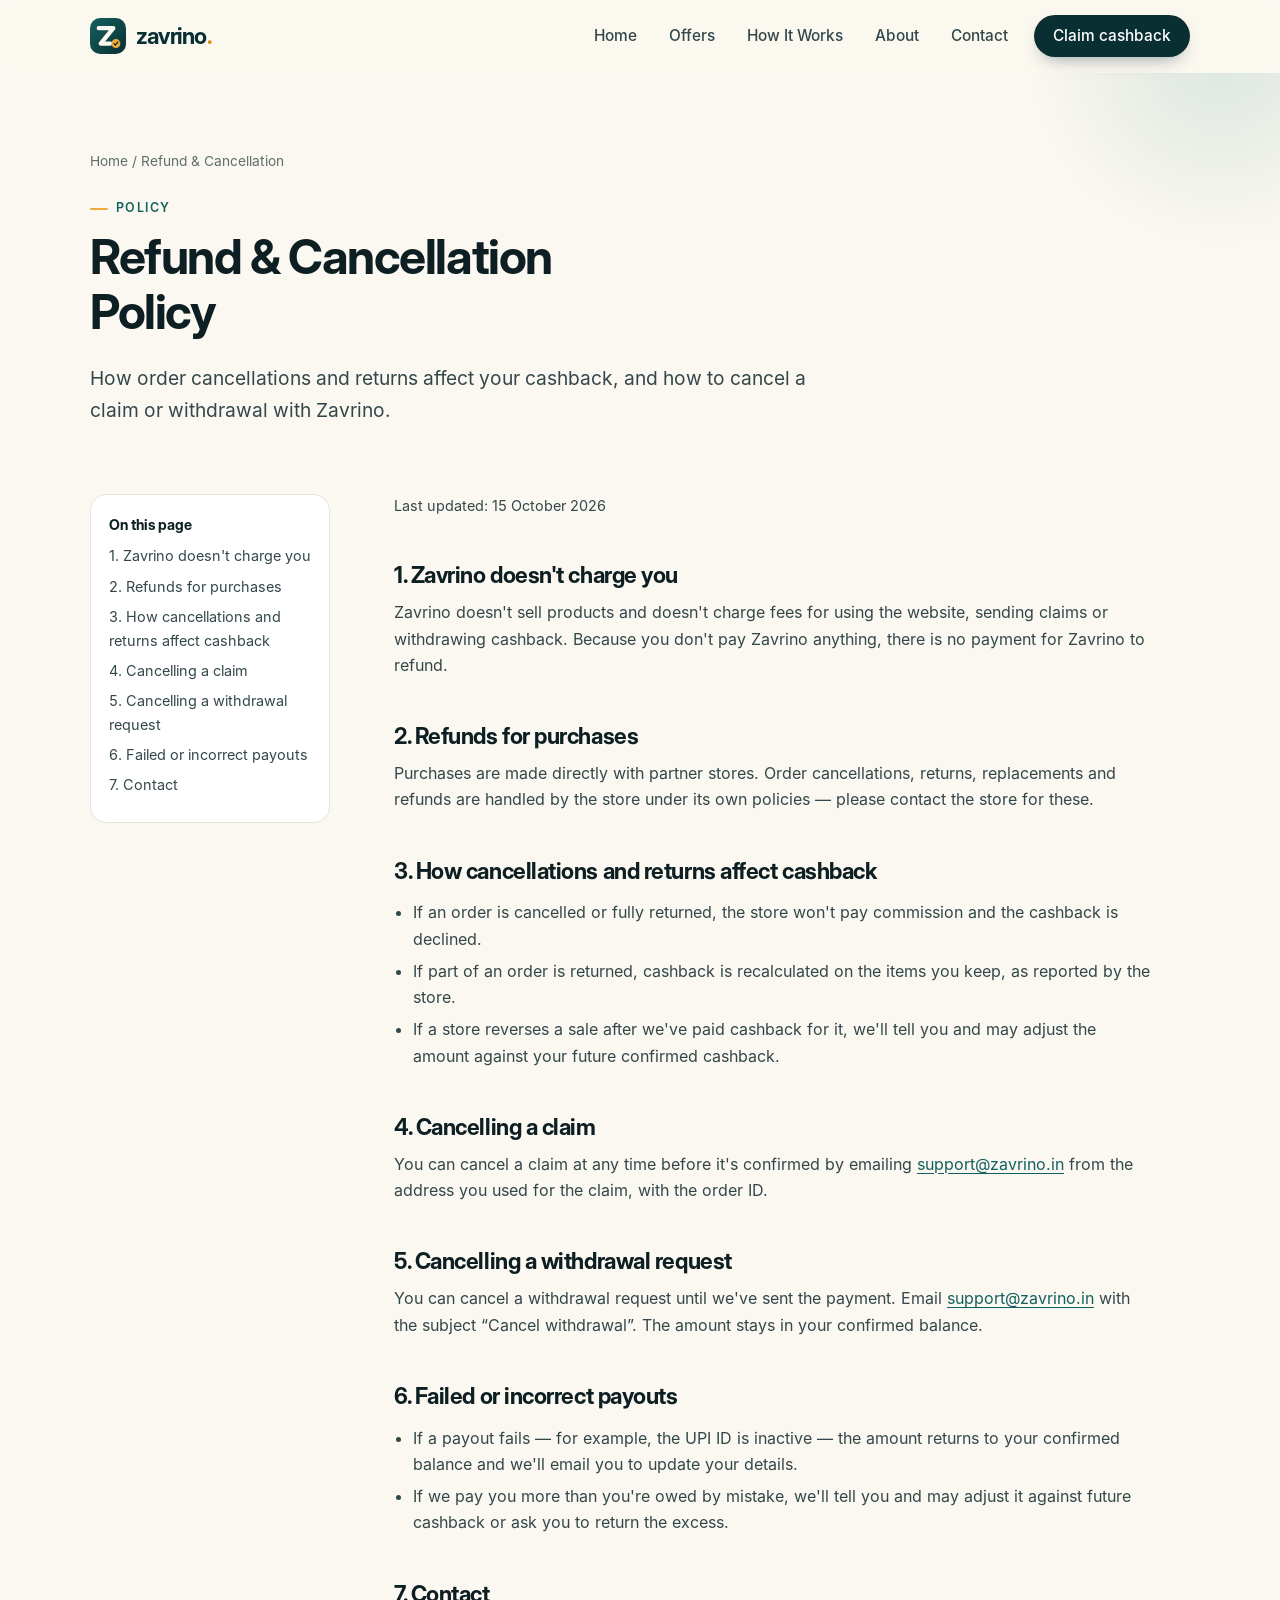
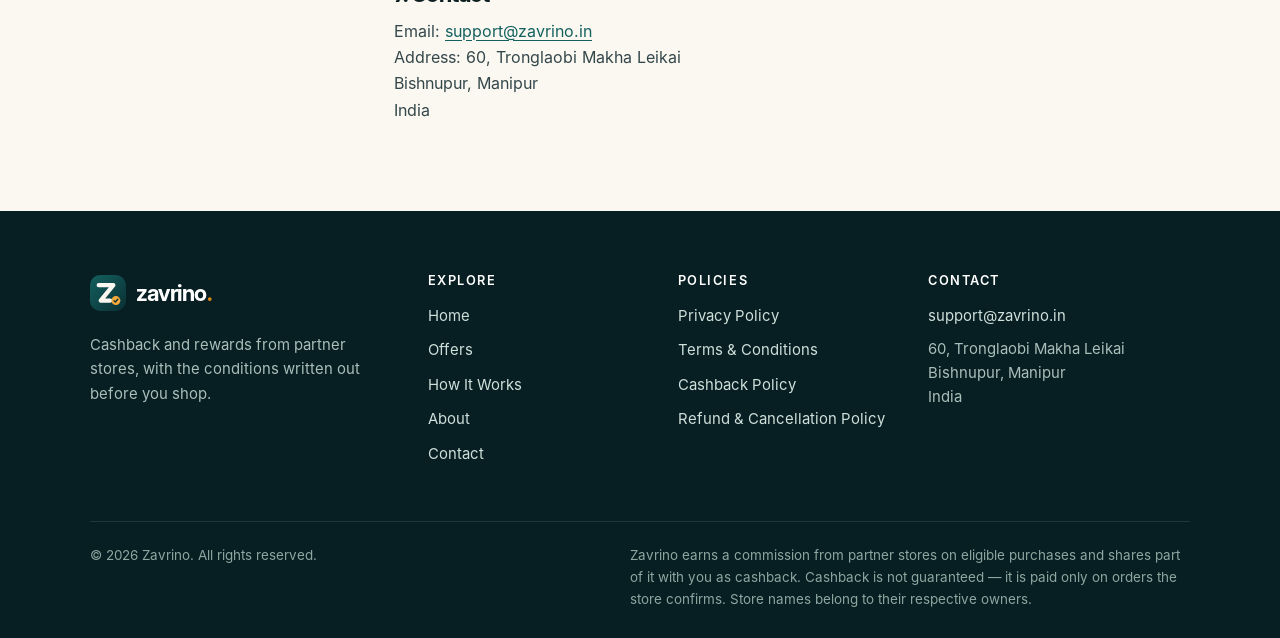
<file: refund-policy.html>
<!doctype html>
<html lang="en-IN" class="no-js">
<head>
<meta charset="utf-8">
<meta name="viewport" content="width=device-width, initial-scale=1">
<title>Refund &amp; Cancellation Policy | Zavrino</title>
<meta name="description" content="How cancellations, returns and refunds affect Zavrino cashback, and how to cancel a claim or withdrawal request.">
<link rel="canonical" href="https://zavrino.in/refund-policy.html">
<meta name="robots" content="index, follow">
<meta name="theme-color" content="#0A2F33">
<meta name="format-detection" content="telephone=no">
<link rel="icon" href="favicon.svg" type="image/svg+xml">
<link rel="icon" href="favicon-32.png" sizes="32x32" type="image/png">
<link rel="apple-touch-icon" href="apple-touch-icon.png">
<link rel="manifest" href="site.webmanifest">
<meta property="og:type" content="website">
<meta property="og:site_name" content="Zavrino">
<meta property="og:locale" content="en_IN">
<meta property="og:title" content="Refund &amp; Cancellation Policy | Zavrino">
<meta property="og:description" content="How cancellations, returns and refunds affect Zavrino cashback, and how to cancel a claim or withdrawal request.">
<meta property="og:url" content="https://zavrino.in/refund-policy.html">
<meta property="og:image" content="https://zavrino.in/assets/img/og-image.png">
<meta property="og:image:width" content="1200">
<meta property="og:image:height" content="630">
<meta property="og:image:alt" content="Zavrino — cashback and rewards with clear conditions">
<meta name="twitter:card" content="summary_large_image">
<meta name="twitter:title" content="Refund &amp; Cancellation Policy | Zavrino">
<meta name="twitter:description" content="How cancellations, returns and refunds affect Zavrino cashback, and how to cancel a claim or withdrawal request.">
<meta name="twitter:image" content="https://zavrino.in/assets/img/og-image.png">
<link rel="stylesheet" href="assets/css/styles.css">
</head>
<body>
<a class="skip-link" href="#main">Skip to content</a>
<header class="site-header">
  <div class="wrap nav">
    <a class="brand" href="index.html" aria-label="Zavrino home">
      <img src="assets/img/logo-mark.svg" alt="" width="36" height="36">
      <span class="wordmark">zavrino<span class="dot">.</span></span>
    </a>
    <button class="nav-toggle" type="button" aria-expanded="false" aria-controls="nav-menu" aria-label="Open menu"><span></span></button>
    <nav class="nav-menu" id="nav-menu" aria-label="Main">
      <ul class="nav-links">
        <li><a href="index.html">Home</a></li><li><a href="offers.html">Offers</a></li><li><a href="how-it-works.html">How It Works</a></li><li><a href="about.html">About</a></li><li><a href="contact.html">Contact</a></li>
        <li class="nav-cta"><a class="btn btn--primary" href="contact.html?topic=claim">Claim cashback</a></li>
      </ul>
    </nav>
  </div>
</header>
<main id="main">
<section class="page-hero">
  <div class="wrap">
    <nav class="breadcrumb" aria-label="Breadcrumb"><a href="index.html">Home</a> / <span aria-current="page">Refund &amp; Cancellation</span></nav>
    <span class="eyebrow">Policy</span>
    <h1>Refund &amp; Cancellation Policy</h1>
    <p class="lead">How order cancellations and returns affect your cashback, and how to cancel a claim or withdrawal with Zavrino.</p>
  </div>
</section>
<section class="section--tight" style="padding-top:0">
  <div class="wrap legal">
    <aside class="legal-toc" aria-label="On this page"><b>On this page</b><ol><li><a href="#nofees">1. Zavrino doesn&#x27;t charge you</a></li><li><a href="#orders">2. Refunds for purchases</a></li><li><a href="#effect">3. How cancellations and returns affect cashback</a></li><li><a href="#claim">4. Cancelling a claim</a></li><li><a href="#withdrawal">5. Cancelling a withdrawal request</a></li><li><a href="#failed">6. Failed or incorrect payouts</a></li><li><a href="#contact">7. Contact</a></li></ol></aside>
    <article class="prose">
      <p class="meta-line">Last updated: 15 October 2026</p>
      <h2 id="nofees">1. Zavrino doesn&#x27;t charge you</h2>
<p>Zavrino doesn't sell products and doesn't charge fees for using the website, sending claims or withdrawing cashback. Because you don't pay Zavrino anything, there is no payment for Zavrino to refund.</p>
<h2 id="orders">2. Refunds for purchases</h2>
<p>Purchases are made directly with partner stores. Order cancellations, returns, replacements and refunds are handled by the store under its own policies — please contact the store for these.</p>
<h2 id="effect">3. How cancellations and returns affect cashback</h2>
<ul>
<li>If an order is cancelled or fully returned, the store won't pay commission and the cashback is declined.</li>
<li>If part of an order is returned, cashback is recalculated on the items you keep, as reported by the store.</li>
<li>If a store reverses a sale after we've paid cashback for it, we'll tell you and may adjust the amount against your future confirmed cashback.</li>
</ul>
<h2 id="claim">4. Cancelling a claim</h2>
<p>You can cancel a claim at any time before it's confirmed by emailing <a href="mailto:support@zavrino.in">support@zavrino.in</a> from the address you used for the claim, with the order ID.</p>
<h2 id="withdrawal">5. Cancelling a withdrawal request</h2>
<p>You can cancel a withdrawal request until we've sent the payment. Email <a href="mailto:support@zavrino.in">support@zavrino.in</a> with the subject “Cancel withdrawal”. The amount stays in your confirmed balance.</p>
<h2 id="failed">6. Failed or incorrect payouts</h2>
<ul>
<li>If a payout fails — for example, the UPI ID is inactive — the amount returns to your confirmed balance and we'll email you to update your details.</li>
<li>If we pay you more than you're owed by mistake, we'll tell you and may adjust it against future cashback or ask you to return the excess.</li>
</ul>
<h2 id="contact">7. Contact</h2>
<p>Email: <a href="mailto:support@zavrino.in">support@zavrino.in</a><br>Address: 60, Tronglaobi Makha Leikai<br>Bishnupur, Manipur<br>India</p>

    </article>
  </div>
</section>
</main>
<footer class="site-footer">
  <div class="wrap">
    <div class="footer-grid">
      <div class="footer-brand">
        <a class="brand" href="index.html" aria-label="Zavrino home">
          <img src="assets/img/logo-mark.svg" alt="" width="36" height="36">
          <span class="wordmark">zavrino<span class="dot">.</span></span>
        </a>
        <p>Cashback and rewards from partner stores, with the conditions written out before you shop.</p>
      </div>
      <div>
        <h2>Explore</h2>
        <ul><li><a href="index.html">Home</a></li><li><a href="offers.html">Offers</a></li><li><a href="how-it-works.html">How It Works</a></li><li><a href="about.html">About</a></li><li><a href="contact.html">Contact</a></li></ul>
      </div>
      <div>
        <h2>Policies</h2>
        <ul><li><a href="privacy-policy.html">Privacy Policy</a></li><li><a href="terms.html">Terms & Conditions</a></li><li><a href="cashback-policy.html">Cashback Policy</a></li><li><a href="refund-policy.html">Refund & Cancellation Policy</a></li></ul>
      </div>
      <div>
        <h2>Contact</h2>
        <ul>
          <li><a href="mailto:support@zavrino.in">support@zavrino.in</a></li>
          <li><address>60, Tronglaobi Makha Leikai<br>Bishnupur, Manipur<br>India</address></li>
        </ul>
      </div>
    </div>
    <div class="footer-bottom">
      <p>&copy; <span data-year>2026</span> Zavrino. All rights reserved.</p>
      <p>Zavrino earns a commission from partner stores on eligible purchases and shares part of it with you as cashback. Cashback is not guaranteed — it is paid only on orders the store confirms. Store names belong to their respective owners.</p>
    </div>
  </div>
</footer>
<script src="assets/js/main.js" defer></script>
</body>
</html>
</file>
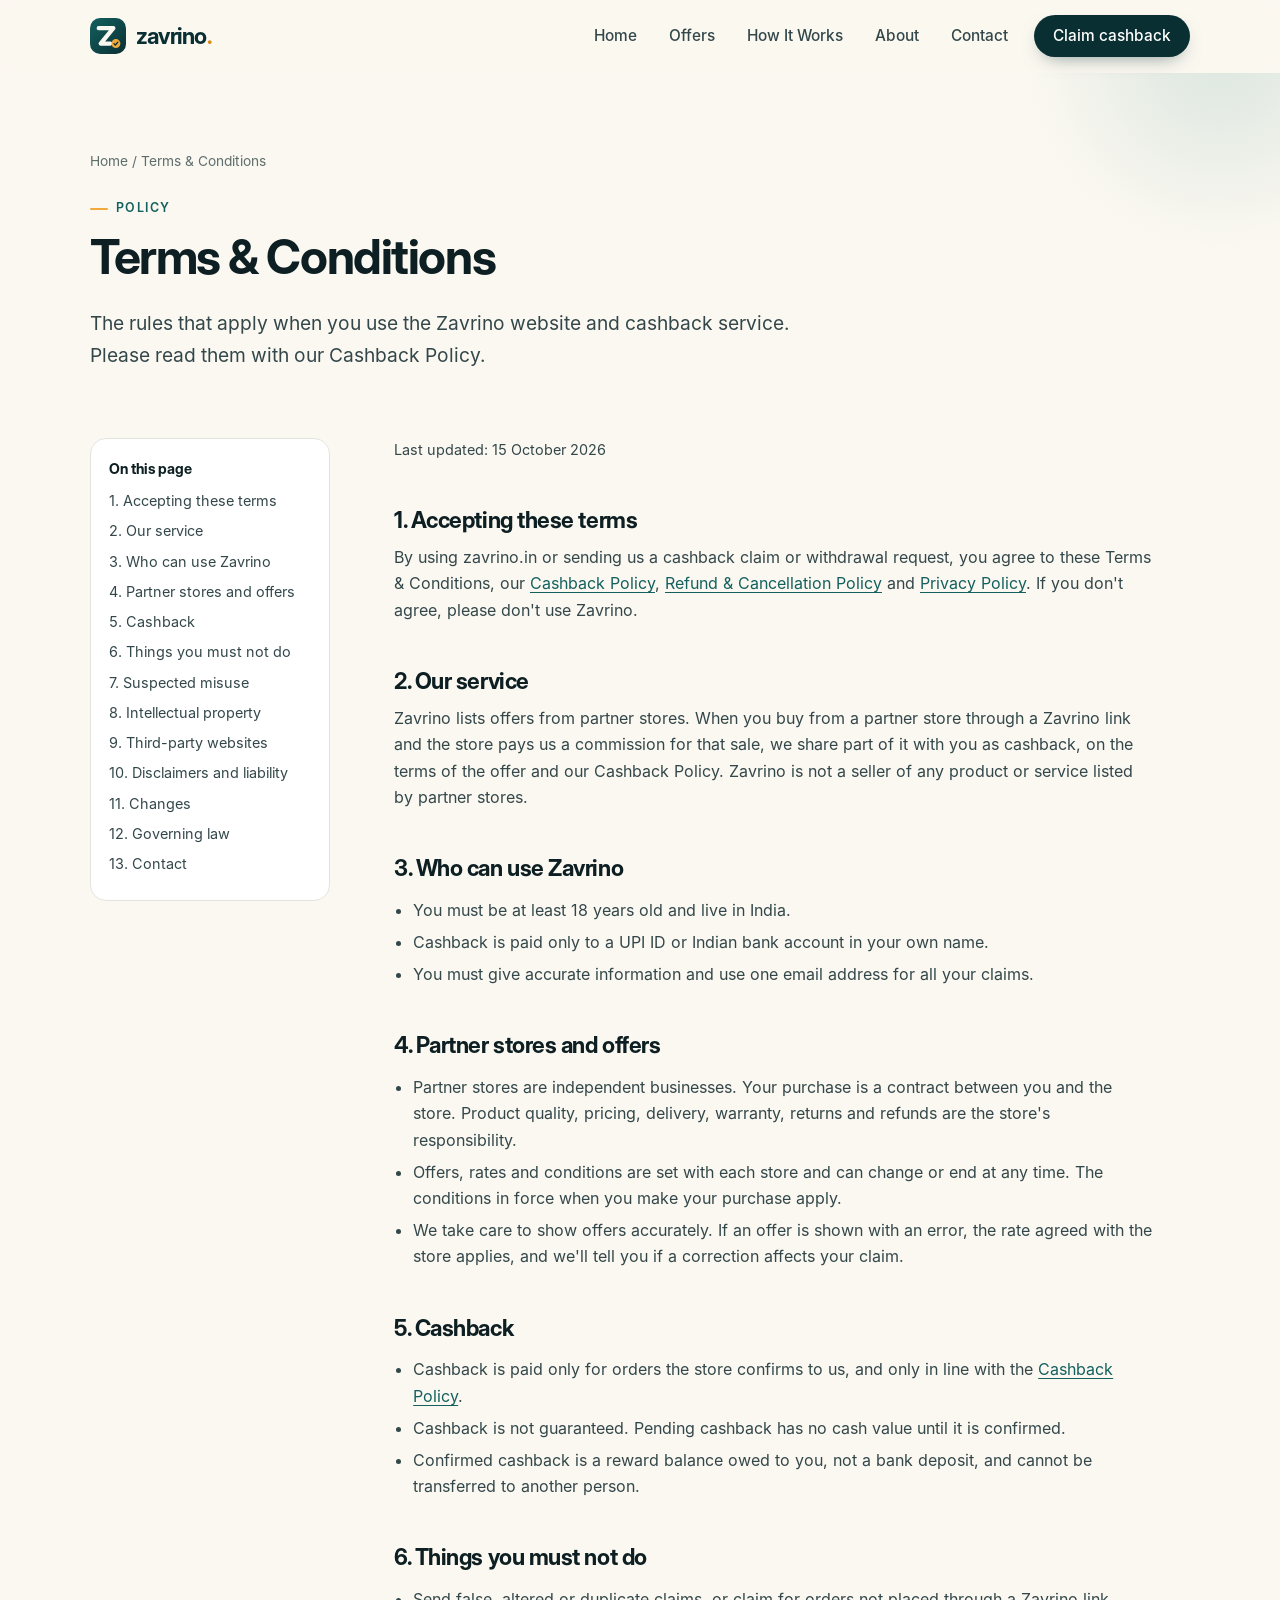
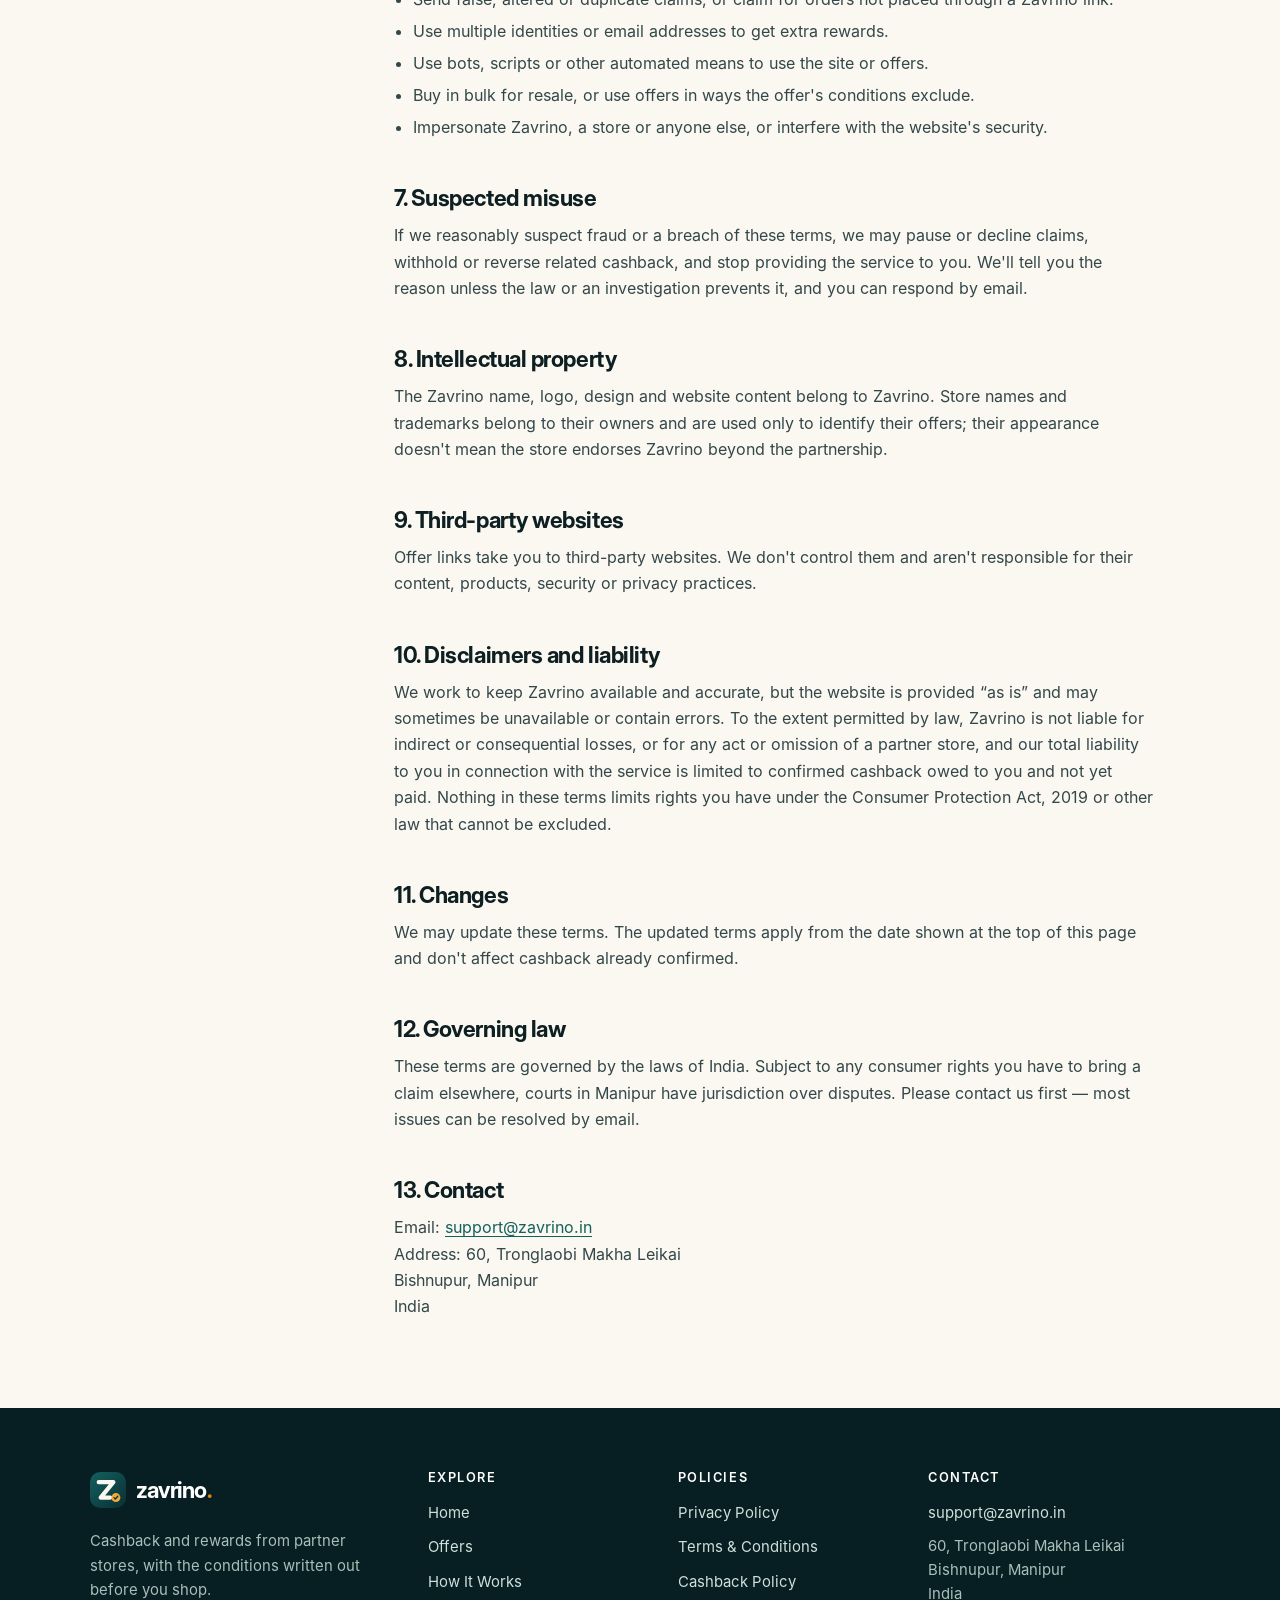
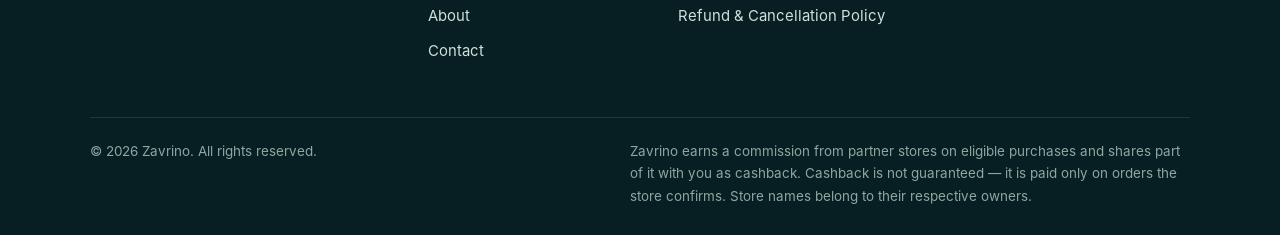
<file: terms.html>
<!doctype html>
<html lang="en-IN" class="no-js">
<head>
<meta charset="utf-8">
<meta name="viewport" content="width=device-width, initial-scale=1">
<title>Terms &amp; Conditions | Zavrino</title>
<meta name="description" content="The terms that apply when you use the Zavrino website and its cashback and rewards service.">
<link rel="canonical" href="https://zavrino.in/terms.html">
<meta name="robots" content="index, follow">
<meta name="theme-color" content="#0A2F33">
<meta name="format-detection" content="telephone=no">
<link rel="icon" href="favicon.svg" type="image/svg+xml">
<link rel="icon" href="favicon-32.png" sizes="32x32" type="image/png">
<link rel="apple-touch-icon" href="apple-touch-icon.png">
<link rel="manifest" href="site.webmanifest">
<meta property="og:type" content="website">
<meta property="og:site_name" content="Zavrino">
<meta property="og:locale" content="en_IN">
<meta property="og:title" content="Terms &amp; Conditions | Zavrino">
<meta property="og:description" content="The terms that apply when you use the Zavrino website and its cashback and rewards service.">
<meta property="og:url" content="https://zavrino.in/terms.html">
<meta property="og:image" content="https://zavrino.in/assets/img/og-image.png">
<meta property="og:image:width" content="1200">
<meta property="og:image:height" content="630">
<meta property="og:image:alt" content="Zavrino — cashback and rewards with clear conditions">
<meta name="twitter:card" content="summary_large_image">
<meta name="twitter:title" content="Terms &amp; Conditions | Zavrino">
<meta name="twitter:description" content="The terms that apply when you use the Zavrino website and its cashback and rewards service.">
<meta name="twitter:image" content="https://zavrino.in/assets/img/og-image.png">
<link rel="stylesheet" href="assets/css/styles.css">
</head>
<body>
<a class="skip-link" href="#main">Skip to content</a>
<header class="site-header">
  <div class="wrap nav">
    <a class="brand" href="index.html" aria-label="Zavrino home">
      <img src="assets/img/logo-mark.svg" alt="" width="36" height="36">
      <span class="wordmark">zavrino<span class="dot">.</span></span>
    </a>
    <button class="nav-toggle" type="button" aria-expanded="false" aria-controls="nav-menu" aria-label="Open menu"><span></span></button>
    <nav class="nav-menu" id="nav-menu" aria-label="Main">
      <ul class="nav-links">
        <li><a href="index.html">Home</a></li><li><a href="offers.html">Offers</a></li><li><a href="how-it-works.html">How It Works</a></li><li><a href="about.html">About</a></li><li><a href="contact.html">Contact</a></li>
        <li class="nav-cta"><a class="btn btn--primary" href="contact.html?topic=claim">Claim cashback</a></li>
      </ul>
    </nav>
  </div>
</header>
<main id="main">
<section class="page-hero">
  <div class="wrap">
    <nav class="breadcrumb" aria-label="Breadcrumb"><a href="index.html">Home</a> / <span aria-current="page">Terms &amp; Conditions</span></nav>
    <span class="eyebrow">Policy</span>
    <h1>Terms &amp; Conditions</h1>
    <p class="lead">The rules that apply when you use the Zavrino website and cashback service. Please read them with our Cashback Policy.</p>
  </div>
</section>
<section class="section--tight" style="padding-top:0">
  <div class="wrap legal">
    <aside class="legal-toc" aria-label="On this page"><b>On this page</b><ol><li><a href="#accept">1. Accepting these terms</a></li><li><a href="#service">2. Our service</a></li><li><a href="#eligibility">3. Who can use Zavrino</a></li><li><a href="#stores">4. Partner stores and offers</a></li><li><a href="#cashback">5. Cashback</a></li><li><a href="#conduct">6. Things you must not do</a></li><li><a href="#fraud">7. Suspected misuse</a></li><li><a href="#ip">8. Intellectual property</a></li><li><a href="#links">9. Third-party websites</a></li><li><a href="#disclaimer">10. Disclaimers and liability</a></li><li><a href="#changes">11. Changes</a></li><li><a href="#law">12. Governing law</a></li><li><a href="#contact">13. Contact</a></li></ol></aside>
    <article class="prose">
      <p class="meta-line">Last updated: 15 October 2026</p>
      <h2 id="accept">1. Accepting these terms</h2>
<p>By using zavrino.in or sending us a cashback claim or withdrawal request, you agree to these Terms & Conditions, our <a href="cashback-policy.html">Cashback Policy</a>, <a href="refund-policy.html">Refund & Cancellation Policy</a> and <a href="privacy-policy.html">Privacy Policy</a>. If you don't agree, please don't use Zavrino.</p>
<h2 id="service">2. Our service</h2>
<p>Zavrino lists offers from partner stores. When you buy from a partner store through a Zavrino link and the store pays us a commission for that sale, we share part of it with you as cashback, on the terms of the offer and our Cashback Policy. Zavrino is not a seller of any product or service listed by partner stores.</p>
<h2 id="eligibility">3. Who can use Zavrino</h2>
<ul>
<li>You must be at least 18 years old and live in India.</li>
<li>Cashback is paid only to a UPI ID or Indian bank account in your own name.</li>
<li>You must give accurate information and use one email address for all your claims.</li>
</ul>
<h2 id="stores">4. Partner stores and offers</h2>
<ul>
<li>Partner stores are independent businesses. Your purchase is a contract between you and the store. Product quality, pricing, delivery, warranty, returns and refunds are the store's responsibility.</li>
<li>Offers, rates and conditions are set with each store and can change or end at any time. The conditions in force when you make your purchase apply.</li>
<li>We take care to show offers accurately. If an offer is shown with an error, the rate agreed with the store applies, and we'll tell you if a correction affects your claim.</li>
</ul>
<h2 id="cashback">5. Cashback</h2>
<ul>
<li>Cashback is paid only for orders the store confirms to us, and only in line with the <a href="cashback-policy.html">Cashback Policy</a>.</li>
<li>Cashback is not guaranteed. Pending cashback has no cash value until it is confirmed.</li>
<li>Confirmed cashback is a reward balance owed to you, not a bank deposit, and cannot be transferred to another person.</li>
</ul>
<h2 id="conduct">6. Things you must not do</h2>
<ul>
<li>Send false, altered or duplicate claims, or claim for orders not placed through a Zavrino link.</li>
<li>Use multiple identities or email addresses to get extra rewards.</li>
<li>Use bots, scripts or other automated means to use the site or offers.</li>
<li>Buy in bulk for resale, or use offers in ways the offer's conditions exclude.</li>
<li>Impersonate Zavrino, a store or anyone else, or interfere with the website's security.</li>
</ul>
<h2 id="fraud">7. Suspected misuse</h2>
<p>If we reasonably suspect fraud or a breach of these terms, we may pause or decline claims, withhold or reverse related cashback, and stop providing the service to you. We'll tell you the reason unless the law or an investigation prevents it, and you can respond by email.</p>
<h2 id="ip">8. Intellectual property</h2>
<p>The Zavrino name, logo, design and website content belong to Zavrino. Store names and trademarks belong to their owners and are used only to identify their offers; their appearance doesn't mean the store endorses Zavrino beyond the partnership.</p>
<h2 id="links">9. Third-party websites</h2>
<p>Offer links take you to third-party websites. We don't control them and aren't responsible for their content, products, security or privacy practices.</p>
<h2 id="disclaimer">10. Disclaimers and liability</h2>
<p>We work to keep Zavrino available and accurate, but the website is provided “as is” and may sometimes be unavailable or contain errors. To the extent permitted by law, Zavrino is not liable for indirect or consequential losses, or for any act or omission of a partner store, and our total liability to you in connection with the service is limited to confirmed cashback owed to you and not yet paid. Nothing in these terms limits rights you have under the Consumer Protection Act, 2019 or other law that cannot be excluded.</p>
<h2 id="changes">11. Changes</h2>
<p>We may update these terms. The updated terms apply from the date shown at the top of this page and don't affect cashback already confirmed.</p>
<h2 id="law">12. Governing law</h2>
<p>These terms are governed by the laws of India. Subject to any consumer rights you have to bring a claim elsewhere, courts in Manipur have jurisdiction over disputes. Please contact us first — most issues can be resolved by email.</p>
<h2 id="contact">13. Contact</h2>
<p>Email: <a href="mailto:support@zavrino.in">support@zavrino.in</a><br>Address: 60, Tronglaobi Makha Leikai<br>Bishnupur, Manipur<br>India</p>

    </article>
  </div>
</section>
</main>
<footer class="site-footer">
  <div class="wrap">
    <div class="footer-grid">
      <div class="footer-brand">
        <a class="brand" href="index.html" aria-label="Zavrino home">
          <img src="assets/img/logo-mark.svg" alt="" width="36" height="36">
          <span class="wordmark">zavrino<span class="dot">.</span></span>
        </a>
        <p>Cashback and rewards from partner stores, with the conditions written out before you shop.</p>
      </div>
      <div>
        <h2>Explore</h2>
        <ul><li><a href="index.html">Home</a></li><li><a href="offers.html">Offers</a></li><li><a href="how-it-works.html">How It Works</a></li><li><a href="about.html">About</a></li><li><a href="contact.html">Contact</a></li></ul>
      </div>
      <div>
        <h2>Policies</h2>
        <ul><li><a href="privacy-policy.html">Privacy Policy</a></li><li><a href="terms.html">Terms & Conditions</a></li><li><a href="cashback-policy.html">Cashback Policy</a></li><li><a href="refund-policy.html">Refund & Cancellation Policy</a></li></ul>
      </div>
      <div>
        <h2>Contact</h2>
        <ul>
          <li><a href="mailto:support@zavrino.in">support@zavrino.in</a></li>
          <li><address>60, Tronglaobi Makha Leikai<br>Bishnupur, Manipur<br>India</address></li>
        </ul>
      </div>
    </div>
    <div class="footer-bottom">
      <p>&copy; <span data-year>2026</span> Zavrino. All rights reserved.</p>
      <p>Zavrino earns a commission from partner stores on eligible purchases and shares part of it with you as cashback. Cashback is not guaranteed — it is paid only on orders the store confirms. Store names belong to their respective owners.</p>
    </div>
  </div>
</footer>
<script src="assets/js/main.js" defer></script>
</body>
</html>
</file>
<file: assets/css/styles.css>
/* Zavrino — site styles */

@font-face { font-family: "Inter"; src: url("../fonts/Inter-Regular.woff") format("woff"); font-weight: 400; font-display: swap; }
@font-face { font-family: "Inter"; src: url("../fonts/Inter-Medium.woff") format("woff"); font-weight: 500; font-display: swap; }
@font-face { font-family: "Inter"; src: url("../fonts/Inter-SemiBold.woff") format("woff"); font-weight: 600; font-display: swap; }
@font-face { font-family: "Inter Display"; src: url("../fonts/InterDisplay-SemiBold.woff") format("woff"); font-weight: 600; font-display: swap; }
@font-face { font-family: "Inter Display"; src: url("../fonts/InterDisplay-Bold.woff") format("woff"); font-weight: 700; font-display: swap; }

:root {
  --ink: #0D1F22;
  --ink-soft: #33474A;
  --muted: #5E6E6D;
  --teal-950: #071F22;
  --teal-900: #0A2F33;
  --teal-700: #0F4C4F;
  --teal-600: #14605F;
  --teal-500: #1B7A74;
  --mint-200: #CFE6DE;
  --mint-100: #E4F1EC;
  --mint-50: #F1F8F5;
  --marigold: #F2A93B;
  --marigold-600: #D98A16;
  --marigold-100: #FDEFD8;
  --cream: #FBF8F1;
  --paper: #FFFFFF;
  --line: #E3E5DD;
  --danger: #B3412E;

  --radius-sm: 10px;
  --radius: 16px;
  --radius-lg: 24px;
  --shadow-sm: 0 1px 2px rgba(10, 47, 51, .06), 0 1px 1px rgba(10, 47, 51, .04);
  --shadow: 0 10px 30px -12px rgba(10, 47, 51, .22), 0 2px 6px rgba(10, 47, 51, .05);
  --wrap: 1140px;
  --font: "Inter", system-ui, -apple-system, "Segoe UI", Roboto, sans-serif;
  --font-display: "Inter Display", "Inter", system-ui, sans-serif;
  color-scheme: light;
}

*, *::before, *::after { box-sizing: border-box; }
html { -webkit-text-size-adjust: 100%; scroll-behavior: smooth; }
@media (prefers-reduced-motion: reduce) { html { scroll-behavior: auto; } *, *::before, *::after { transition: none !important; animation: none !important; } }
body {
  margin: 0; background: var(--cream); color: var(--ink);
  font: 400 16px/1.65 var(--font); font-feature-settings: "cv11", "ss01";
  -webkit-font-smoothing: antialiased; text-rendering: optimizeLegibility;
}
[hidden] { display: none !important; }
img, svg { display: block; max-width: 100%; }
a { color: var(--teal-600); text-decoration-thickness: 1px; text-underline-offset: 3px; }
a:hover { color: var(--teal-900); }
h1, h2, h3, h4 { font-family: var(--font-display); color: var(--ink); line-height: 1.15; letter-spacing: -0.02em; margin: 0 0 .5em; }
h1 { font-size: clamp(2.1rem, 4.6vw + .6rem, 3.6rem); font-weight: 700; letter-spacing: -0.03em; }
h2 { font-size: clamp(1.6rem, 2.2vw + .8rem, 2.35rem); font-weight: 700; }
h3 { font-size: 1.18rem; font-weight: 600; letter-spacing: -0.01em; }
p { margin: 0 0 1em; }
ul, ol { padding-left: 1.2em; }
li { margin: .35em 0; }
strong { font-weight: 600; }
:focus-visible { outline: 3px solid var(--marigold); outline-offset: 2px; border-radius: 6px; }
.skip-link { position: absolute; left: 12px; top: -60px; background: var(--teal-900); color: #fff; padding: 10px 14px; border-radius: 8px; z-index: 100; }
.skip-link:focus { top: 12px; color: #fff; }
.visually-hidden { position: absolute !important; width: 1px; height: 1px; overflow: hidden; clip: rect(0 0 0 0); white-space: nowrap; }

.wrap { width: 100%; max-width: var(--wrap); margin: 0 auto; padding: 0 20px; }
.section { padding: clamp(56px, 8vw, 104px) 0; }
.section--tight { padding: clamp(40px, 6vw, 72px) 0; }
.section--mint { background: var(--mint-50); border-block: 1px solid var(--mint-100); }
.section--dark { background: var(--teal-900); color: #DDEBE7; }
.section--dark h2, .section--dark h3 { color: #fff; }
.eyebrow { display: inline-flex; align-items: center; gap: 8px; font: 600 .78rem/1 var(--font); letter-spacing: .12em; text-transform: uppercase; color: var(--teal-600); margin-bottom: 14px; }
.eyebrow::before { content: ""; width: 18px; height: 2px; background: var(--marigold); border-radius: 2px; }
.section--dark .eyebrow { color: var(--marigold); }
.lead { font-size: clamp(1.05rem, .5vw + .95rem, 1.2rem); color: var(--ink-soft); max-width: 60ch; }
.section-head { max-width: 680px; margin-bottom: 40px; }
.section-head--center { margin-inline: auto; text-align: center; }
.section-head--center .lead { margin-inline: auto; }

/* Buttons */
.btn { display: inline-flex; align-items: center; justify-content: center; gap: 8px; min-height: 48px; padding: 12px 22px; border-radius: 999px; border: 1.5px solid transparent; font: 600 .98rem/1.2 var(--font); text-decoration: none; cursor: pointer; transition: background .18s, color .18s, border-color .18s, transform .18s, box-shadow .18s; }
.btn:active { transform: translateY(1px); }
.btn--primary { background: var(--teal-900); color: #fff; box-shadow: 0 8px 20px -10px rgba(10, 47, 51, .6); }
.btn--primary:hover { background: var(--teal-700); color: #fff; }
.btn--accent { background: var(--marigold); color: var(--teal-950); }
.btn--accent:hover { background: #F6B957; color: var(--teal-950); }
.btn--ghost { background: transparent; color: var(--teal-900); border-color: var(--teal-900); }
.btn--ghost:hover { background: var(--teal-900); color: #fff; }
.btn--light { background: rgba(255,255,255,.08); color: #fff; border-color: rgba(255,255,255,.35); }
.btn--light:hover { background: #fff; color: var(--teal-900); }
.btn svg { width: 18px; height: 18px; }
.btn-row { display: flex; flex-wrap: wrap; gap: 12px; }

/* Header */
.site-header { position: sticky; top: 0; z-index: 50; background: rgba(251, 248, 241, .88); backdrop-filter: saturate(160%) blur(12px); -webkit-backdrop-filter: saturate(160%) blur(12px); border-bottom: 1px solid transparent; transition: border-color .2s, box-shadow .2s; }
.site-header.is-scrolled { border-bottom-color: var(--line); box-shadow: 0 6px 20px -16px rgba(10,47,51,.4); }
.nav { display: flex; align-items: center; justify-content: space-between; height: 72px; gap: 16px; }
.brand { display: inline-flex; align-items: center; gap: 10px; text-decoration: none; color: var(--ink); }
.brand img { width: 36px; height: 36px; }
.wordmark { font: 700 1.4rem/1 var(--font-display); letter-spacing: -0.035em; color: var(--teal-900); }
.wordmark .dot { color: var(--marigold-600); }
.site-footer .wordmark { color: #fff; }
.nav-links { display: flex; align-items: center; gap: 4px; list-style: none; margin: 0; padding: 0; }
.nav-links a { display: block; padding: 10px 14px; border-radius: 999px; color: var(--ink-soft); font-weight: 500; font-size: .96rem; text-decoration: none; }
.nav-links a:hover { color: var(--teal-900); background: var(--mint-100); }
.nav-links a[aria-current="page"] { color: var(--teal-900); background: var(--mint-100); font-weight: 600; }
.nav-cta { margin-left: 8px; }
.nav-links .btn--primary, .nav-links .btn--primary:hover { display: inline-flex; color: #fff; background: var(--teal-900); padding: 10px 18px; min-height: 42px; }
.nav-links .btn--primary:hover { background: var(--teal-700); }
.nav-toggle { display: none; width: 46px; height: 46px; border-radius: 12px; border: 1px solid var(--line); background: var(--paper); cursor: pointer; align-items: center; justify-content: center; }
.nav-toggle span { display: block; width: 20px; height: 2px; background: var(--teal-900); border-radius: 2px; position: relative; transition: transform .2s, background .2s; }
.nav-toggle span::before, .nav-toggle span::after { content: ""; position: absolute; left: 0; width: 20px; height: 2px; background: var(--teal-900); border-radius: 2px; transition: transform .2s; }
.nav-toggle span::before { top: -6px; } .nav-toggle span::after { top: 6px; }
.nav-toggle[aria-expanded="true"] span { background: transparent; }
.nav-toggle[aria-expanded="true"] span::before { transform: translateY(6px) rotate(45deg); }
.nav-toggle[aria-expanded="true"] span::after { transform: translateY(-6px) rotate(-45deg); }

@media (max-width: 900px) {
  .nav-links .btn--primary { display: flex; min-height: 48px; justify-content: center; }
  .nav-toggle { display: inline-flex; }
  .nav-menu { position: fixed; inset: 72px 0 auto 0; background: var(--cream); border-bottom: 1px solid var(--line); padding: 12px 20px 24px; box-shadow: 0 20px 30px -20px rgba(10,47,51,.35); display: none; max-height: calc(100vh - 72px); overflow-y: auto; }
  .nav-menu.is-open { display: block; }
  .nav-links { flex-direction: column; align-items: stretch; gap: 2px; }
  .nav-links a { padding: 14px 12px; border-radius: 12px; font-size: 1.02rem; }
  .nav-cta { margin: 12px 0 0; width: 100%; }
}

/* Hero */
.hero { position: relative; overflow: hidden; padding: clamp(48px, 7vw, 96px) 0 clamp(56px, 8vw, 110px); }
.hero::before { content: ""; position: absolute; width: 720px; height: 720px; right: -260px; top: -280px; background: radial-gradient(closest-side, rgba(27,122,116,.16), transparent 70%); pointer-events: none; }
.hero::after { content: ""; position: absolute; width: 520px; height: 520px; left: -240px; bottom: -300px; background: radial-gradient(closest-side, rgba(242,169,59,.16), transparent 70%); pointer-events: none; }
.hero-grid { position: relative; display: grid; grid-template-columns: 1.1fr .9fr; gap: clamp(32px, 5vw, 64px); align-items: center; }
.hero h1 .accent { color: var(--teal-600); position: relative; white-space: nowrap; }
.hero h1 .accent::after { content: ""; position: absolute; left: 0; right: 0; bottom: .06em; height: .16em; background: var(--marigold); opacity: .55; border-radius: 4px; z-index: -1; }
.hero .lead { margin-bottom: 28px; }
.hero-note { display: flex; align-items: center; gap: 8px; margin-top: 22px; font-size: .9rem; color: var(--muted); }
.hero-note svg { width: 18px; height: 18px; color: var(--teal-500); flex: none; }
@media (max-width: 900px) { .hero-grid { grid-template-columns: 1fr; } }

/* Journey card (hero visual) */
.journey { position: relative; background: var(--paper); border: 1px solid var(--line); border-radius: var(--radius-lg); padding: 26px; box-shadow: var(--shadow); }
.journey-head { display: flex; align-items: center; justify-content: space-between; gap: 12px; margin-bottom: 18px; }
.journey-head strong { font-family: var(--font-display); font-size: 1.05rem; }
.chip { display: inline-flex; align-items: center; gap: 6px; padding: 5px 11px; border-radius: 999px; font-size: .78rem; font-weight: 600; background: var(--mint-100); color: var(--teal-700); white-space: nowrap; }
.chip--gold { background: var(--marigold-100); color: #8A5208; }
.chip--grey { background: #EEF0EC; color: var(--ink-soft); }
.chip--red { background: #F8E3DE; color: var(--danger); }
.steps-v { list-style: none; margin: 0; padding: 0; position: relative; }
.steps-v::before { content: ""; position: absolute; left: 17px; top: 18px; bottom: 18px; width: 2px; background: linear-gradient(var(--teal-500), var(--mint-200)); }
.steps-v li { position: relative; display: grid; grid-template-columns: 36px 1fr; gap: 14px; margin: 0; padding: 10px 0; }
.steps-v .ic { position: relative; z-index: 1; width: 36px; height: 36px; border-radius: 50%; display: grid; place-items: center; background: var(--paper); border: 2px solid var(--teal-500); color: var(--teal-600); }
.steps-v li:last-child .ic { background: var(--marigold); border-color: var(--marigold); color: var(--teal-950); }
.steps-v .ic svg { width: 18px; height: 18px; }
.steps-v b { display: block; font-weight: 600; font-size: .98rem; }
.steps-v small { color: var(--muted); font-size: .86rem; line-height: 1.45; display: block; }
.journey-foot { margin-top: 16px; padding-top: 14px; border-top: 1px dashed var(--line); font-size: .82rem; color: var(--muted); }

/* Cards & grids */
.grid { display: grid; gap: 20px; }
.grid-2 { grid-template-columns: repeat(2, minmax(0, 1fr)); }
.grid-3 { grid-template-columns: repeat(3, minmax(0, 1fr)); }
.grid-4 { grid-template-columns: repeat(4, minmax(0, 1fr)); }
@media (max-width: 980px) { .grid-4 { grid-template-columns: repeat(2, minmax(0, 1fr)); } .grid-3 { grid-template-columns: repeat(2, minmax(0, 1fr)); } }
@media (max-width: 640px) { .grid-2, .grid-3, .grid-4 { grid-template-columns: 1fr; } }
.card { background: var(--paper); border: 1px solid var(--line); border-radius: var(--radius); padding: 26px; box-shadow: var(--shadow-sm); }
.card h3 { margin-bottom: .4em; }
.card p:last-child { margin-bottom: 0; }
.card p { color: var(--ink-soft); font-size: .97rem; }
.icon-tile { width: 46px; height: 46px; border-radius: 13px; display: grid; place-items: center; background: var(--mint-100); color: var(--teal-600); margin-bottom: 18px; }
.icon-tile svg { width: 22px; height: 22px; }
.icon-tile--gold { background: var(--marigold-100); color: #8A5208; }
.step-num { display: inline-grid; place-items: center; width: 34px; height: 34px; border-radius: 50%; background: var(--teal-900); color: #fff; font: 700 .95rem/1 var(--font-display); margin-bottom: 16px; }
.card--step { position: relative; }
.section--dark .card { background: rgba(255,255,255,.04); border-color: rgba(255,255,255,.12); box-shadow: none; }
.section--dark .card p { color: #BFD3CE; }
.section--dark .icon-tile { background: rgba(242,169,59,.14); color: var(--marigold); }

.split { display: grid; grid-template-columns: 1fr 1fr; gap: clamp(28px, 5vw, 64px); align-items: start; }
@media (max-width: 860px) { .split { grid-template-columns: 1fr; } }

.checklist { list-style: none; padding: 0; margin: 0; }
.checklist li { position: relative; padding-left: 32px; margin: 0 0 12px; color: var(--ink-soft); }
.checklist li::before { content: ""; position: absolute; left: 0; top: 3px; width: 20px; height: 20px; border-radius: 50%; background: var(--mint-100) url("data:image/svg+xml,%3Csvg xmlns='http://www.w3.org/2000/svg' viewBox='0 0 20 20'%3E%3Cpath d='M6 10.3l2.6 2.6L14 7.4' fill='none' stroke='%2314605F' stroke-width='2' stroke-linecap='round' stroke-linejoin='round'/%3E%3C/svg%3E") center/20px no-repeat; }
.checklist--x li::before { background: #F8E3DE url("data:image/svg+xml,%3Csvg xmlns='http://www.w3.org/2000/svg' viewBox='0 0 20 20'%3E%3Cpath d='M7 7l6 6M13 7l-6 6' fill='none' stroke='%23B3412E' stroke-width='2' stroke-linecap='round'/%3E%3C/svg%3E") center/20px no-repeat; }

.notice { display: flex; gap: 14px; align-items: flex-start; background: var(--marigold-100); border: 1px solid #F3D9AE; border-radius: var(--radius); padding: 18px 20px; color: #5A3A08; font-size: .95rem; }
.notice svg { width: 22px; height: 22px; flex: none; margin-top: 1px; color: var(--marigold-600); }
.notice p { margin: 0; }
.notice--mint { background: var(--mint-50); border-color: var(--mint-200); color: var(--teal-900); }
.notice--mint svg { color: var(--teal-500); }

/* Status table */
.table-wrap { overflow-x: auto; border: 1px solid var(--line); border-radius: var(--radius); background: var(--paper); }
table { width: 100%; border-collapse: collapse; font-size: .95rem; min-width: 520px; }
th, td { text-align: left; padding: 14px 18px; border-bottom: 1px solid var(--line); vertical-align: top; }
th { font-weight: 600; background: var(--mint-50); color: var(--teal-900); font-size: .86rem; letter-spacing: .02em; }
tr:last-child td { border-bottom: 0; }

/* Page hero (inner pages) */
.page-hero { padding: clamp(44px, 6vw, 80px) 0 clamp(28px, 4vw, 48px); position: relative; overflow: hidden; }
.page-hero::before { content: ""; position: absolute; width: 560px; height: 560px; right: -220px; top: -300px; background: radial-gradient(closest-side, rgba(27,122,116,.14), transparent 70%); pointer-events: none; }
.page-hero h1 { font-size: clamp(2rem, 3.6vw + .6rem, 3rem); max-width: 18ch; }
.breadcrumb { font-size: .86rem; color: var(--muted); margin-bottom: 18px; }
.breadcrumb a { color: var(--muted); text-decoration: none; }
.breadcrumb a:hover { color: var(--teal-700); text-decoration: underline; }

/* Offers */
.toolbar { display: flex; flex-wrap: wrap; gap: 12px; align-items: center; margin-bottom: 24px; }
.field { display: flex; flex-direction: column; gap: 6px; }
.input, select.input, textarea.input { width: 100%; min-height: 48px; padding: 12px 14px; border: 1.5px solid var(--line); border-radius: 12px; background: var(--paper); color: var(--ink); font: 400 1rem/1.4 var(--font); transition: border-color .15s, box-shadow .15s; }
.input:focus { outline: none; border-color: var(--teal-500); box-shadow: 0 0 0 4px rgba(27,122,116,.14); }
textarea.input { min-height: 140px; resize: vertical; }
select.input { appearance: none; -webkit-appearance: none; padding-right: 40px; background-image: url("data:image/svg+xml,%3Csvg xmlns='http://www.w3.org/2000/svg' viewBox='0 0 20 20'%3E%3Cpath d='M5 8l5 5 5-5' fill='none' stroke='%230F4C4F' stroke-width='2' stroke-linecap='round' stroke-linejoin='round'/%3E%3C/svg%3E"); background-repeat: no-repeat; background-position: right 12px center; background-size: 18px; }
.toolbar .search { flex: 1 1 260px; position: relative; }
.toolbar .search svg { position: absolute; left: 14px; top: 50%; transform: translateY(-50%); width: 18px; height: 18px; color: var(--muted); pointer-events: none; }
.toolbar .search .input { padding-left: 42px; }
.toolbar .cat { flex: 0 1 220px; }
.offer-grid { display: grid; grid-template-columns: repeat(auto-fill, minmax(290px, 1fr)); gap: 20px; }
.offer { display: flex; flex-direction: column; background: var(--paper); border: 1px solid var(--line); border-radius: var(--radius); padding: 22px; box-shadow: var(--shadow-sm); transition: box-shadow .2s, transform .2s; }
.offer:hover { box-shadow: var(--shadow); transform: translateY(-2px); }
.offer-top { display: flex; align-items: center; gap: 12px; margin-bottom: 14px; }
.offer-logo { width: 48px; height: 48px; border-radius: 12px; display: grid; place-items: center; background: var(--mint-100); color: var(--teal-700); font: 700 1.1rem/1 var(--font-display); flex: none; overflow: hidden; }
.offer-logo img { width: 100%; height: 100%; object-fit: contain; background: #fff; }
.offer-store { font: 600 1.06rem/1.2 var(--font-display); }
.offer-cat { font-size: .82rem; color: var(--muted); }
.offer-rate { font: 700 1.5rem/1.15 var(--font-display); color: var(--teal-700); letter-spacing: -0.02em; margin-bottom: 4px; }
.offer-desc { font-size: .92rem; color: var(--ink-soft); margin-bottom: 12px; }
.offer-meta { display: grid; grid-template-columns: 1fr 1fr; gap: 8px; margin: 0 0 14px; padding: 12px; background: var(--mint-50); border-radius: 12px; font-size: .82rem; }
.offer-meta dt { color: var(--muted); }
.offer-meta dd { margin: 0; font-weight: 600; color: var(--ink); }
.offer details { margin-bottom: 16px; font-size: .88rem; color: var(--ink-soft); }
.offer summary { cursor: pointer; font-weight: 600; color: var(--teal-700); }
.offer details ul { margin: 8px 0 0; }
.offer .btn { margin-top: auto; width: 100%; }
.empty { text-align: center; background: var(--paper); border: 1.5px dashed var(--mint-200); border-radius: var(--radius-lg); padding: clamp(32px, 6vw, 56px) 24px; }
.empty .icon-tile { margin: 0 auto 18px; width: 56px; height: 56px; }
.empty p { color: var(--ink-soft); max-width: 56ch; margin-inline: auto; }
.empty .btn-row { justify-content: center; margin-top: 20px; }
.anatomy { display: grid; grid-template-columns: repeat(auto-fit, minmax(220px, 1fr)); gap: 16px; }
.anatomy div { border-left: 3px solid var(--marigold); padding: 4px 0 4px 16px; }
.anatomy b { display: block; font-family: var(--font-display); margin-bottom: 4px; }
.anatomy p { font-size: .93rem; color: var(--ink-soft); margin: 0; }

/* FAQ */
.faq { display: grid; gap: 12px; max-width: 820px; }
.faq details { background: var(--paper); border: 1px solid var(--line); border-radius: var(--radius); padding: 0 22px; }
.faq summary { list-style: none; cursor: pointer; padding: 18px 32px 18px 0; position: relative; font: 600 1.02rem/1.4 var(--font-display); }
.faq summary::-webkit-details-marker { display: none; }
.faq summary::after { content: ""; position: absolute; right: 0; top: 50%; width: 12px; height: 12px; margin-top: -8px; border-right: 2px solid var(--teal-600); border-bottom: 2px solid var(--teal-600); transform: rotate(45deg); transition: transform .2s; }
.faq details[open] summary::after { transform: rotate(-135deg); margin-top: -2px; }
.faq details > div { padding: 0 0 18px; color: var(--ink-soft); }
.faq details > div p:last-child { margin-bottom: 0; }

/* Contact */
.contact-grid { display: grid; grid-template-columns: .8fr 1.2fr; gap: clamp(24px, 4vw, 48px); align-items: start; }
@media (max-width: 860px) { .contact-grid { grid-template-columns: 1fr; } }
.contact-item { display: flex; gap: 14px; align-items: flex-start; padding: 18px 0; border-bottom: 1px solid var(--line); }
.contact-item:last-child { border-bottom: 0; }
.contact-item .icon-tile { margin: 0; flex: none; }
.contact-item b { display: block; font-family: var(--font-display); margin-bottom: 2px; }
.contact-item address, .contact-item p { font-style: normal; color: var(--ink-soft); margin: 0; }
.form { display: grid; gap: 16px; }
.form-row { display: grid; grid-template-columns: 1fr 1fr; gap: 16px; }
@media (max-width: 560px) { .form-row { grid-template-columns: 1fr; } }
.form label { font-weight: 600; font-size: .9rem; color: var(--ink); }
.form .hint { font-size: .82rem; color: var(--muted); }
.form .req { color: var(--danger); }
.form .error { font-size: .84rem; color: var(--danger); min-height: 0; }
.input[aria-invalid="true"] { border-color: var(--danger); }
.check { display: flex; gap: 10px; align-items: flex-start; font-size: .9rem; color: var(--ink-soft); }
.check input { width: 20px; height: 20px; margin: 2px 0 0; accent-color: var(--teal-700); flex: none; }
.form-status { font-size: .92rem; border-radius: 12px; padding: 0; }
.form-status.is-visible { padding: 14px 16px; background: var(--mint-50); border: 1px solid var(--mint-200); color: var(--teal-900); }
.form-status.is-error { background: #F8E3DE; border-color: #EDC3B9; color: var(--danger); }
fieldset { border: 0; margin: 0; padding: 0; min-width: 0; }
.claim-fields { display: grid; gap: 16px; padding: 18px; border-radius: var(--radius); background: var(--mint-50); border: 1px solid var(--mint-100); }
.claim-fields[hidden] { display: none; }
.claim-fields legend { font: 600 1rem/1.3 var(--font-display); padding: 0; margin-bottom: 4px; float: left; width: 100%; }

/* Legal */
.legal { display: grid; grid-template-columns: 240px minmax(0, 1fr); gap: clamp(24px, 5vw, 64px); align-items: start; }
.legal-toc { position: sticky; top: 96px; font-size: .9rem; background: var(--paper); border: 1px solid var(--line); border-radius: var(--radius); padding: 18px; }
.legal-toc b { display: block; font-family: var(--font-display); margin-bottom: 8px; }
.legal-toc ol { margin: 0; padding: 0; list-style: none; }
.legal-toc li { margin: .45em 0; }
.legal-toc a { color: var(--ink-soft); text-decoration: none; }
.legal-toc a:hover { color: var(--teal-700); text-decoration: underline; }
.prose { max-width: 760px; }
.prose h2 { font-size: 1.4rem; margin-top: 2em; scroll-margin-top: 96px; }
.prose h2:first-child { margin-top: 0; }
.prose h3 { margin-top: 1.4em; }
.prose p, .prose li { color: var(--ink-soft); }
.meta-line { font-size: .9rem; color: var(--muted); }
@media (max-width: 900px) { .legal { grid-template-columns: 1fr; } .legal-toc { position: static; } }

/* CTA band */
.cta-band { background: var(--teal-900); color: #DDEBE7; border-radius: var(--radius-lg); padding: clamp(32px, 5vw, 56px); display: grid; grid-template-columns: 1.3fr auto; gap: 24px; align-items: center; position: relative; overflow: hidden; }
.cta-band::after { content: ""; position: absolute; right: -120px; bottom: -160px; width: 360px; height: 360px; border-radius: 50%; background: radial-gradient(closest-side, rgba(242,169,59,.35), transparent 70%); }
.cta-band h2 { color: #fff; margin-bottom: .3em; }
.cta-band p { margin: 0; color: #BFD3CE; }
.cta-band .btn-row { position: relative; z-index: 1; }
@media (max-width: 760px) { .cta-band { grid-template-columns: 1fr; } }

/* Footer */
.site-footer { background: var(--teal-950); color: #A9BFBA; padding: 64px 0 28px; margin-top: 0; font-size: .93rem; }
.footer-grid { display: grid; grid-template-columns: 1.4fr 1fr 1fr 1.2fr; gap: 32px; }
@media (max-width: 900px) { .footer-grid { grid-template-columns: 1fr 1fr; } }
@media (max-width: 520px) { .footer-grid { grid-template-columns: 1fr; } }
.site-footer h2 { font: 600 .8rem/1 var(--font); letter-spacing: .12em; text-transform: uppercase; color: #fff; margin: 0 0 16px; }
.site-footer ul { list-style: none; margin: 0; padding: 0; }
.site-footer li { margin: 0 0 10px; }
.site-footer a { color: #CFE0DB; text-decoration: none; }
.site-footer a:hover { color: var(--marigold); text-decoration: underline; }
.site-footer address { font-style: normal; line-height: 1.6; }
.footer-brand p { margin-top: 14px; max-width: 34ch; }
.footer-bottom { margin-top: 44px; padding-top: 22px; border-top: 1px solid rgba(255,255,255,.1); display: flex; flex-wrap: wrap; gap: 12px 24px; justify-content: space-between; font-size: .84rem; color: #8DA7A1; }
.footer-bottom p { margin: 0; max-width: 70ch; }

/* 404 */
.notfound { text-align: center; padding: clamp(72px, 12vw, 140px) 0; }
.notfound .code { font: 700 clamp(4rem, 12vw, 7rem)/1 var(--font-display); color: var(--teal-700); letter-spacing: -0.05em; }
.notfound .btn-row { justify-content: center; }

/* Reveal */
.reveal { opacity: 0; transform: translateY(14px); transition: opacity .6s ease, transform .6s ease; }
.reveal.is-in { opacity: 1; transform: none; }
.no-js .reveal { opacity: 1; transform: none; }

@media print { .site-header, .site-footer, .nav-toggle, .cta-band { display: none !important; } body { background: #fff; } }
</file>
